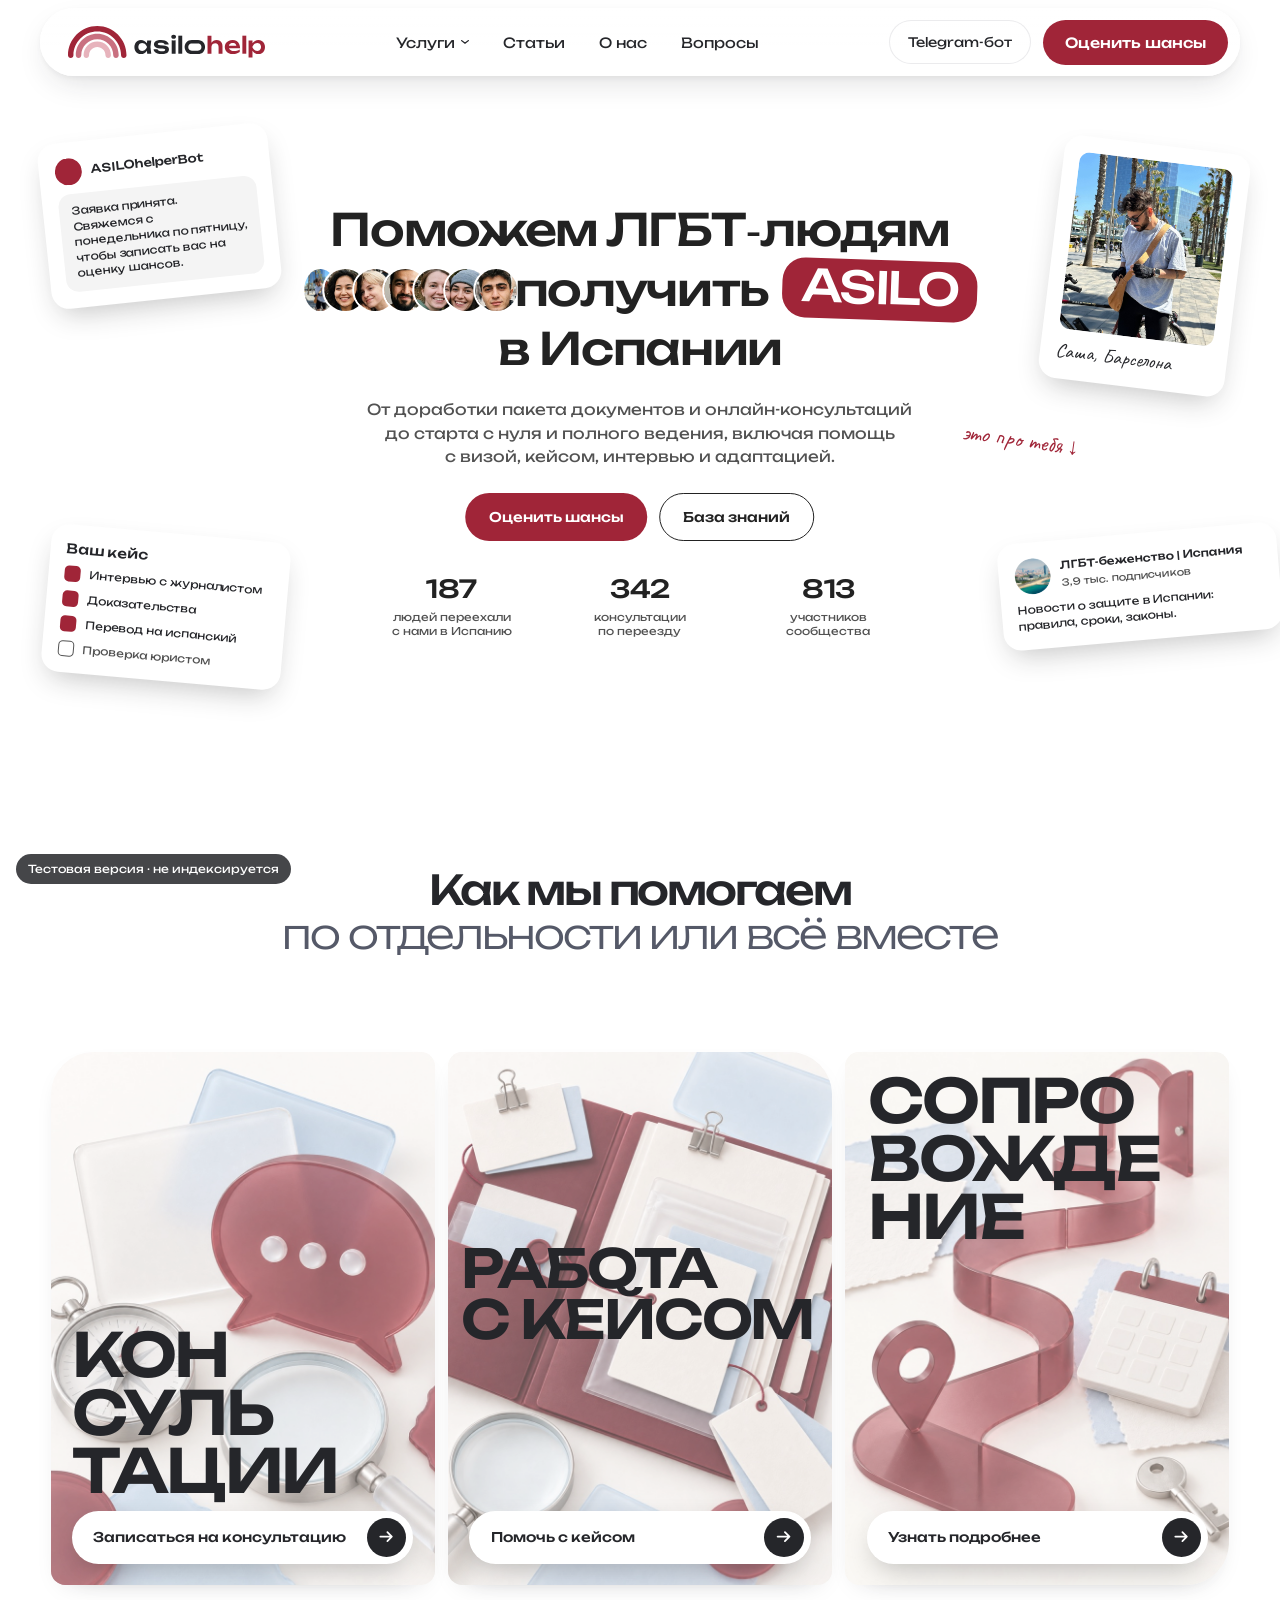
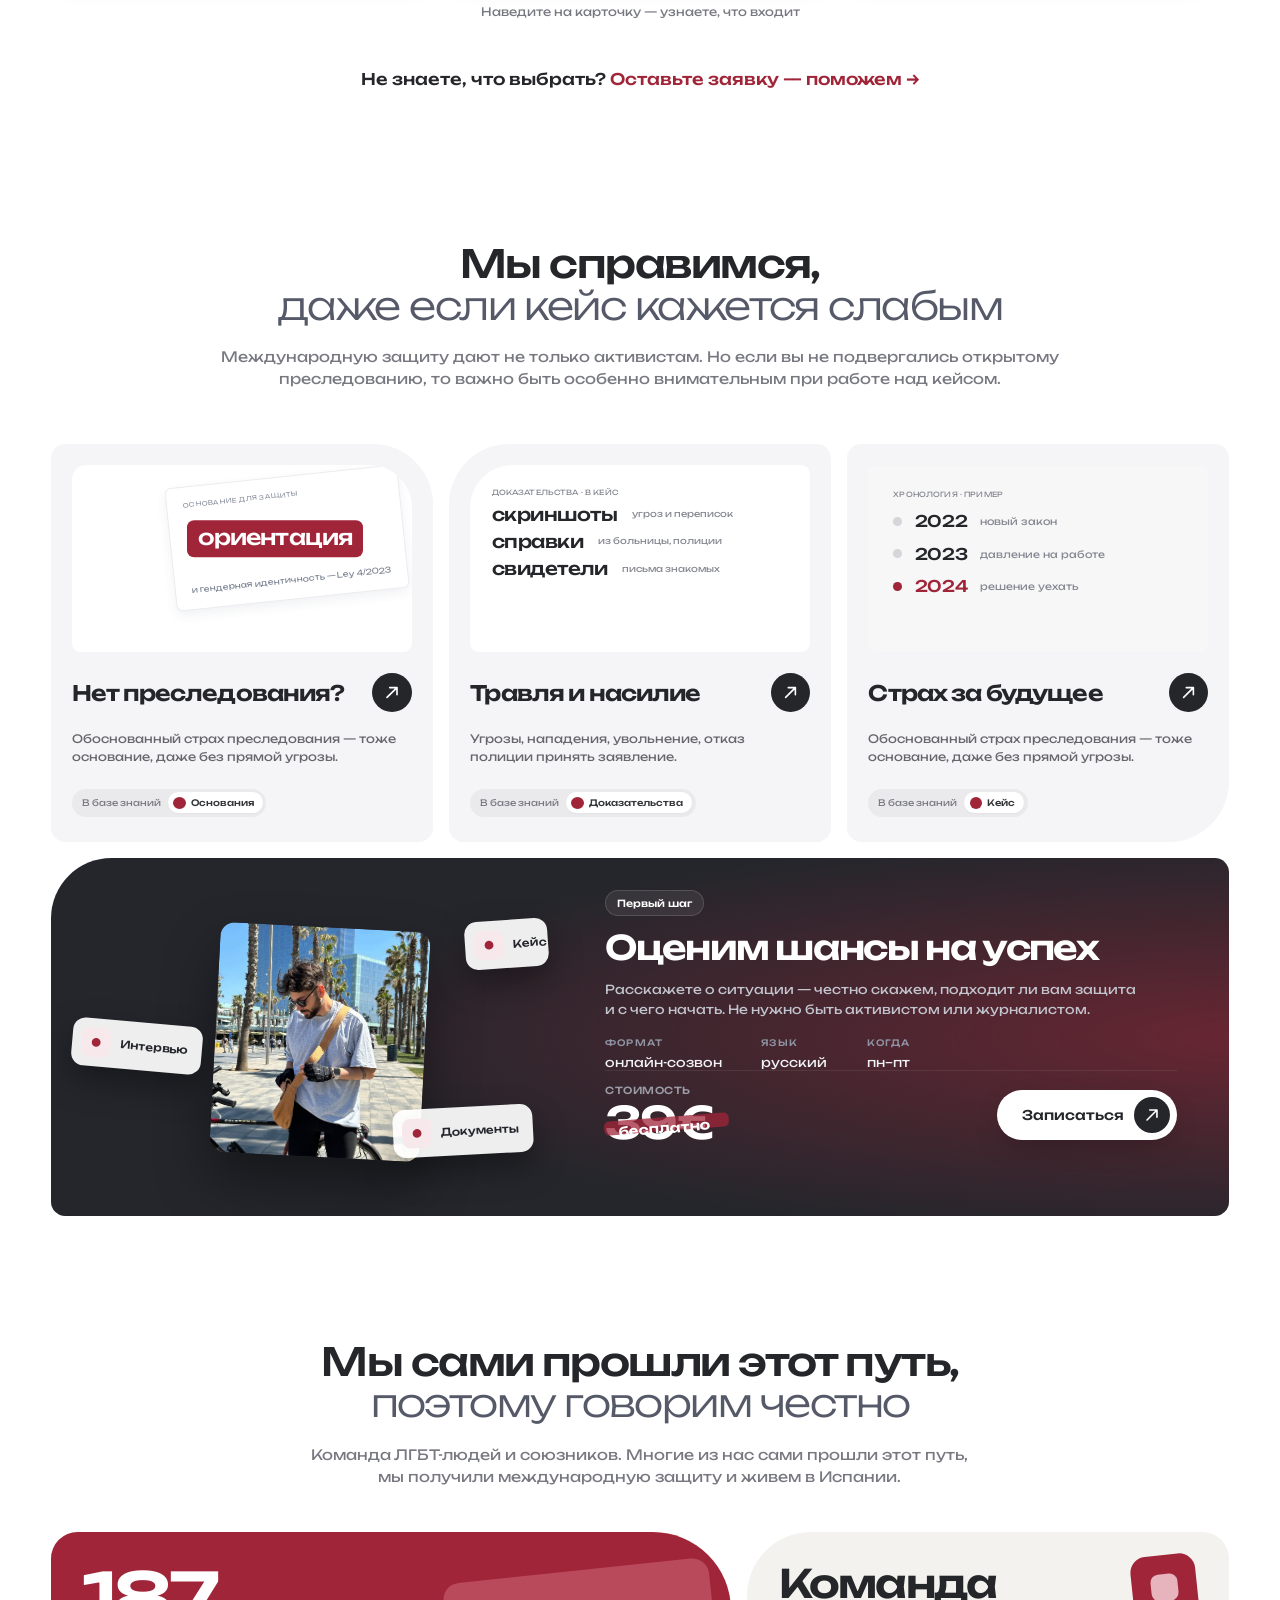
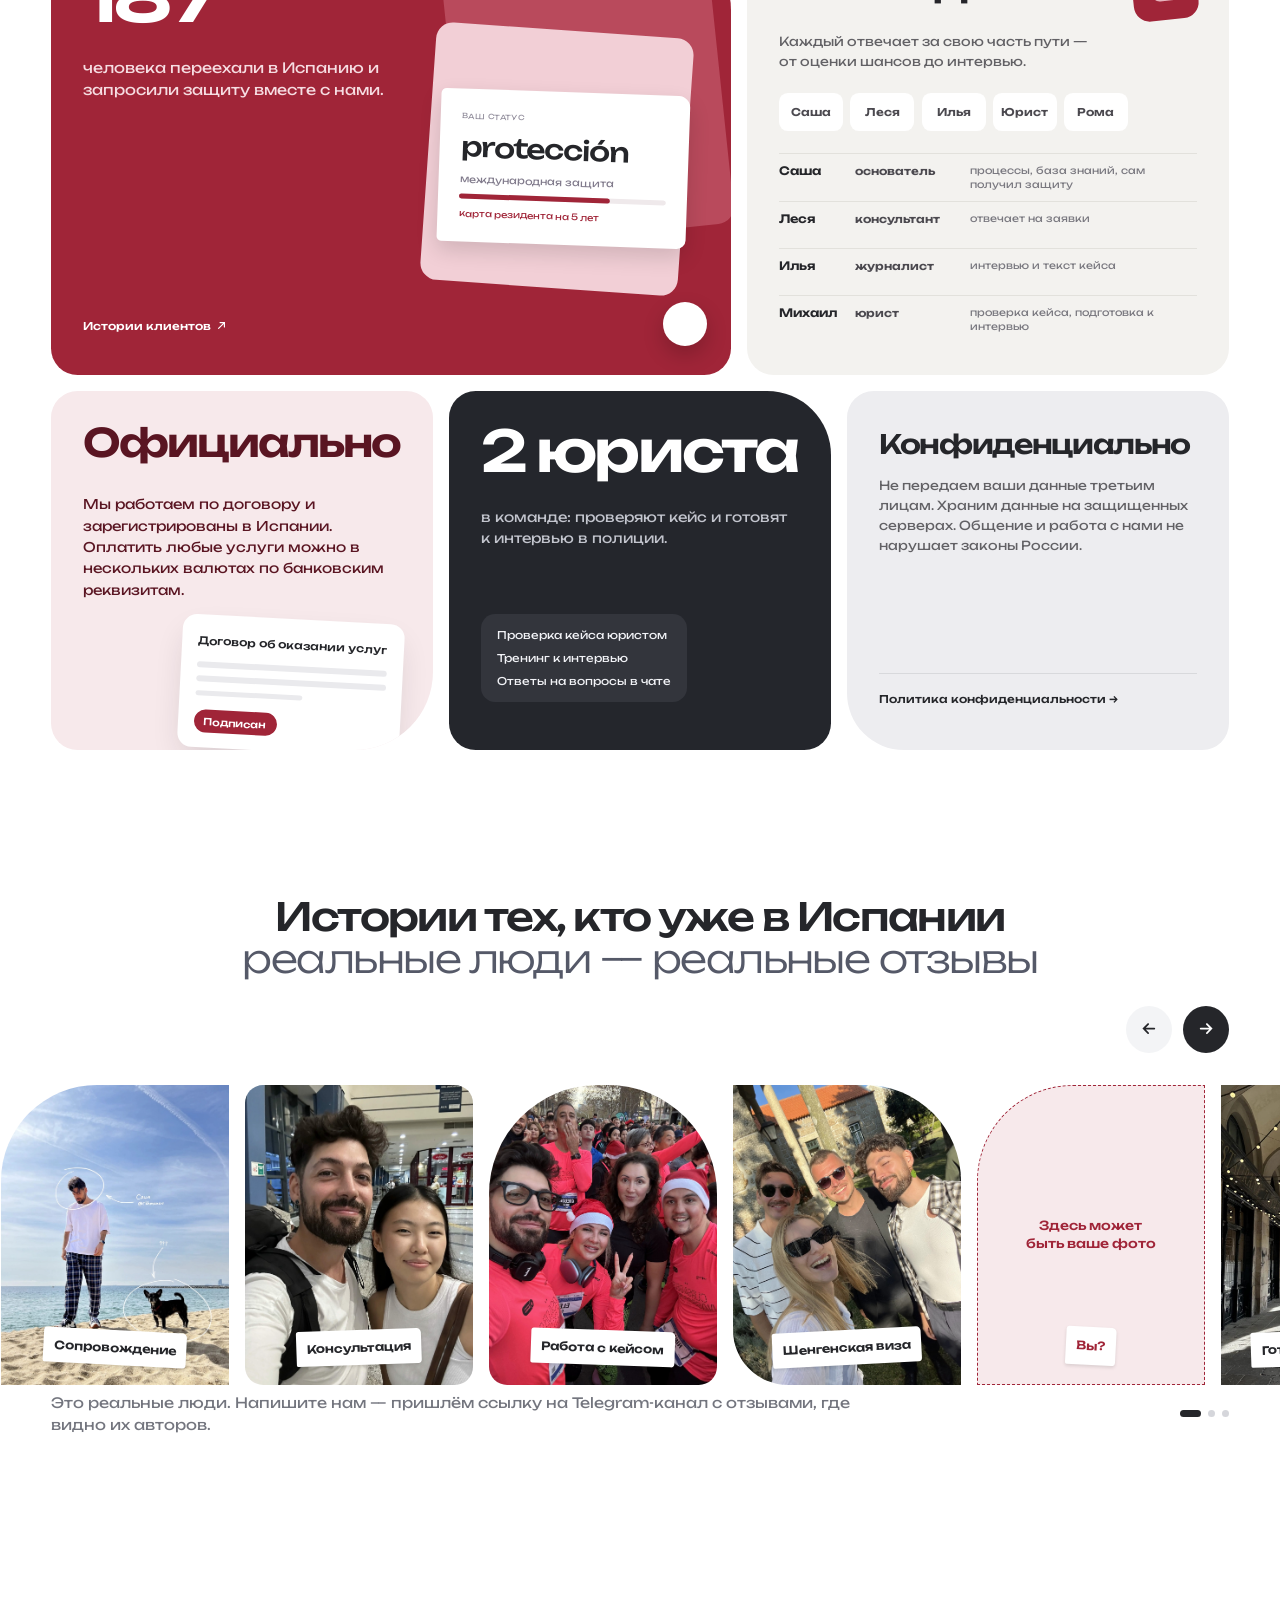
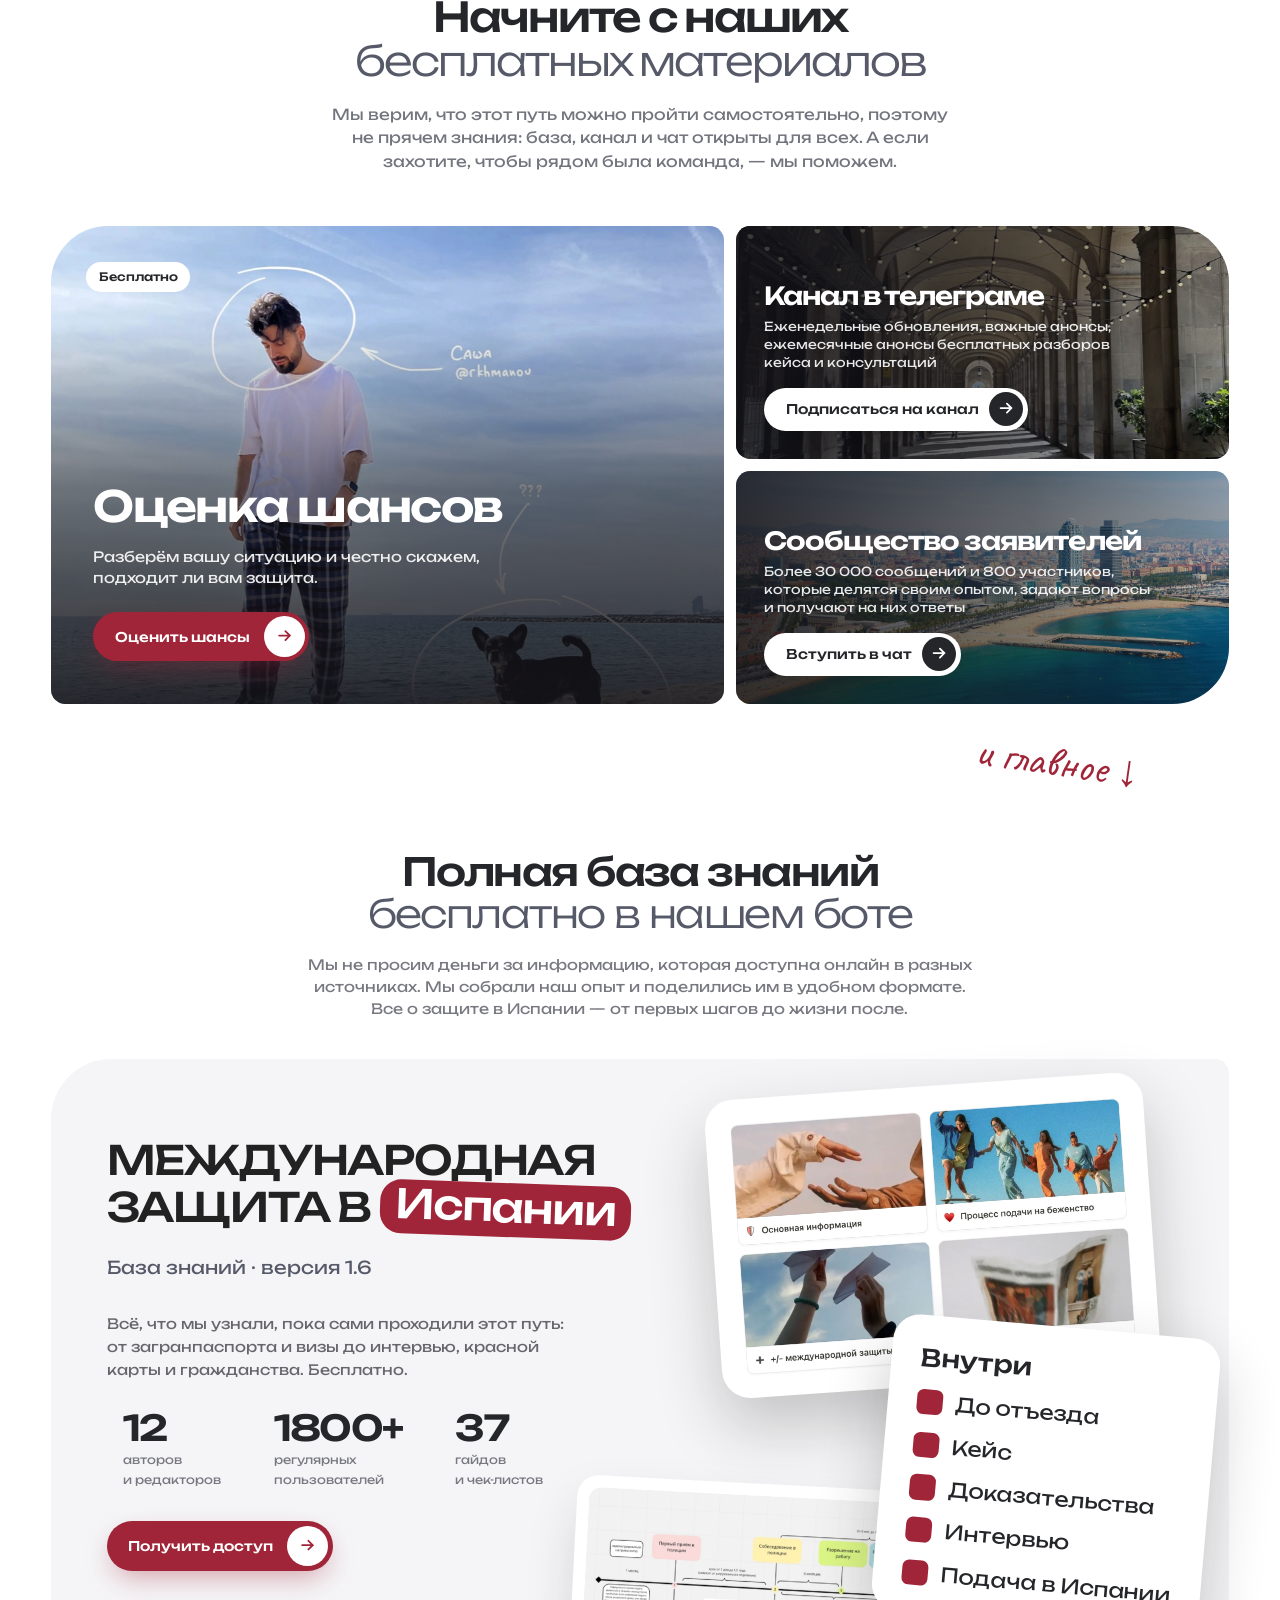
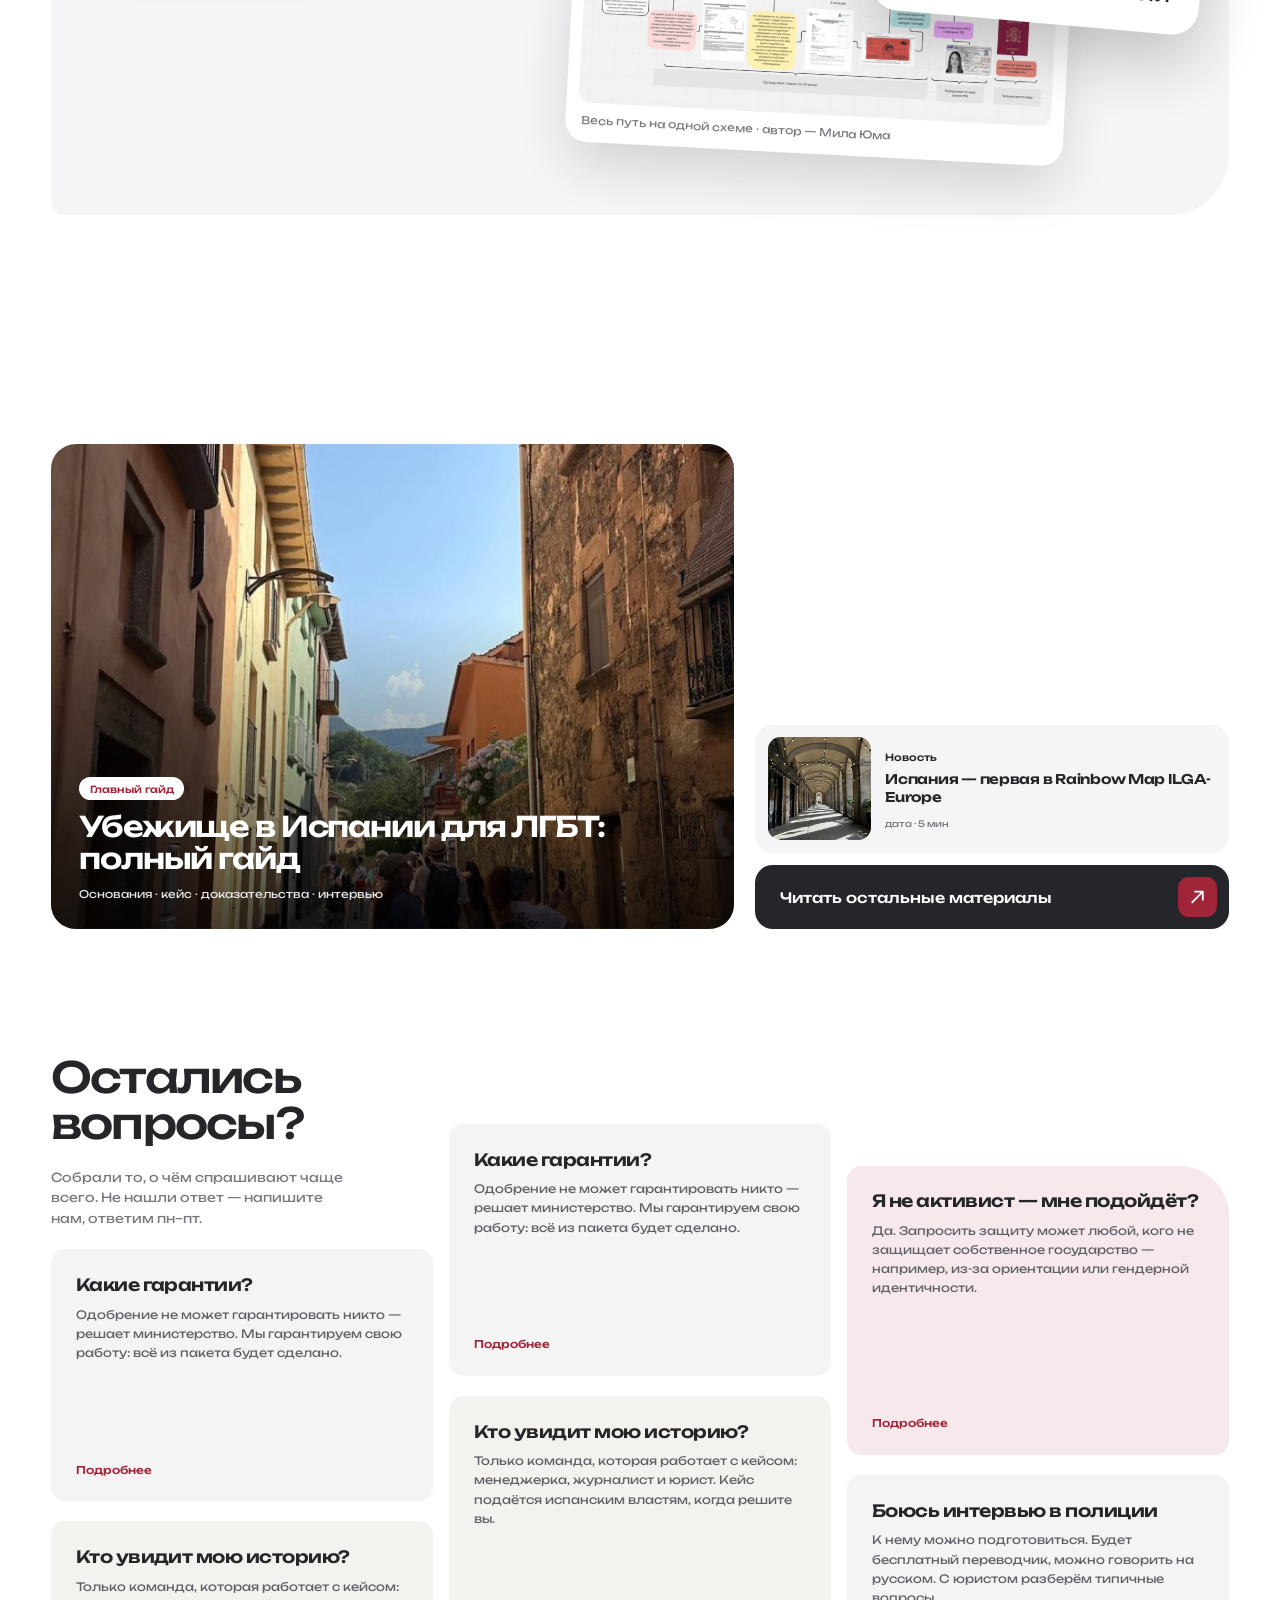
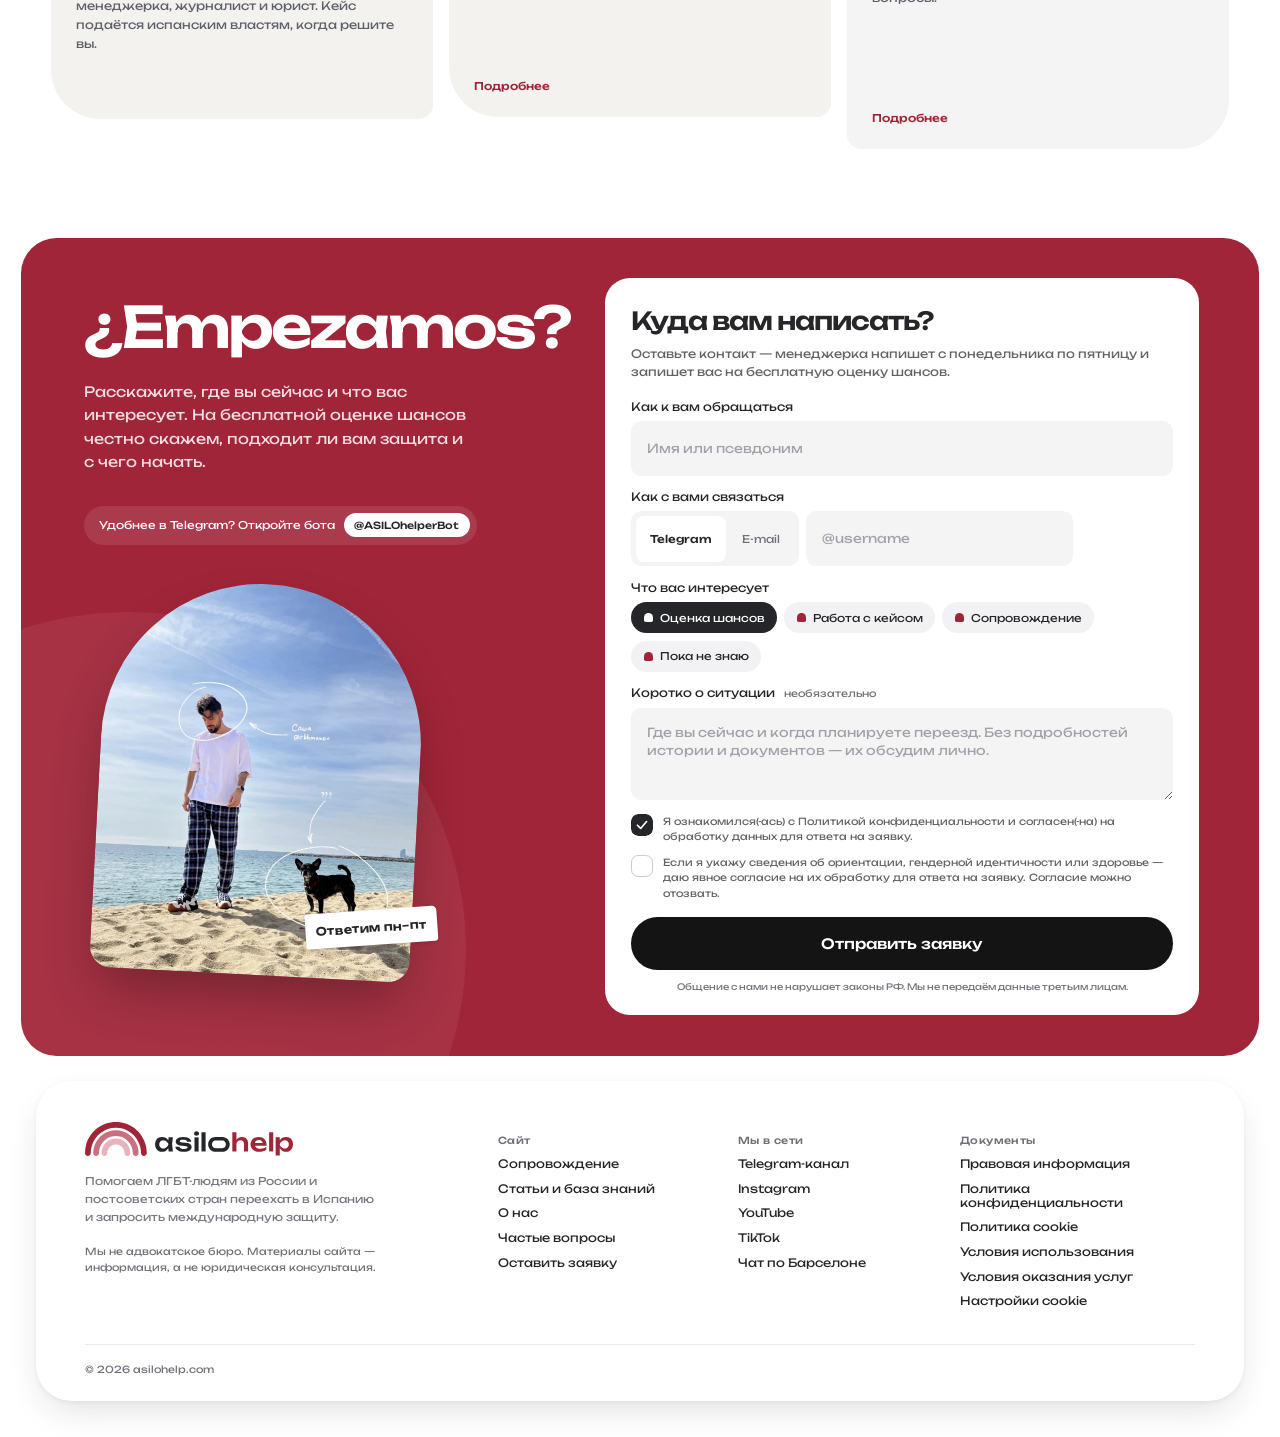
<file: index.html>
<!doctype html>
<html lang="ru">
<head>
<meta charset="utf-8">
<meta name="viewport" content="width=device-width, initial-scale=1">
<meta name="robots" content="noindex, nofollow">
<title>asilohelp — международная защита в Испании (тестовая версия)</title>
<meta name="description" content="Консультации, работа с кейсом и сопровождение при переезде в Испанию и запросе международной защиты.">
<link rel="icon" href="img/logo.svg">
<link rel="preconnect" href="https://fonts.googleapis.com">
<link rel="preconnect" href="https://fonts.gstatic.com" crossorigin>
<link href="https://fonts.googleapis.com/css2?family=Caveat&family=Unbounded:wght@300;400;500;600&display=swap" rel="stylesheet">
<link rel="stylesheet" href="motion.css?v=16">
<link rel="stylesheet" href="site.css?v=16">
<script>(function(){var r=document.documentElement;function z(){var w=window.innerWidth;r.style.setProperty('--z',(w>=1100&&w!==1440)?Math.min(w/1440,1.6):1);}z();addEventListener('resize',z);})();document.documentElement.classList.add('m-js');if(location.search.indexOf('shot')>-1)document.documentElement.classList.add('shot')</script>
<style>.shot *,.shot *::before{transition:none!important;animation:none!important} @media (max-width:700px){.br-d{display:none}} .scr, .fl { transform: rotate(var(--rot, 0deg)); } @media (max-width: 1100px) { .fl--inside { animation: none; } }</style>
</head>
<body>

<header class="m-header m-header--stay">
  <div class="hdr">
    <a class="hdr__logo" href="#top" aria-label="asilohelp — на главную"><img src="img/logo.svg" alt="asilohelp" width="197" height="32"></a>
    <nav aria-label="Меню">
      <a href="#help">Услуги <img src="img/chevron.svg" alt="" width="8" height="4"></a>
      <a href="#news">Статьи</a>
      <a href="#us">О нас</a>
      <a href="#faq">Вопросы</a>
    </nav>
    <div class="hdr__cta">
      <a class="hdr__bot m-btn" href="https://t.me/ASILOhelperBot?start=site_home" target="_blank" rel="noopener">Telegram-бот</a>
      <a class="hdr__main m-btn m-btn--accent" href="#apply">Оценить шансы</a>
    </div>
  </div>
</header>

<main id="top">

<!-- 1 · Первый экран -->
<section class="hero"><div class="hero__stage">
  <div class="hero__center">
    <h1>
      <span>Поможем ЛГБТ‑людям</span>
      <span class="hero__row">
        <span class="faces" aria-hidden="true"><img src="img/hero-sasha.jpg" alt=""><img src="img/face1.png" alt=""><img src="img/face2.png" alt=""><img src="img/face3.png" alt=""><img src="img/face4.png" alt=""><img src="img/face5.png" alt=""><img src="img/face6.png" alt=""></span>
        <span>получить</span><span class="mark">ASILO</span>
      </span>
      <span>в Испании</span>
    </h1>
    <p class="hero__lead">От доработки пакета документов и онлайн-консультаций<br class="br-d"> до старта с нуля и полного ведения, включая помощь<br class="br-d"> с визой, кейсом, интервью и адаптацией.</p>
    <div class="hero__btns">
      <a class="btn btn--accent m-btn m-btn--accent" href="#apply">Оценить шансы</a>
      <a class="btn btn--outline m-btn" href="#kb">База знаний</a>
    </div>
    <div class="hero__nums" data-reveal>
      <div><b data-count="187">187</b><span>людей переехали<br>с нами в Испанию</span></div>
      <div><b data-count="342">342</b><span>консультации<br>по переезду</span></div>
      <div><b data-count="813">813</b><span>участников<br>сообщества</span></div>
    </div>
  </div>

  <div class="scr scr--bot m-float" style="--dur:8s;--lift:-10px" aria-hidden="true">
    <div class="scr__head"><img src="img/bot-ava.svg" alt="" width="30" height="30">ASILOhelperBot</div>
    <div class="scr__msg">Заявка принята. Свяжемся с понедельника по пятницу, чтобы записать вас на оценку шансов.</div>
  </div>
  <div class="scr scr--polaroid m-float" style="--dur:10s;--delay:-3s;--lift:-12px" aria-hidden="true">
    <img src="img/hero-sasha.jpg" alt=""><span class="hand">Саша, Барселона</span>
  </div>
  <div class="scr scr--case m-float" style="--dur:9s;--delay:-5s;--lift:-8px" aria-hidden="true">
    <b>Ваш кейс</b>
    <span class="chk"><i></i>Интервью с журналистом</span>
    <span class="chk"><i></i>Доказательства</span>
    <span class="chk"><i></i>Перевод на испанский</span>
    <span class="chk chk--off"><i></i>Проверка юристом</span>
  </div>
  <div class="scr scr--channel m-float" style="--dur:11s;--delay:-2s;--lift:-9px" aria-hidden="true">
    <div class="ch"><img src="img/channel-ava.png" alt=""><div><b>ЛГБТ-беженство | Испания</b><small>3,9 тыс. подписчиков</small></div></div>
    <p>Новости о защите в Испании: правила, сроки, законы.</p>
  </div>
  <span class="hero__note hand" aria-hidden="true">это про тебя ↓</span>
</div></section>

<!-- 2 · Как мы помогаем -->
<section class="help" id="help">
  <div class="wrap">
    <div class="sh" data-reveal><h2>Как мы помогаем<span>по отдельности или всё вместе</span></h2></div>
    <div class="help__grid" data-reveal-group="0.08">
      <div class="flip fc--a" data-reveal tabindex="0" aria-label="Консультации: нажмите, чтобы узнать, что входит">
        <div class="flip__inner">
          <div class="flip__face flip__front"><img src="img/flip-consult.jpg" alt=""><h3 class="visually-hidden">Консультации</h3><span class="ft ft--a">КОН<br>СУЛЬ<br>ТАЦИИ</span></div>
          <div class="flip__face flip__back" aria-hidden="true"><img src="img/flip-consult.jpg" alt=""><p><b>Ответим на все вопросы</b> по переезду и адаптации. Обсудим интервью, программу и кейс. А если есть готовый — <b>проверим его</b>, соберём список рекомендаций и подготовим <b>персональный гайд</b> по сбору доказательств.</p></div>
        </div>
        <a class="btn btn--white m-btn flip__btn" href="#apply">Записаться на консультацию <img class="m-arrow" src="img/arrow-dark.svg" alt="" width="44" height="44"></a>
      </div>
      <div class="flip fc--b" data-reveal tabindex="0" aria-label="Работа с кейсом: нажмите, чтобы узнать, что входит">
        <div class="flip__inner">
          <div class="flip__face flip__front"><img src="img/flip-case.jpg" alt=""><h3 class="visually-hidden">Работа с кейсом</h3><span class="ft ft--b">РАБОТА<br>С КЕЙСОМ</span></div>
          <div class="flip__face flip__back" aria-hidden="true"><img src="img/flip-case.jpg" alt=""><p><b>Команда из 5 человек</b> будет работать над вашим кейсом: мы начнём с интервью, соберём доказательную базу, подготовим отчёт о ситуации в стране и переведём готовый материал на испанский язык. Вы получаете <b>готовый к подаче документ</b>.</p></div>
        </div>
        <a class="btn btn--white m-btn flip__btn" href="#apply">Помочь с кейсом <img class="m-arrow" src="img/arrow-dark.svg" alt="" width="44" height="44"></a>
      </div>
      <div class="flip fc--c" data-reveal tabindex="0" aria-label="Сопровождение: нажмите, чтобы узнать, что входит">
        <div class="flip__inner">
          <div class="flip__face flip__front"><img src="img/flip-sopr.jpg" alt=""><h3 class="visually-hidden">Сопровождение</h3><span class="ft ft--c">СОПРО<br>ВОЖДЕ<br>НИЕ</span></div>
          <div class="flip__face flip__back" aria-hidden="true"><img src="img/flip-sopr.jpg" alt=""><p><b>Помогаем с нуля</b>: поможем сделать загранпаспорт, найдём слот и подготовим документы на визу, поможем с кейсом <b>от начала и до конца</b>, запишем на подачу и подготовим к интервью. После откроем счёт и <b>поможем с адаптацией</b>.</p></div>
        </div>
        <a class="btn btn--white m-btn flip__btn" href="#apply">Узнать подробнее <img class="m-arrow" src="img/arrow-dark.svg" alt="" width="44" height="44"></a>
      </div>
    </div>
    <p class="flip-hint">Наведите на карточку — узнаете, что входит</p>
    <p class="help__more" data-reveal>Не знаете, что выбрать? <a href="#apply">Оставьте заявку — поможем →</a></p>
  </div>
</section>

<!-- 3 · Кому мы помогаем -->
<section class="who">
  <div class="wrap">
    <div class="sh sh--sm" data-reveal><h2>Мы справимся,<span>даже если кейс кажется слабым</span></h2>
      <p>Международную защиту дают не только активистам. Но если вы не подвергались открытому преследованию, то важно быть особенно внимательным при работе над кейсом.</p></div>
    <div class="tiles3" data-reveal-group="0.08">
      <article class="tile m-card" data-reveal>
        <div class="mini"><div class="basis"><small>ОСНОВАНИЕ ДЛЯ ЗАЩИТЫ</small><b>ориентация</b><em>и гендерная идентичность — Ley 4/2023</em></div></div>
        <div class="tile__head"><h3>Нет преследования?</h3><img class="m-arrow" src="img/arrow-diag.svg" alt="" width="44" height="44"></div>
        <p>Обоснованный страх преследования — тоже основание, даже без прямой угрозы.</p>
        <div class="inkb">В базе знаний <span><img src="img/dot-red14.svg" alt="" width="14" height="14">Основания</span></div>
      </article>
      <article class="tile m-card" data-reveal>
        <div class="mini"><div class="evid"><small>ДОКАЗАТЕЛЬСТВА · В КЕЙС</small>
          <div><b>скриншоты</b><span>угроз и переписок</span></div><div><b>справки</b><span>из больницы, полиции</span></div><div><b>свидетели</b><span>письма знакомых</span></div></div></div>
        <div class="tile__head"><h3>Травля и насилие</h3><img class="m-arrow" src="img/arrow-diag.svg" alt="" width="44" height="44"></div>
        <p>Угрозы, нападения, увольнение, отказ полиции принять заявление.</p>
        <div class="inkb">В базе знаний <span><img src="img/dot-red14.svg" alt="" width="14" height="14">Доказательства</span></div>
      </article>
      <article class="tile m-card" data-reveal>
        <div class="mini"><div class="chron"><small>ХРОНОЛОГИЯ · ПРИМЕР</small>
          <div><i></i><b>2022</b><span>новый закон</span></div><div><i></i><b>2023</b><span>давление на работе</span></div><div class="on"><i></i><b>2024</b><span>решение уехать</span></div></div></div>
        <div class="tile__head"><h3>Страх за будущее</h3><img class="m-arrow" src="img/arrow-diag.svg" alt="" width="44" height="44"></div>
        <p>Обоснованный страх преследования — тоже основание, даже без прямой угрозы.</p>
        <div class="inkb">В базе знаний <span><img src="img/dot-red14.svg" alt="" width="14" height="14">Кейс</span></div>
      </article>
    </div>
    <div class="dark" data-reveal>
      <div class="dark__art" aria-hidden="true">
        <img class="dark__photo" src="img/hero-sasha.jpg" alt="">
        <span class="chip chip--1"><img src="img/chip-icon.svg" alt="" width="34" height="34">Кейс</span>
        <span class="chip chip--2"><img src="img/chip-icon.svg" alt="" width="34" height="34">Интервью</span>
        <span class="chip chip--3"><img src="img/chip-icon.svg" alt="" width="34" height="34">Документы</span>
      </div>
      <div class="dark__text">
        <span class="pill-dark">Первый шаг</span>
        <h3>Оценим шансы на успех</h3>
        <p>Расскажете о ситуации — честно скажем, подходит ли вам защита и с чего начать. Не нужно быть активистом или журналистом.</p>
        <div class="facts"><div><small>ФОРМАТ</small><span>онлайн-созвон</span></div><div><small>ЯЗЫК</small><span>русский</span></div><div><small>КОГДА</small><span>пн–пт</span></div></div>
        <div class="dark__bottom">
          <div class="price"><small>СТОИМОСТЬ</small><b>39€</b><em>бесплатно</em></div>
          <a class="btn btn--white m-btn" href="#apply">Записаться <img class="m-arrow" src="img/arrow-diag40.svg" alt="" width="40" height="40"></a>
        </div>
      </div>
    </div>
  </div>
</section>

<!-- 4 · Кто мы -->
<section class="us" id="us">
  <div class="wrap">
    <div class="sh sh--sm" data-reveal><h2>Мы сами прошли этот путь,<span>поэтому говорим честно</span></h2>
      <p>Команда ЛГБТ-людей и союзников. Многие из нас сами прошли этот путь, мы получили международную защиту и живем в Испании.</p></div>
    <div class="bento" data-reveal-group="0.08">
      <div class="b b--red" data-reveal>
        <div class="big" data-count="187">187</div>
        <p>человека переехали в Испанию и запросили защиту вместе с нами.</p>
        <a class="link" href="#reviews">Истории клиентов <img src="img/arrow-small-white.svg" alt="" width="8" height="8"></a>
        <div class="stack" aria-hidden="true"><i></i><i></i>
          <div class="status"><small>ВАШ СТАТУС</small><b>protección</b><span>международная защита</span><div class="bar"><i></i></div><em>карта резидента на 5 лет</em></div></div>
        <span class="dot" aria-hidden="true"></span>
      </div>
      <div class="b b--team" data-reveal>
        <h3>Команда</h3><span class="sq" aria-hidden="true"><i></i></span>
        <p>Каждый отвечает за свою часть пути — от оценки шансов до интервью.</p>
        <div class="names"><span>Саша</span><span>Леся</span><span>Илья</span><span>Юрист</span><span>Рома</span></div>
        <div class="roles">
          <div><b>Саша</b><strong>основатель</strong><span>процессы, база знаний, сам получил защиту</span></div>
          <div><b>Леся</b><strong>консультант</strong><span>отвечает на заявки</span></div>
          <div><b>Илья</b><strong>журналист</strong><span>интервью и текст кейса</span></div>
          <div><b>Михаил</b><strong>юрист</strong><span>проверка кейса, подготовка к интервью</span></div>
        </div>
      </div>
    </div>
    <div class="bento3" data-reveal-group="0.08">
      <div class="b b3 b3--pink" data-reveal>
        <h3>Официально</h3>
        <p>Мы работаем по договору и зарегистрированы в Испании. Оплатить любые услуги можно в нескольких валютах по банковским реквизитам.</p>
        <div class="doc" aria-hidden="true"><b>Договор об оказании услуг</b><i></i><i></i><i style="width:120px"></i><span>Подписан</span></div>
      </div>
      <div class="b b3 b3--dark" data-reveal>
        <h3>2 юриста</h3>
        <p>в команде: проверяют кейс и готовят к интервью в полиции.</p>
        <ul><li>Проверка кейса юристом</li><li>Тренинг к интервью</li><li>Ответы на вопросы в чате</li></ul>
      </div>
      <div class="b b3 b3--gray" data-reveal>
        <h3>Конфиденциально</h3>
        <p>Не передаем ваши данные третьим лицам. Храним данные на защищенных серверах. Общение и работа с нами не нарушает законы России.</p>
        <a href="#">Политика конфиденциальности →</a>
      </div>
    </div>
  </div>
</section>

<!-- 5 · Отзывы -->
<section class="reviews" id="reviews">
  <div class="wrap">
    <div class="sh sh--sm" data-reveal><h2>Истории тех, кто уже в Испании<span>реальные люди — реальные отзывы</span></h2></div>
    <div class="reviews__nav"><button type="button" data-dir="-1" aria-label="Назад"><img src="img/btn-prev.svg" alt="" width="52" height="52"></button><button type="button" data-dir="1" aria-label="Вперёд"><img src="img/btn-next.svg" alt="" width="52" height="52"></button></div>
  </div>
  <div class="reel" id="reel">
    <div class="rv rv--a"><img src="img/rv-sasha-dog.jpg" alt=""><span class="sticker" style="--r:3deg">Сопровождение</span></div>
    <div class="rv rv--b"><img src="img/help-case.jpg" alt=""><span class="sticker" style="--r:-2deg">Консультация</span></div>
    <div class="rv rv--c"><img src="img/help-sopr.jpg" alt=""><span class="sticker" style="--r:2deg">Работа с кейсом</span></div>
    <div class="rv rv--d"><img src="img/rv-friends.jpg" alt=""><span class="sticker" style="--r:-3deg">Шенгенская виза</span></div>
    <div class="rv rv--you"><span>Здесь может<br>быть ваше фото</span><span class="sticker" style="--r:3deg">Вы?</span></div>
    <div class="rv rv--e"><img src="img/rv-gothic.jpg" alt=""><span class="sticker" style="--r:-2deg">Готический квартал</span></div>
    <div class="rv rv--c"><img src="img/rv-oldtown.jpg" alt=""><span class="sticker" style="--r:2deg">Старый город</span></div>
  </div>
  <div class="wrap reviews__foot">
    <p>Это реальные люди. Напишите нам — пришлём ссылку на Telegram-канал с отзывами, где видно их авторов.</p>
    <div class="dots" aria-hidden="true"><i></i><i></i><i></i></div>
  </div>
</section>

<!-- 6 · Бесплатно -->
<section class="free">
  <div class="wrap">
    <div class="sh" data-reveal><h2>Начните с наших<span>бесплатных материалов</span></h2>
      <p>Мы верим, что этот путь можно пройти самостоятельно, поэтому не прячем знания: база, канал и чат открыты для всех. А если захотите, чтобы рядом была команда, — мы поможем.</p></div>
    <div class="free__grid" data-reveal-group="0.08">
      <article class="ftile ftile--main m-card" data-reveal>
        <img src="img/rv-sasha-dog.jpg" alt="">
        <span class="badge">Бесплатно</span>
        <div>
          <h3>Оценка шансов</h3>
          <p>Разберём вашу ситуацию и честно скажем, подходит ли вам защита.</p>
          <a class="btn btn--accent btn--pill m-btn m-btn--accent" href="#apply">Оценить шансы <img class="m-arrow" src="img/arrow-white46.svg" alt="" width="46" height="46"></a>
        </div>
      </article>
      <div class="free__side">
        <article class="ftile ftile--side ftile--tr m-card" data-reveal>
          <img src="img/rv-gothic.jpg" alt="">
          <h3>Канал в телеграме</h3>
          <p>Еженедельные обновления, важные анонсы, ежемесячные анонсы бесплатных разборов кейса и консультаций</p>
          <a class="btn btn--white m-btn" href="https://t.me/spainLGBTQ" target="_blank" rel="noopener">Подписаться на канал <img class="m-arrow" src="img/arrow-dark38.svg" alt="" width="38" height="38"></a>
        </article>
        <article class="ftile ftile--side ftile--br m-card" data-reveal>
          <img src="img/free-chat.jpg" alt="">
          <h3>Сообщество заявителей</h3>
          <p>Более 30 000 сообщений и 800 участников, которые делятся своим опытом, задают вопросы и получают на них ответы</p>
          <a class="btn btn--white m-btn" href="https://t.me/+GRq-QZJDqDNlNDEy" target="_blank" rel="noopener">Вступить в чат <img class="m-arrow" src="img/arrow-dark38.svg" alt="" width="38" height="38"></a>
        </article>
      </div>
    </div>
  </div>
  <span class="free__note hand" aria-hidden="true">и главное ↓</span>
</section>

<!-- 7 · База знаний -->
<section class="kb" id="kb">
  <div class="wrap">
    <div class="sh sh--sm" data-reveal><h2>Полная база знаний<span>бесплатно в нашем боте</span></h2>
      <p>Мы не просим деньги за информацию, которая доступна онлайн в разных источниках. Мы собрали наш опыт и поделились им в удобном формате. Все о защите в Испании — от первых шагов до жизни после.</p></div>
    <div class="kb__box" data-reveal>
      <div class="kb__title">МЕЖДУНАРОДНАЯ<br>ЗАЩИТА В<span class="mark">Испании</span></div>
      <p class="kb__ver">База знаний · версия 1.6</p>
      <p class="kb__lead">Всё, что мы узнали, пока сами проходили этот путь: от загранпаспорта и визы до интервью, красной карты и гражданства. Бесплатно.</p>
      <div class="kb__nums">
        <div><b data-count="12">12</b><span>авторов<br>и редакторов</span></div>
        <div><b>1800+</b><span>регулярных<br>пользователей</span></div>
        <div><b data-count="37">37</b><span>гайдов<br>и чек-листов</span></div>
      </div>
      <a class="btn btn--accent btn--pill m-btn m-btn--accent" href="https://t.me/ASILOhelperBot?start=site_home" target="_blank" rel="noopener">Получить доступ <img class="m-arrow" src="img/arrow-white46.svg" alt="" width="46" height="46"></a>
      <div class="fl fl--screens m-float" style="--dur:10s;--lift:-8px" aria-hidden="true"><img src="img/kb-screens.jpg" alt=""></div>
      <div class="fl fl--timeline m-float" style="--dur:12s;--delay:-4s;--lift:-7px" aria-hidden="true"><img src="img/kb-timeline.jpg" alt=""><p>Весь путь на одной схеме · автор — Мила Юма</p></div>
      <div class="fl fl--inside m-float" style="--dur:9s;--delay:-2s;--lift:-10px" aria-hidden="true"><b>Внутри</b><span>До отъезда</span><span>Кейс</span><span>Доказательства</span><span>Интервью</span><span>Подача в Испании</span></div>
    </div>
  </div>
</section>

<!-- 8 · Главные новости и материалы -->
<section class="news" id="news">
  <div class="wrap">
    <h2 data-reveal>Главные новости и материалы<span>читайте на нашем сайте</span></h2>
    <div class="news__grid" data-reveal-group="0.08">
      <a class="lead-art m-card m-photo" href="#" data-reveal>
        <img src="img/rv-oldtown.jpg" alt="">
        <span>Главный гайд</span>
        <h3>Убежище в Испании для ЛГБТ: полный гайд</h3>
        <small>Основания · кейс · доказательства · интервью</small>
      </a>
      <div class="news__list">
        <a class="art m-card" href="#" data-reveal><img src="img/help-case.jpg" alt=""><div><small>Новость</small><b>Транзитная виза для россиян с 12.07.2025</b><span>дата · 5 мин</span></div></a>
        <a class="art m-card" href="#" data-reveal><img src="img/art-interview.jpg" alt=""><div><small class="g">Гайд</small><b>Как проходит интервью в полиции</b><span>дата · 5 мин</span></div></a>
        <a class="art m-card" href="#" data-reveal><img src="img/rv-gothic.jpg" alt=""><div><small>Новость</small><b>Испания — первая в Rainbow Map ILGA-Europe</b><span>дата · 5 мин</span></div></a>
        <a class="more m-btn" href="#" data-reveal>Читать остальные материалы <img class="m-arrow" src="img/arrow-red44.svg" alt="" width="44" height="44"></a>
      </div>
    </div>
  </div>
</section>

<!-- 9 · Вопросы -->
<section class="faq" id="faq">
  <div class="wrap faq__grid">
    <div class="faq__col">
      <div class="faq__intro" data-reveal><h2>Остались<br>вопросы?</h2><p>Собрали то, о чём спрашивают чаще всего. Не нашли ответ — напишите нам, ответим пн–пт.</p></div>
      <div class="q m-card" data-reveal><h3>Какие гарантии?</h3><p>Одобрение не может гарантировать никто — решает министерство. Мы гарантируем свою работу: всё из пакета будет сделано.</p><a href="#">Подробнее</a></div>
      <div class="q q--beige q--short m-card" data-reveal><h3>Кто увидит мою историю?</h3><p>Только команда, которая работает с кейсом: менеджерка, журналист и юрист. Кейс подаётся испанским властям, когда решите вы.</p></div>
    </div>
    <div class="faq__col">
      <div class="q m-card" data-reveal><h3>Какие гарантии?</h3><p>Одобрение не может гарантировать никто — решает министерство. Мы гарантируем свою работу: всё из пакета будет сделано.</p><a href="#">Подробнее</a></div>
      <div class="q q--beige q--tall m-card" data-reveal><h3>Кто увидит мою историю?</h3><p>Только команда, которая работает с кейсом: менеджерка, журналист и юрист. Кейс подаётся испанским властям, когда решите вы.</p><a href="#">Подробнее</a></div>
    </div>
    <div class="faq__col">
      <div class="q q--pink m-card" data-reveal><h3>Я не активист — мне подойдёт?</h3><p>Да. Запросить защиту может любой, кого не защищает собственное государство — например, из-за ориентации или гендерной идентичности.</p><a href="#">Подробнее</a></div>
      <div class="q q--br m-card" data-reveal><h3>Боюсь интервью в полиции</h3><p>К нему можно подготовиться. Будет бесплатный переводчик, можно говорить на русском. С юристом разберём типичные вопросы.</p><a href="#">Подробнее</a></div>
    </div>
  </div>
</section>

<!-- 10 · Форма -->
<section class="apply" id="apply">
  <div class="apply__box" data-reveal>
    <div class="apply__left">
      <h2>¿Empezamos?</h2>
      <p>Расскажите, где вы сейчас и что вас интересует. На бесплатной оценке шансов честно скажем, подходит ли вам защита и с чего начать.</p>
      <a class="tg m-btn" href="https://t.me/ASILOhelperBot?start=site_home" target="_blank" rel="noopener">Удобнее в Telegram? Откройте бота <span>@ASILOhelperBot</span></a>
      <div class="arch"><img src="img/rv-sasha-dog.jpg" alt=""><span class="sticker">Ответим пн–пт</span></div>
    </div>
    <form class="form" id="form" novalidate>
      <div class="form__body">
        <h3>Куда вам написать?</h3>
        <p>Оставьте контакт — менеджерка напишет с понедельника по пятницу и запишет вас на бесплатную оценку шансов.</p>
        <div class="field"><label for="f-name">Как к вам обращаться</label><input id="f-name" name="name" placeholder="Имя или псевдоним" autocomplete="off"></div>
        <div class="field"><span class="lbl">Как с вами связаться</span>
          <div class="contact"><div class="seg" role="group"><button type="button" class="on">Telegram</button><button type="button">E-mail</button></div><input name="contact" placeholder="@username" aria-label="Контакт" autocomplete="off"></div></div>
        <div class="field"><span class="lbl">Что вас интересует</span>
          <div class="chips" data-single><button type="button" class="on">Оценка шансов</button><button type="button">Работа с кейсом</button><button type="button">Сопровождение</button><button type="button">Пока не знаю</button></div></div>
        <div class="field"><label class="lbl" for="f-about">Коротко о ситуации <small>необязательно</small></label>
          <textarea id="f-about" name="about" placeholder="Где вы сейчас и когда планируете переезд. Без подробностей истории и документов — их обсудим лично."></textarea></div>
        <label class="consent"><input type="checkbox" required checked>Я ознакомился(-ась) с Политикой конфиденциальности и согласен(-на) на обработку данных для ответа на заявку.</label>
        <label class="consent"><input type="checkbox">Если я укажу сведения об ориентации, гендерной идентичности или здоровье — даю явное согласие на их обработку для ответа на заявку. Согласие можно отозвать.</label>
        <button class="submit m-btn" type="submit">Отправить заявку</button>
        <p class="form__note">Общение с нами не нарушает законы РФ. Мы не передаём данные третьим лицам.</p>
      </div>
      <div class="form__ok" role="status"><b>Это тестовая версия сайта</b><p>Форма пока никуда не отправляет данные. Чтобы оставить заявку, напишите в Telegram: <a href="https://t.me/ASILOhelperBot?start=site_home" style="color:var(--accent)">@ASILOhelperBot</a></p></div>
    </form>
  </div>
</section>
</main>

<footer class="foot">
  <div class="foot__card">
    <div class="foot__top">
      <div class="foot__about"><img src="img/logo-footer.svg" alt="asilohelp" width="234" height="38">
        <p>Помогаем ЛГБТ-людям из России и постсоветских стран переехать в Испанию и запросить международную защиту.</p>
        <p>Мы не адвокатское бюро. Материалы сайта — информация, а не юридическая консультация.</p></div>
      <div class="foot__col"><b>Сайт</b><a href="#help">Сопровождение</a><a href="#news">Статьи и база знаний</a><a href="#us">О нас</a><a href="#faq">Частые вопросы</a><a href="#apply">Оставить заявку</a></div>
      <div class="foot__col"><b>Мы в сети</b><a href="https://t.me/spainLGBTQ" target="_blank" rel="noopener">Telegram-канал</a><a href="https://www.instagram.com/rkhmanov/" target="_blank" rel="noopener">Instagram</a><a href="https://www.youtube.com/@rkhmanov/" target="_blank" rel="noopener">YouTube</a><a href="https://www.tiktok.com/@rkhmanov" target="_blank" rel="noopener">TikTok</a><a href="https://t.me/+GRq-QZJDqDNlNDEy" target="_blank" rel="noopener">Чат по Барселоне</a></div>
      <div class="foot__col"><b>Документы</b><a href="#">Правовая информация</a><a href="#">Политика конфиденциальности</a><a href="#">Политика cookie</a><a href="#">Условия использования</a><a href="#">Условия оказания услуг</a><a href="#">Настройки cookie</a></div>
    </div>
    <div class="foot__bottom">© 2026 asilohelp.com</div>
  </div>
</footer>

<div class="test-banner">Тестовая версия · не индексируется</div>

<script src="motion.js"></script>
<script>
  // отзывы: листание
  const reel = document.getElementById('reel');
  document.querySelectorAll('.reviews__nav button').forEach(b => b.addEventListener('click', () => reel.scrollBy({ left: +b.dataset.dir * 275 * 2, behavior: 'smooth' })));
  // форма: переключатели
  document.querySelectorAll('.seg, .chips').forEach(g => g.addEventListener('click', e => {
    const t = e.target.closest('button'); if (!t) return;
    g.querySelectorAll('button').forEach(x => x.classList.toggle('on', x === t));
    if (g.classList.contains('seg')) g.parentElement.querySelector('input').placeholder = t.textContent === 'E-mail' ? 'name@mail.com' : '@username';
  }));
  // карточки услуг: переворот по нажатию (телефон) и с клавиатуры
  document.querySelectorAll('.flip').forEach(f => { f.addEventListener('click', e => { if (e.target.closest('.flip__btn')) return; if (!matchMedia('(hover: hover)').matches) f.classList.toggle('is-flipped'); }); f.addEventListener('keydown', e => { if (e.key === 'Enter' || e.key === ' ') { e.preventDefault(); f.classList.toggle('is-flipped'); } }); });
  if (!matchMedia('(hover: hover)').matches) document.querySelector('.flip-hint').textContent = 'Нажмите на карточку — узнаете, что входит';
  // тестовая версия: форма ничего не отправляет
  document.getElementById('form').addEventListener('submit', e => { e.preventDefault(); e.target.querySelector('.form__body').style.display = 'none'; e.target.querySelector('.form__ok').style.display = 'block'; });
</script>
</body>
</html>
</file>
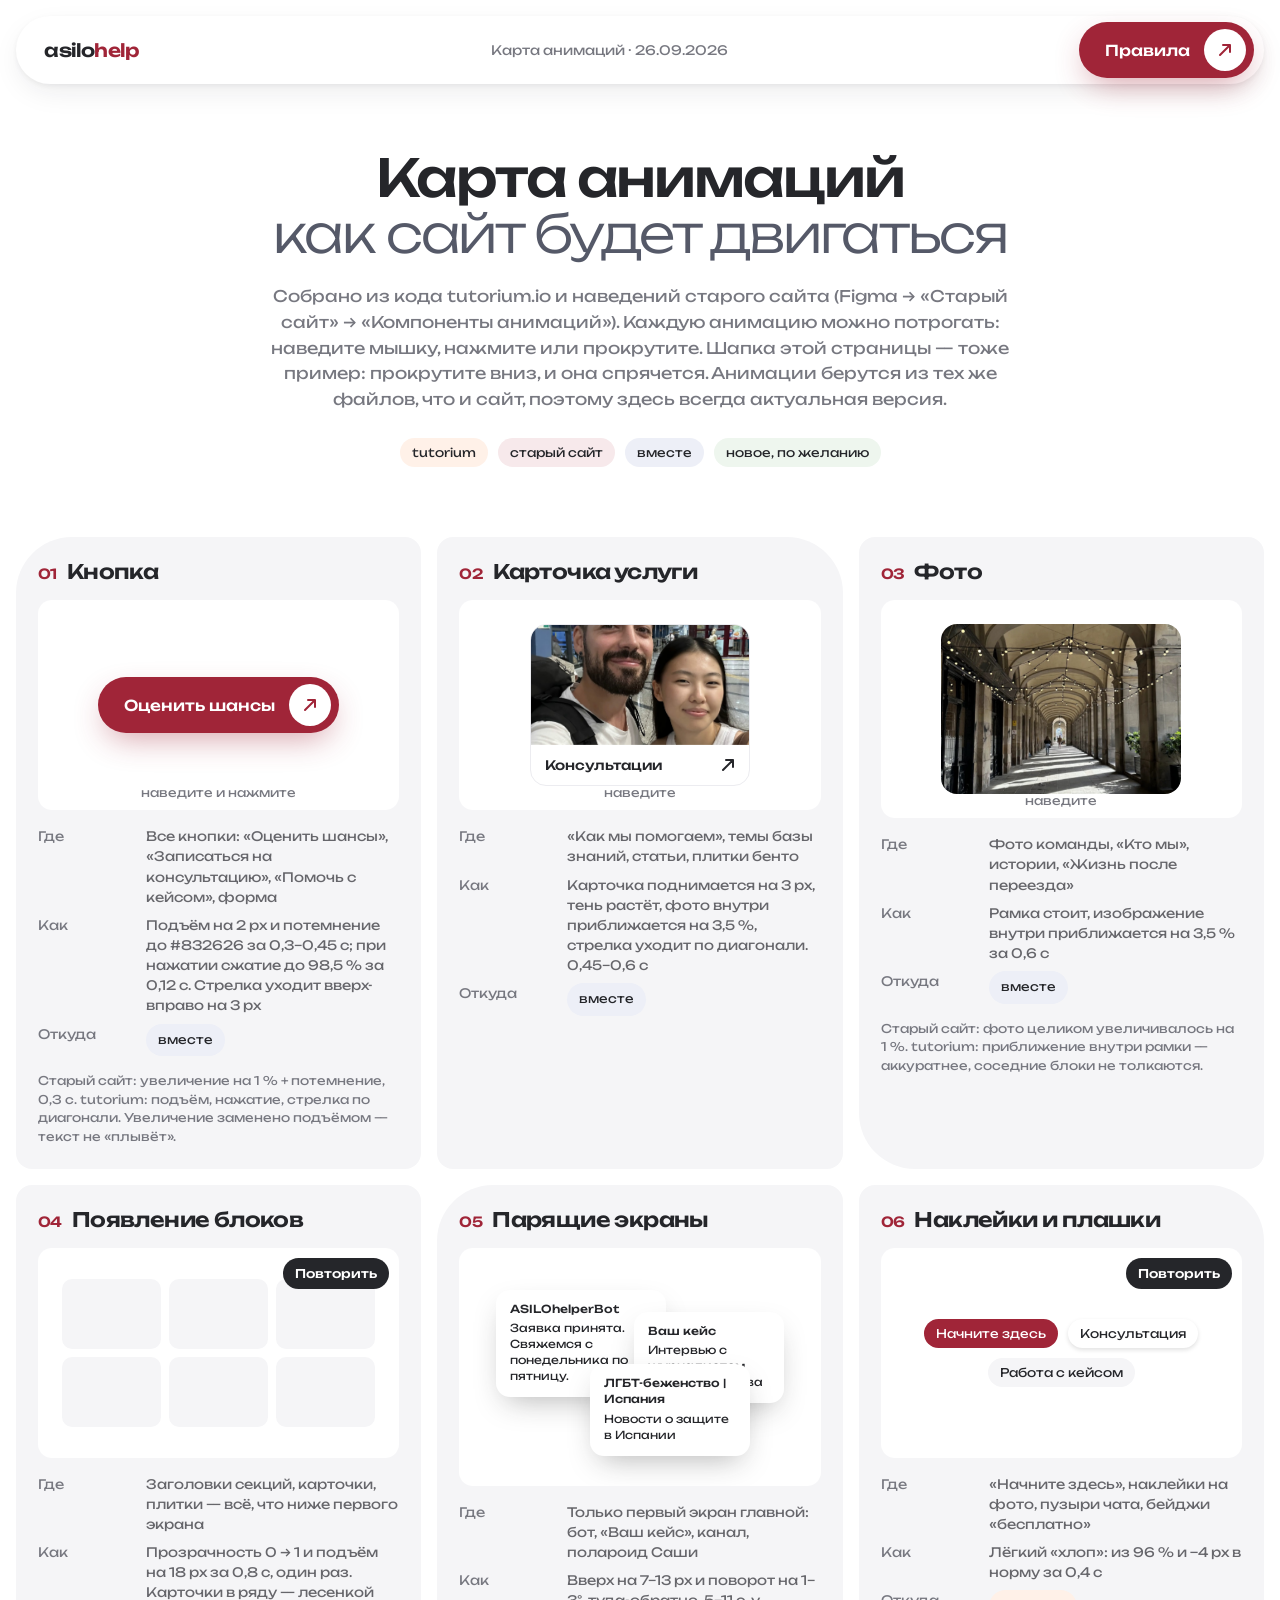
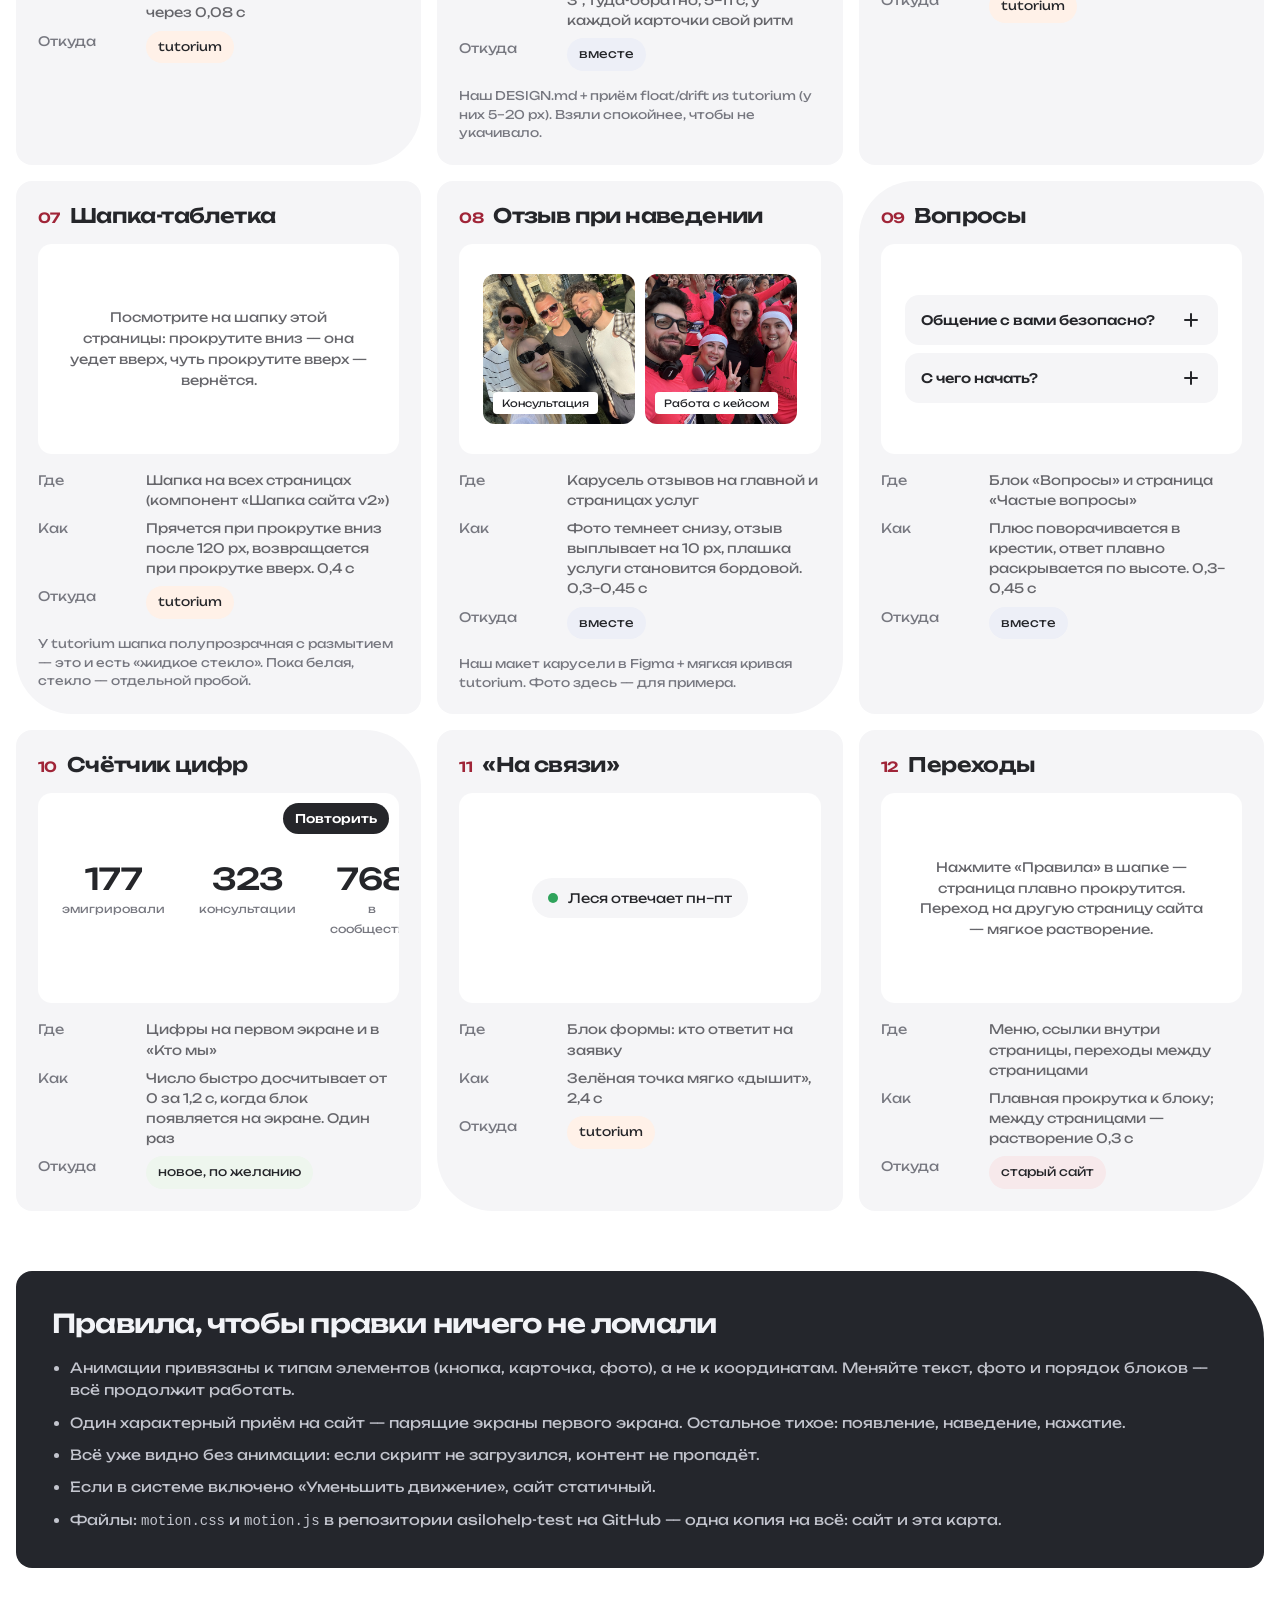
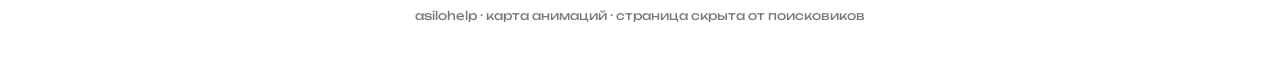
<file: animacii/index.html>
<!doctype html>
<html lang="ru">
<head>
<meta charset="utf-8">
<meta name="viewport" content="width=device-width, initial-scale=1">
<meta name="robots" content="noindex, nofollow">
<title>Карта анимаций · asilohelp</title>
<link rel="icon" href="../img/logo.svg">
<link rel="preconnect" href="https://fonts.googleapis.com">
<link rel="preconnect" href="https://fonts.gstatic.com" crossorigin>
<link href="https://fonts.googleapis.com/css2?family=Unbounded:wght@300;400;500;600&display=swap" rel="stylesheet">
<link rel="stylesheet" href="../motion.css">
<script>document.documentElement.classList.add('m-js')</script>
<style>
  :root { --ink:#25262A; --ink2:#555968; --mute:#777880; --body:#66666B; --tile:#F5F5F7; --line:#ECECF0; --accent:#A02538; --dark:#24262C; }
  * { box-sizing: border-box; margin: 0; }
  body { font-family: Unbounded, system-ui, sans-serif; color: var(--ink); background: #fff; -webkit-font-smoothing: antialiased; }
  ::selection { background: var(--accent); color: #fff; }
  a { color: inherit; }
  .wrap { max-width: 1326px; margin: 0 auto; padding: 0 16px; }

  .m-header { position: fixed; top: 16px; left: 16px; right: 16px; z-index: 10; }
  .hdr { max-width: 1360px; margin: 0 auto; height: 68px; background: #fff; border-radius: 100px; display: flex; align-items: center; justify-content: space-between; padding: 0 10px 0 28px;
         box-shadow: 0 10px 30px -6px rgba(34,34,38,.10), 0 2px 6px rgba(34,34,38,.06); }
  .hdr b { font-weight: 600; font-size: 18px; letter-spacing: -.02em; } .hdr b span { color: var(--accent); }
  .hdr small { font-size: 13px; color: var(--mute); }

  .btn { display: inline-flex; align-items: center; gap: 14px; height: 56px; padding: 0 8px 0 26px; border-radius: 100px; border: 0; font: 500 15px Unbounded, sans-serif; cursor: pointer; text-decoration: none; }
  .btn--accent { background: var(--accent); color: #fff; box-shadow: 0 12px 32px -8px rgba(160,37,56,.45); }
  .btn--light { background: #fff; color: var(--ink); box-shadow: 0 12px 32px -8px rgba(0,0,0,.25); }
  .btn .dot { width: 42px; height: 42px; border-radius: 50%; display: grid; place-items: center; }
  .btn--accent .dot { background: #fff; color: var(--accent); } .btn--light .dot { background: var(--ink); color: #fff; }
  .btn svg { width: 14px; height: 14px; }

  .intro { padding: 150px 0 40px; text-align: center; }
  h1 { font-weight: 500; font-size: clamp(30px, 5vw, 52px); letter-spacing: -.04em; line-height: 1.08; }
  h1 em { font-style: normal; font-weight: 300; color: var(--ink2); display: block; }
  .lead { max-width: 740px; margin: 22px auto 0; font-size: 16px; line-height: 1.6; color: var(--mute); }
  .legend { display: flex; gap: 10px; justify-content: center; flex-wrap: wrap; margin-top: 26px; }
  .tag { font-size: 12px; padding: 7px 12px; border-radius: 100px; background: var(--tile); color: var(--ink); white-space: nowrap; }
  .tag--t { background: #FFF1E8; } .tag--o { background: #F7E9EB; } .tag--m { background: #EDEFF7; } .tag--n { background: #EEF6EE; }

  .grid { display: grid; grid-template-columns: repeat(auto-fill, minmax(min(100%, 400px), 1fr)); gap: 16px; padding: 30px 0 60px; }
  .item { background: var(--tile); border-radius: 16px; padding: 22px; display: flex; flex-direction: column; gap: 16px; }
  .item:nth-child(4n+1) { border-top-left-radius: 56px; } .item:nth-child(4n+2) { border-top-right-radius: 56px; }
  .item:nth-child(4n+3) { border-bottom-left-radius: 56px; } .item:nth-child(4n) { border-bottom-right-radius: 56px; }
  .item h2 { font-size: 20px; font-weight: 600; letter-spacing: -.03em; display: flex; gap: 10px; align-items: baseline; }
  .item h2 i { font-style: normal; color: var(--accent); font-size: 14px; }
  .stage { background: #fff; border-radius: 14px; min-height: 210px; display: grid; place-items: center; padding: 24px; position: relative; overflow: hidden; }
  dl { display: grid; grid-template-columns: 96px 1fr; gap: 8px 12px; font-size: 13px; line-height: 1.55; }
  dt { color: var(--mute); } dd { color: var(--body); }
  .note { font-size: 12px; line-height: 1.55; color: var(--mute); }
  .src { display: flex; gap: 6px; flex-wrap: wrap; }
  .hint { font-size: 12px; color: var(--mute); position: absolute; bottom: 10px; left: 0; right: 0; text-align: center; }

  .card { width: 220px; background: #fff; border-radius: 16px; border: 1px solid var(--line); overflow: hidden; }
  .card .m-photo { height: 120px; } .card img { width: 100%; height: 100%; object-fit: cover; display: block; }
  .card p { font-size: 13px; font-weight: 500; padding: 12px 14px; display: flex; justify-content: space-between; align-items: center; }
  .ph { width: 240px; height: 170px; border-radius: 16px; } .ph img { width: 100%; height: 100%; object-fit: cover; display: block; }

  .rv-row { display: flex; gap: 10px; width: 100%; }
  .rv { flex: 1; height: 150px; border-radius: 12px; background: #ddd center/cover; }
  .rv .tile { position: absolute; left: 10px; right: 10px; bottom: 10px; display: grid; gap: 6px; }
  .m-review__tag { justify-self: start; font-size: 10px; padding: 5px 9px; border-radius: 4px; background: #fff; color: var(--ink); }
  .m-review__text { color: #fff; font-size: 10.5px; line-height: 1.45; }

  .float-wrap { position: relative; width: 100%; height: 190px; }
  .scr { position: absolute; background: #fff; border-radius: 14px; padding: 12px 14px; font-size: 11px; line-height: 1.45; box-shadow: 0 12px 30px -10px rgba(34,34,34,.35); color: var(--ink); }
  .scr b { display: block; font-weight: 500; margin-bottom: 4px; }

  .faq { width: 100%; display: grid; gap: 8px; }
  .m-faq { background: var(--tile); border-radius: 14px; }
  .m-faq summary { list-style: none; cursor: pointer; display: flex; justify-content: space-between; align-items: center; padding: 14px 16px; font-size: 13px; font-weight: 500; }
  .m-faq summary::-webkit-details-marker { display: none; }
  .m-plus { width: 22px; height: 22px; } .m-faq p { font-size: 12.5px; line-height: 1.55; color: var(--body); padding: 0 16px 14px; }

  .rev-demo { display: grid; grid-template-columns: repeat(3, 1fr); gap: 8px; width: 100%; }
  .rev-demo div { height: 70px; border-radius: 10px; background: var(--tile); }
  .replay { position: absolute; top: 10px; right: 10px; font: 500 12px Unbounded, sans-serif; background: var(--ink); color: #fff; border: 0; border-radius: 100px; padding: 8px 12px; cursor: pointer; }
  .nums { display: flex; gap: 34px; text-align: center; } .nums b { display: block; font-size: 30px; font-weight: 500; letter-spacing: -.03em; } .nums span { font-size: 11px; color: var(--mute); }
  .live { display: flex; align-items: center; gap: 10px; font-size: 13px; background: var(--tile); padding: 12px 16px; border-radius: 100px; }
  .live i { width: 10px; height: 10px; border-radius: 50%; background: #2FA35B; display: block; }

  .rules { background: var(--dark); color: #F2F3F7; border-radius: 16px 68px 16px 16px; padding: 36px; margin-bottom: 40px; }
  .rules h2 { font-size: 26px; font-weight: 600; letter-spacing: -.03em; margin-bottom: 18px; }
  .rules ul { padding-left: 18px; display: grid; gap: 10px; font-size: 14px; line-height: 1.6; color: #C3C5CE; }
  footer { font-size: 12px; color: var(--mute); padding: 0 0 40px; text-align: center; }
  @media (max-width: 520px) { .hdr small { display: none; } .rules { padding: 24px; } dl { grid-template-columns: 1fr; gap: 2px; } dt { margin-top: 6px; } }
</style>
</head>
<body>
<div class="m-header"><div class="hdr"><b>asilo<span>help</span></b><small>Карта анимаций · 26.09.2026</small>
  <a class="btn btn--accent m-btn m-btn--accent" href="#rules">Правила<span class="dot"><svg class="m-arrow" viewBox="0 0 14 14" fill="none" stroke="currentColor" stroke-width="2" stroke-linecap="round" stroke-linejoin="round"><path d="M2 12 12 2M5 2h7v7"/></svg></span></a></div></div>

<main class="wrap">
  <section class="intro" data-reveal>
    <h1>Карта анимаций<em>как сайт будет двигаться</em></h1>
    <p class="lead">Собрано из кода tutorium.io и наведений старого сайта (Figma → «Старый сайт» → «Компоненты анимаций»). Каждую анимацию можно потрогать: наведите мышку, нажмите или прокрутите. Шапка этой страницы — тоже пример: прокрутите вниз, и она спрячется. Анимации берутся из тех же файлов, что и сайт, поэтому здесь всегда актуальная версия.</p>
    <div class="legend"><span class="tag tag--t">tutorium</span><span class="tag tag--o">старый сайт</span><span class="tag tag--m">вместе</span><span class="tag tag--n">новое, по желанию</span></div>
  </section>

  <section class="grid" data-reveal-group="0.06">

    <article class="item" data-reveal>
      <h2><i>01</i>Кнопка</h2>
      <div class="stage"><a class="btn btn--accent m-btn m-btn--accent" href="#" onclick="return false">Оценить шансы<span class="dot"><svg class="m-arrow" viewBox="0 0 14 14" fill="none" stroke="currentColor" stroke-width="2" stroke-linecap="round" stroke-linejoin="round"><path d="M2 12 12 2M5 2h7v7"/></svg></span></a><span class="hint">наведите и нажмите</span></div>
      <dl><dt>Где</dt><dd>Все кнопки: «Оценить шансы», «Записаться на консультацию», «Помочь с кейсом», форма</dd>
      <dt>Как</dt><dd>Подъём на 2 px и потемнение до #832626 за 0,3–0,45 с; при нажатии сжатие до 98,5 % за 0,12 с. Стрелка уходит вверх-вправо на 3 px</dd>
      <dt>Откуда</dt><dd class="src"><span class="tag tag--m">вместе</span></dd></dl>
      <p class="note">Старый сайт: увеличение на 1 % + потемнение, 0,3 с. tutorium: подъём, нажатие, стрелка по диагонали. Увеличение заменено подъёмом — текст не «плывёт».</p>
    </article>

    <article class="item" data-reveal>
      <h2><i>02</i>Карточка услуги</h2>
      <div class="stage"><div class="card m-card"><div class="m-photo"><img src="../img/help-case.jpg" alt=""></div><p>Консультации<svg class="m-arrow" width="14" height="14" viewBox="0 0 14 14" fill="none" stroke="currentColor" stroke-width="2" stroke-linecap="round" stroke-linejoin="round"><path d="M2 12 12 2M5 2h7v7"/></svg></p></div><span class="hint">наведите</span></div>
      <dl><dt>Где</dt><dd>«Как мы помогаем», темы базы знаний, статьи, плитки бенто</dd>
      <dt>Как</dt><dd>Карточка поднимается на 3 px, тень растёт, фото внутри приближается на 3,5 %, стрелка уходит по диагонали. 0,45–0,6 с</dd>
      <dt>Откуда</dt><dd class="src"><span class="tag tag--m">вместе</span></dd></dl>
    </article>

    <article class="item" data-reveal>
      <h2><i>03</i>Фото</h2>
      <div class="stage"><div class="ph m-photo"><img src="../img/rv-gothic.jpg" alt=""></div><span class="hint">наведите</span></div>
      <dl><dt>Где</dt><dd>Фото команды, «Кто мы», истории, «Жизнь после переезда»</dd>
      <dt>Как</dt><dd>Рамка стоит, изображение внутри приближается на 3,5 % за 0,6 с</dd>
      <dt>Откуда</dt><dd class="src"><span class="tag tag--m">вместе</span></dd></dl>
      <p class="note">Старый сайт: фото целиком увеличивалось на 1 %. tutorium: приближение внутри рамки — аккуратнее, соседние блоки не толкаются.</p>
    </article>

    <article class="item" data-reveal>
      <h2><i>04</i>Появление блоков</h2>
      <div class="stage"><div class="rev-demo" id="revDemo" data-reveal-group="0.08"><div data-reveal></div><div data-reveal></div><div data-reveal></div><div data-reveal></div><div data-reveal></div><div data-reveal></div></div><button class="replay" onclick="replay()">Повторить</button></div>
      <dl><dt>Где</dt><dd>Заголовки секций, карточки, плитки — всё, что ниже первого экрана</dd>
      <dt>Как</dt><dd>Прозрачность 0 → 1 и подъём на 18 px за 0,8 с, один раз. Карточки в ряду — лесенкой через 0,08 с</dd>
      <dt>Откуда</dt><dd class="src"><span class="tag tag--t">tutorium</span></dd></dl>
    </article>

    <article class="item" data-reveal>
      <h2><i>05</i>Парящие экраны</h2>
      <div class="stage"><div class="float-wrap">
        <div class="scr m-float" style="left:4%;top:18px;width:170px;--rot:-6deg;--dur:7s;--lift:-10px"><b>ASILOhelperBot</b>Заявка принята. Свяжемся с понедельника по пятницу.</div>
        <div class="scr m-float" style="right:4%;top:40px;width:150px;--rot:5deg;--dur:9s;--delay:-2s;--lift:-12px"><b>Ваш кейс</b>Интервью с журналистом<br>Доказательства</div>
        <div class="scr m-float" style="left:34%;bottom:6px;width:160px;--rot:-2deg;--dur:11s;--delay:-4s;--lift:-7px"><b>ЛГБТ-беженство | Испания</b>Новости о защите в Испании</div>
      </div></div>
      <dl><dt>Где</dt><dd>Только первый экран главной: бот, «Ваш кейс», канал, полароид Саши</dd>
      <dt>Как</dt><dd>Вверх на 7–13 px и поворот на 1–3°, туда-обратно, 5–11 с, у каждой карточки свой ритм</dd>
      <dt>Откуда</dt><dd class="src"><span class="tag tag--m">вместе</span></dd></dl>
      <p class="note">Наш DESIGN.md + приём float/drift из tutorium (у них 5–20 px). Взяли спокойнее, чтобы не укачивало.</p>
    </article>

    <article class="item" data-reveal>
      <h2><i>06</i>Наклейки и плашки</h2>
      <div class="stage"><div style="display:flex;gap:10px;flex-wrap:wrap;justify-content:center" id="popDemo">
        <span class="tag m-pop" style="--reveal-delay:.1s;background:var(--accent);color:#fff">Начните здесь</span>
        <span class="tag m-pop" style="--reveal-delay:.25s;background:#fff;box-shadow:0 2px 4px rgba(23,23,23,.13)">Консультация</span>
        <span class="tag m-pop" style="--reveal-delay:.4s">Работа с кейсом</span></div><button class="replay" onclick="rePop()">Повторить</button></div>
      <dl><dt>Где</dt><dd>«Начните здесь», наклейки на фото, пузыри чата, бейджи «бесплатно»</dd>
      <dt>Как</dt><dd>Лёгкий «хлоп»: из 96 % и −4 px в норму за 0,4 с</dd>
      <dt>Откуда</dt><dd class="src"><span class="tag tag--t">tutorium</span></dd></dl>
    </article>

    <article class="item" data-reveal>
      <h2><i>07</i>Шапка-таблетка</h2>
      <div class="stage"><div style="text-align:center;font-size:13px;line-height:1.6;color:var(--body);max-width:300px">Посмотрите на шапку этой страницы: прокрутите вниз — она уедет вверх, чуть прокрутите вверх — вернётся.</div></div>
      <dl><dt>Где</dt><dd>Шапка на всех страницах (компонент «Шапка сайта v2»)</dd>
      <dt>Как</dt><dd>Прячется при прокрутке вниз после 120 px, возвращается при прокрутке вверх. 0,4 с</dd>
      <dt>Откуда</dt><dd class="src"><span class="tag tag--t">tutorium</span></dd></dl>
      <p class="note">У tutorium шапка полупрозрачная с размытием — это и есть «жидкое стекло». Пока белая, стекло — отдельной пробой.</p>
    </article>

    <article class="item" data-reveal>
      <h2><i>08</i>Отзыв при наведении</h2>
      <div class="stage"><div class="rv-row">
        <div class="rv m-review" style="background-image:url(../img/rv-friends.jpg)"><div class="m-review__shade"></div><div class="tile"><p class="m-review__text">«Саша нас успокоил, поддержал и ответил на все-все вопросы»</p><span class="m-review__tag">Консультация</span></div></div>
        <div class="rv m-review" style="background-image:url(../img/help-sopr.jpg)"><div class="m-review__shade"></div><div class="tile"><p class="m-review__text">«Команда помогла собрать документы и доказательства»</p><span class="m-review__tag">Работа с кейсом</span></div></div>
      </div><span class="hint" style="color:#fff">наведите · на телефоне — нажмите</span></div>
      <dl><dt>Где</dt><dd>Карусель отзывов на главной и страницах услуг</dd>
      <dt>Как</dt><dd>Фото темнеет снизу, отзыв выплывает на 10 px, плашка услуги становится бордовой. 0,3–0,45 с</dd>
      <dt>Откуда</dt><dd class="src"><span class="tag tag--m">вместе</span></dd></dl>
      <p class="note">Наш макет карусели в Figma + мягкая кривая tutorium. Фото здесь — для примера.</p>
    </article>

    <article class="item" data-reveal>
      <h2><i>09</i>Вопросы</h2>
      <div class="stage"><div class="faq">
        <details class="m-faq"><summary>Общение с вами безопасно?<svg class="m-plus" viewBox="0 0 22 22" fill="none" stroke="currentColor" stroke-width="2" stroke-linecap="round"><path d="M11 5v12M5 11h12"/></svg></summary><div class="m-faq__body"><div><p>Мы не передаём информацию третьим лицам. Общение с нами не нарушает законы России.</p></div></div></details>
        <details class="m-faq"><summary>С чего начать?<svg class="m-plus" viewBox="0 0 22 22" fill="none" stroke="currentColor" stroke-width="2" stroke-linecap="round"><path d="M11 5v12M5 11h12"/></svg></summary><div class="m-faq__body"><div><p>С оценки шансов: разберём вашу ситуацию и честно скажем, подходит ли вам защита.</p></div></div></details>
      </div></div>
      <dl><dt>Где</dt><dd>Блок «Вопросы» и страница «Частые вопросы»</dd>
      <dt>Как</dt><dd>Плюс поворачивается в крестик, ответ плавно раскрывается по высоте. 0,3–0,45 с</dd>
      <dt>Откуда</dt><dd class="src"><span class="tag tag--m">вместе</span></dd></dl>
    </article>

    <article class="item" data-reveal>
      <h2><i>10</i>Счётчик цифр</h2>
      <div class="stage"><div class="nums" id="nums"><div><b data-count="187">187</b><span>эмигрировали</span></div><div><b data-count="342">342</b><span>консультации</span></div><div><b data-count="813">813</b><span>в сообществе</span></div></div><button class="replay" onclick="reCount()">Повторить</button></div>
      <dl><dt>Где</dt><dd>Цифры на первом экране и в «Кто мы»</dd>
      <dt>Как</dt><dd>Число быстро досчитывает от 0 за 1,2 с, когда блок появляется на экране. Один раз</dd>
      <dt>Откуда</dt><dd class="src"><span class="tag tag--n">новое, по желанию</span></dd></dl>
    </article>

    <article class="item" data-reveal>
      <h2><i>11</i>«На связи»</h2>
      <div class="stage"><div class="live"><i class="m-live"></i>Леся отвечает пн–пт</div></div>
      <dl><dt>Где</dt><dd>Блок формы: кто ответит на заявку</dd>
      <dt>Как</dt><dd>Зелёная точка мягко «дышит», 2,4 с</dd>
      <dt>Откуда</dt><dd class="src"><span class="tag tag--t">tutorium</span></dd></dl>
    </article>

    <article class="item" data-reveal>
      <h2><i>12</i>Переходы</h2>
      <div class="stage"><div style="text-align:center;font-size:13px;line-height:1.6;color:var(--body);max-width:300px">Нажмите «Правила» в шапке — страница плавно прокрутится. Переход на другую страницу сайта — мягкое растворение.</div></div>
      <dl><dt>Где</dt><dd>Меню, ссылки внутри страницы, переходы между страницами</dd>
      <dt>Как</dt><dd>Плавная прокрутка к блоку; между страницами — растворение 0,3 с</dd>
      <dt>Откуда</dt><dd class="src"><span class="tag tag--o">старый сайт</span></dd></dl>
    </article>
  </section>

  <section class="rules" id="rules" data-reveal>
    <h2>Правила, чтобы правки ничего не ломали</h2>
    <ul>
      <li>Анимации привязаны к типам элементов (кнопка, карточка, фото), а не к координатам. Меняйте текст, фото и порядок блоков — всё продолжит работать.</li>
      <li>Один характерный приём на сайт — парящие экраны первого экрана. Остальное тихое: появление, наведение, нажатие.</li>
      <li>Всё уже видно без анимации: если скрипт не загрузился, контент не пропадёт.</li>
      <li>Если в системе включено «Уменьшить движение», сайт статичный.</li>
      <li>Файлы: <code>motion.css</code> и <code>motion.js</code> в репозитории asilohelp-test на GitHub — одна копия на всё: сайт и эта карта.</li>
    </ul>
  </section>
  <footer>asilohelp · карта анимаций · страница скрыта от поисковиков</footer>
</main>
<script src="../motion.js"></script>
<script>
  function replay(){ const els=[...document.querySelectorAll('#revDemo [data-reveal]')]; els.forEach(e=>e.classList.remove('is-shown')); requestAnimationFrame(()=>requestAnimationFrame(()=>els.forEach(e=>e.classList.add('is-shown')))); }
  function rePop(){ document.querySelectorAll('#popDemo .m-pop').forEach(e=>{ e.style.animation='none'; void e.offsetWidth; e.style.animation=''; }); }
  function reCount(){ const box=document.getElementById('nums'); box.querySelectorAll('[data-count]').forEach(el=>{ const to=+el.dataset.count, t0=performance.now(); const tick=t=>{ const p=Math.min(1,(t-t0)/1200); el.textContent=Math.round(to*(1-Math.pow(1-p,3))); if(p<1) requestAnimationFrame(tick); }; requestAnimationFrame(tick); }); }
</script>
</body>
</html>
</file>
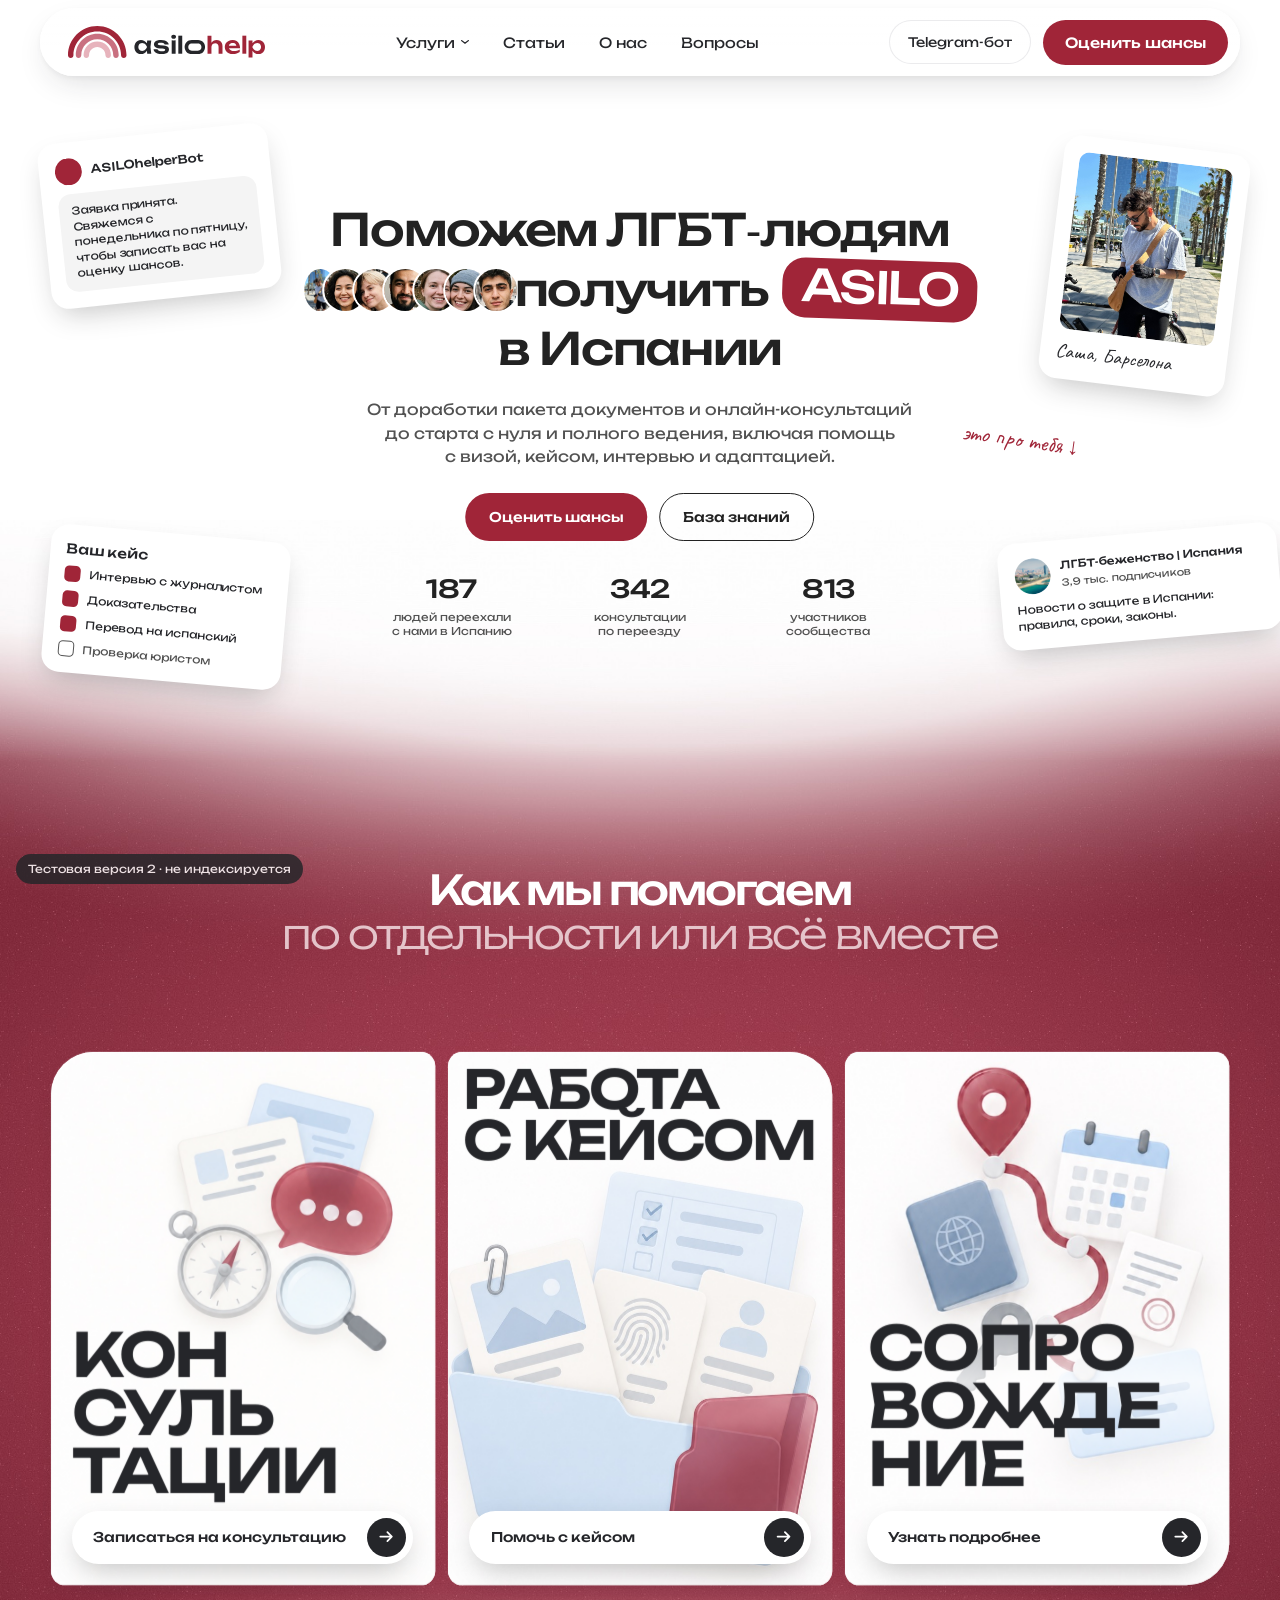
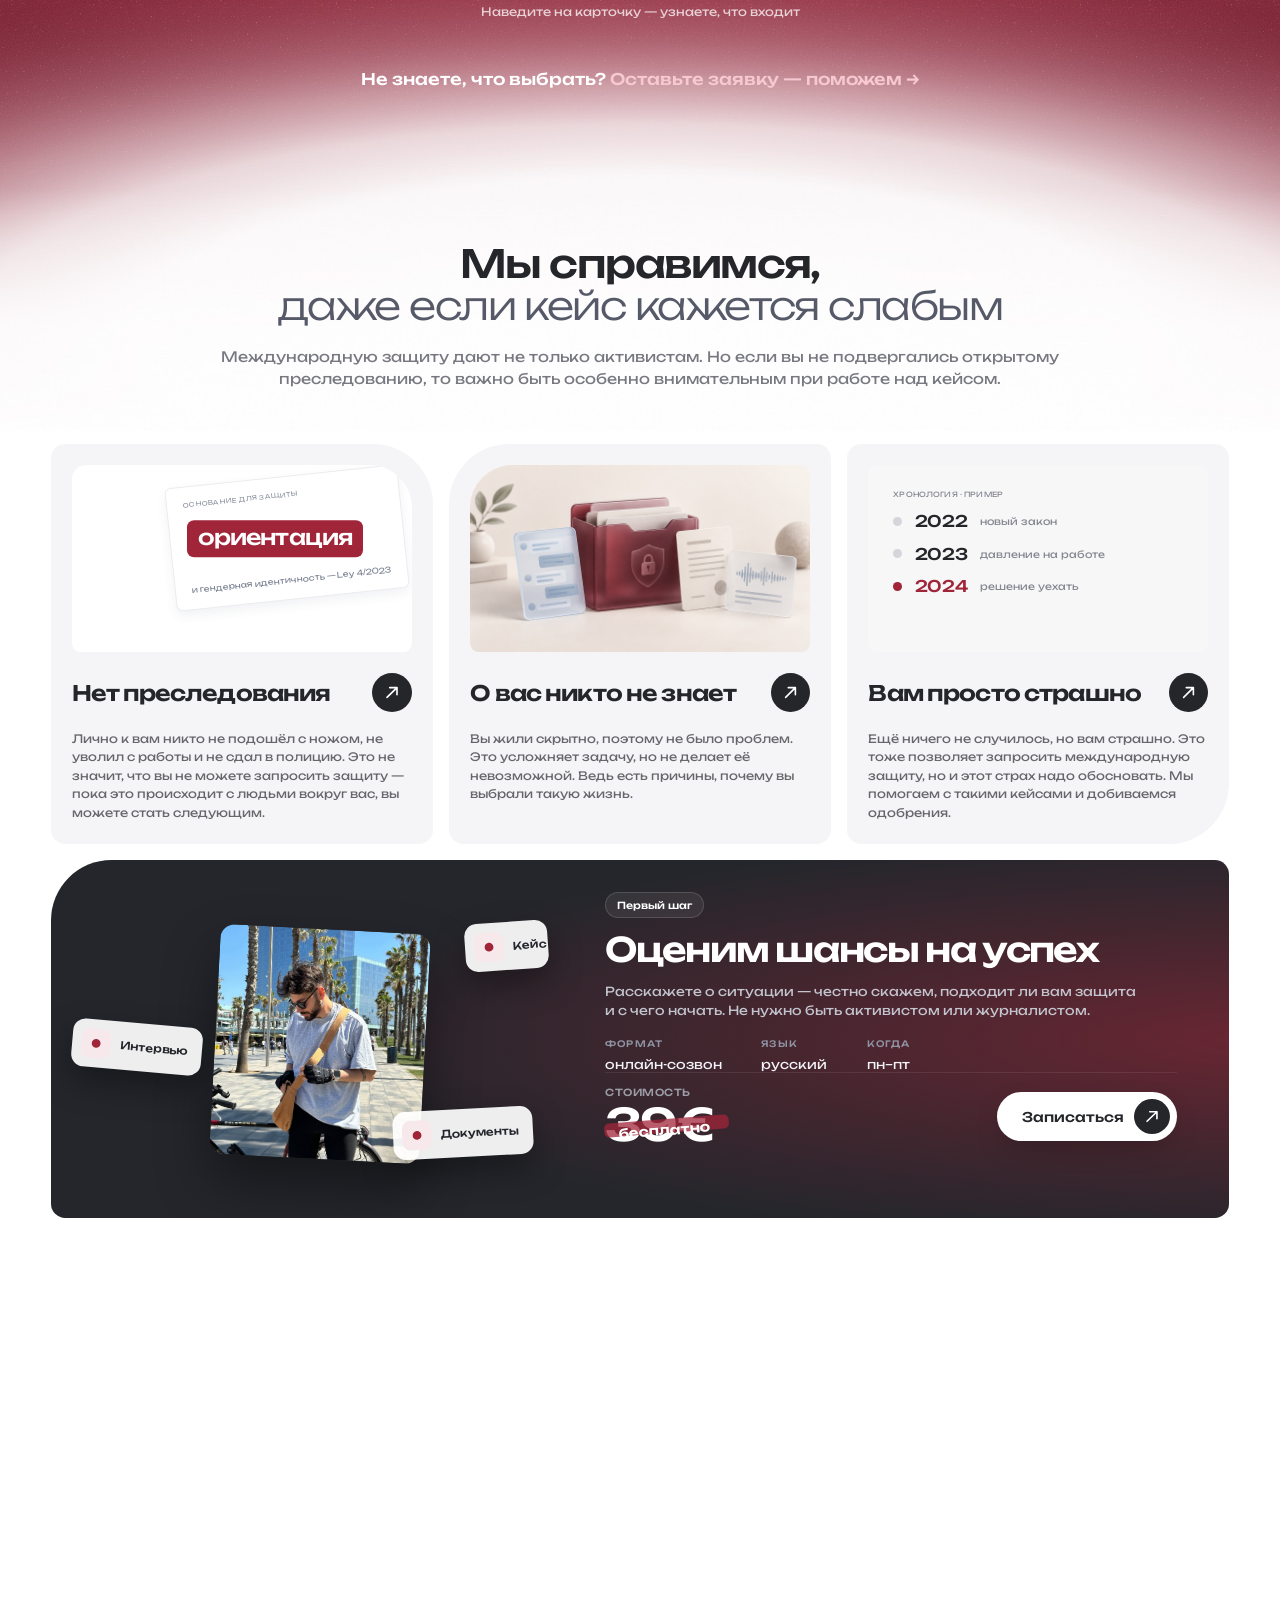
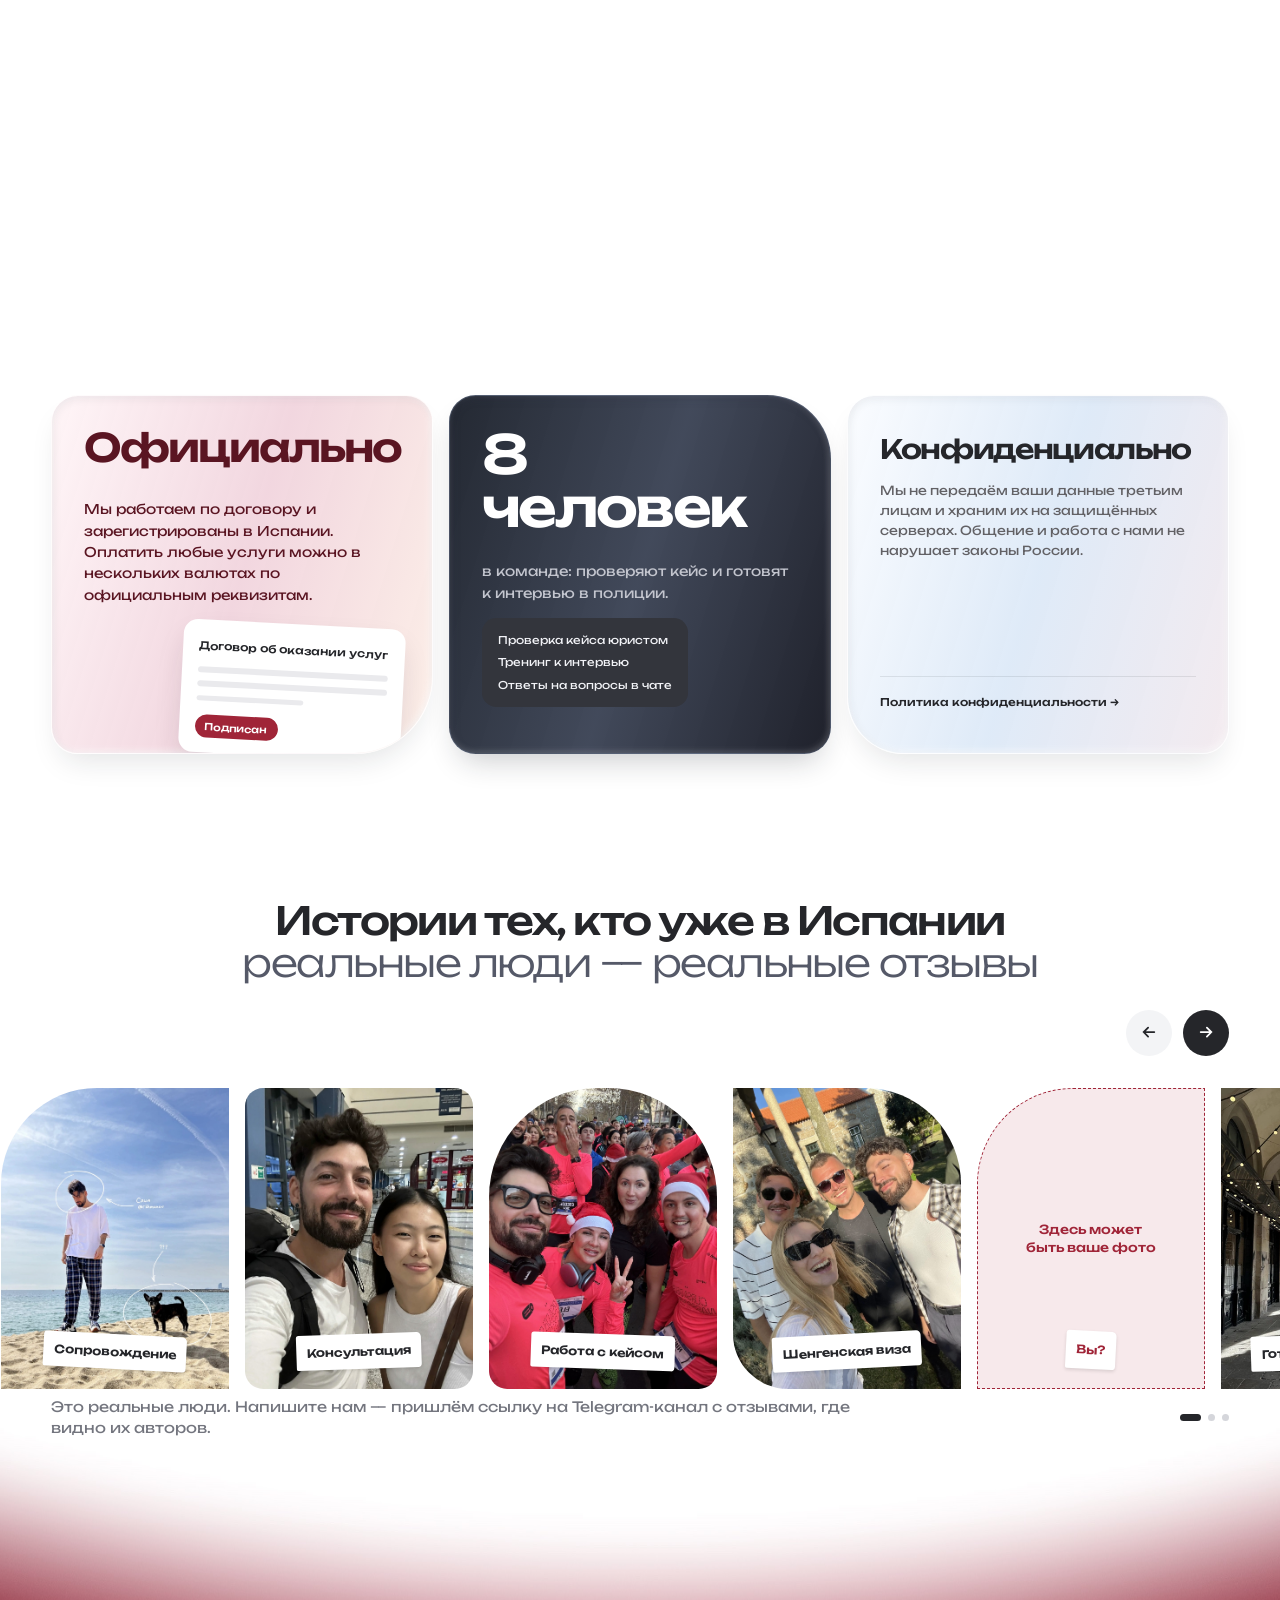
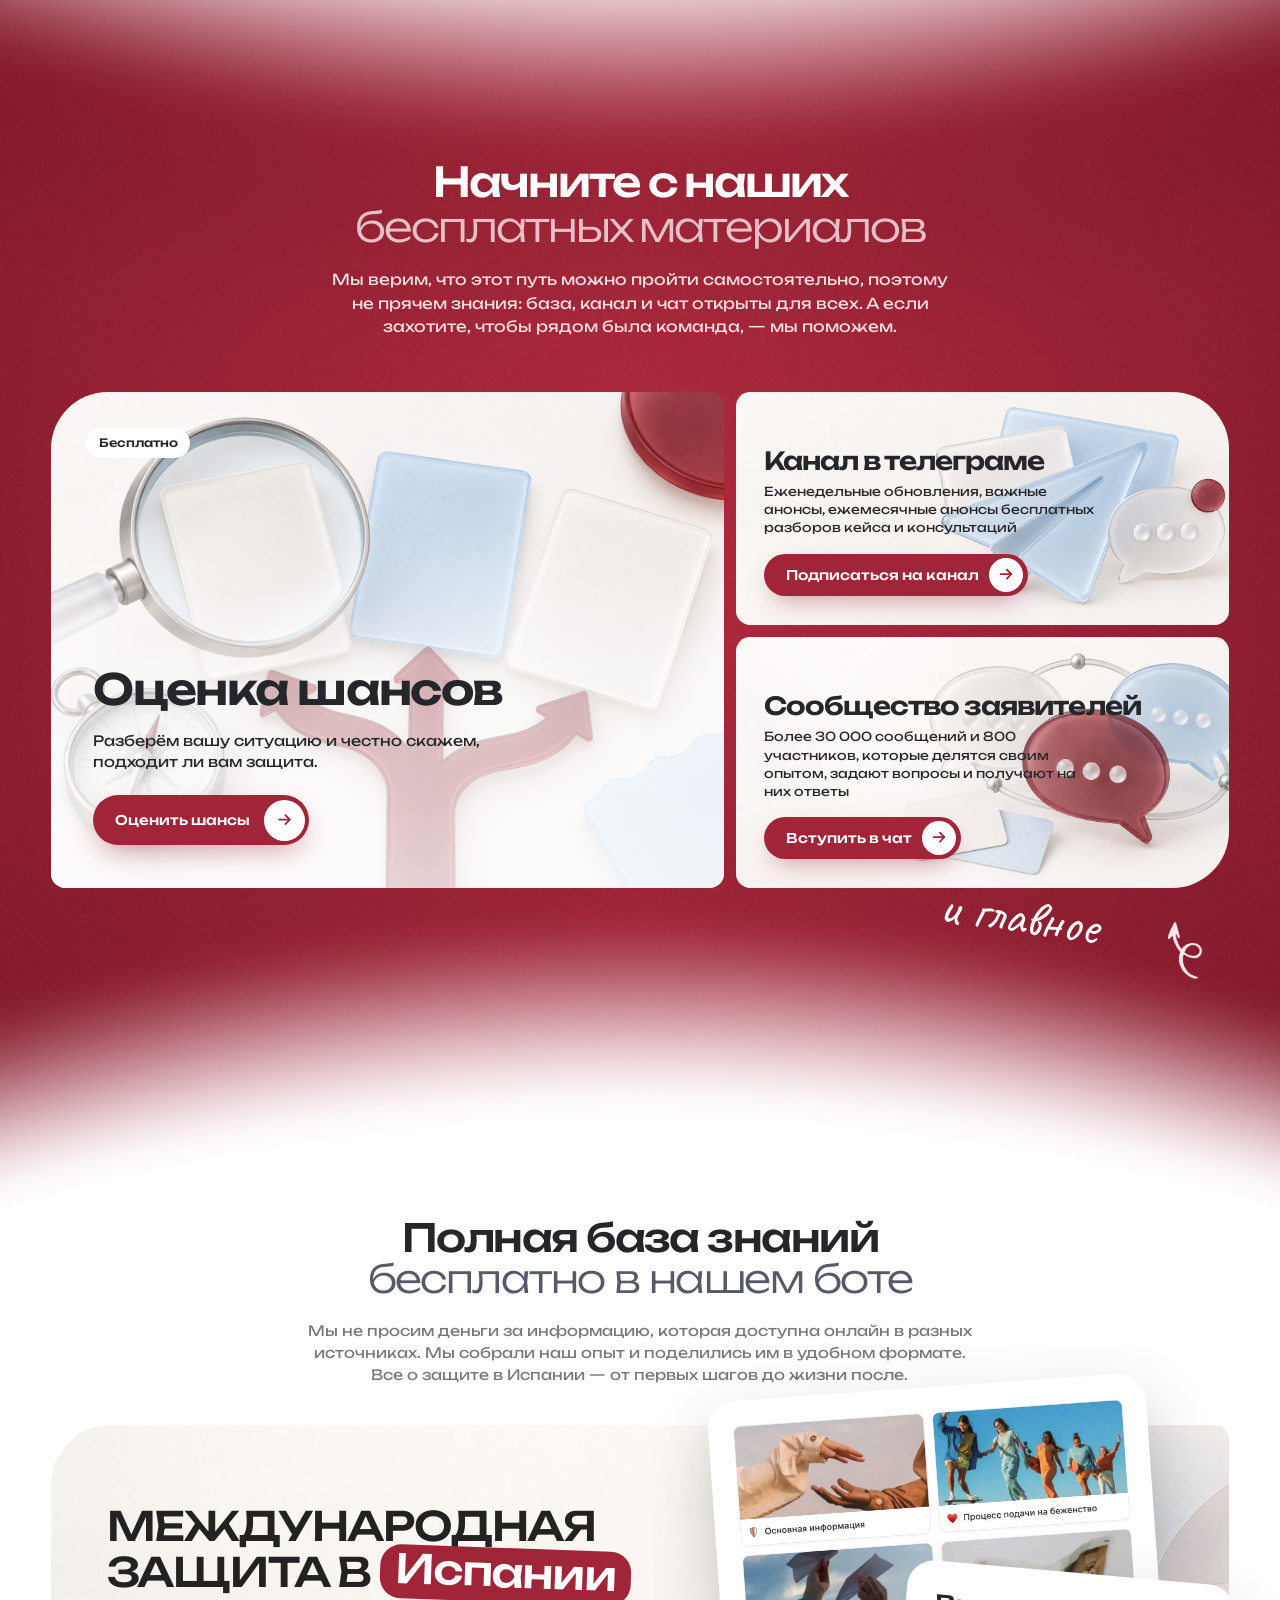
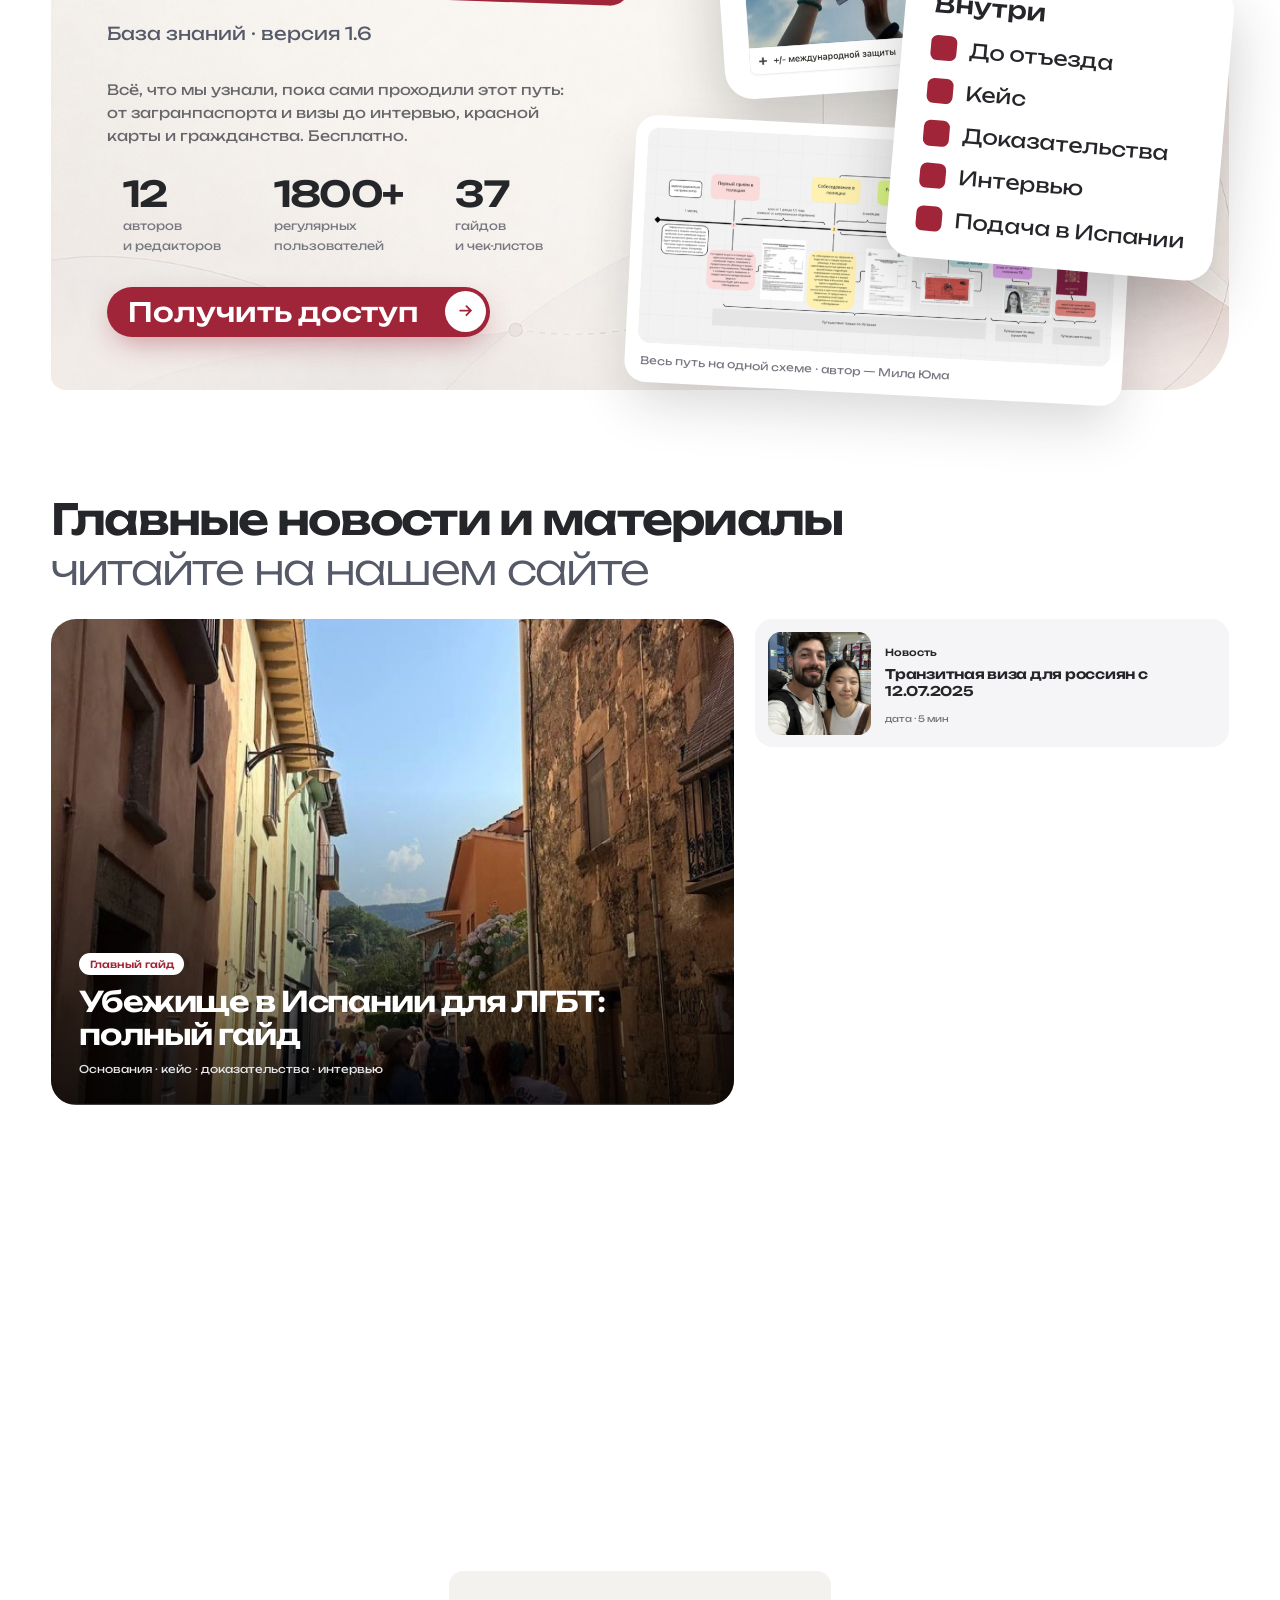
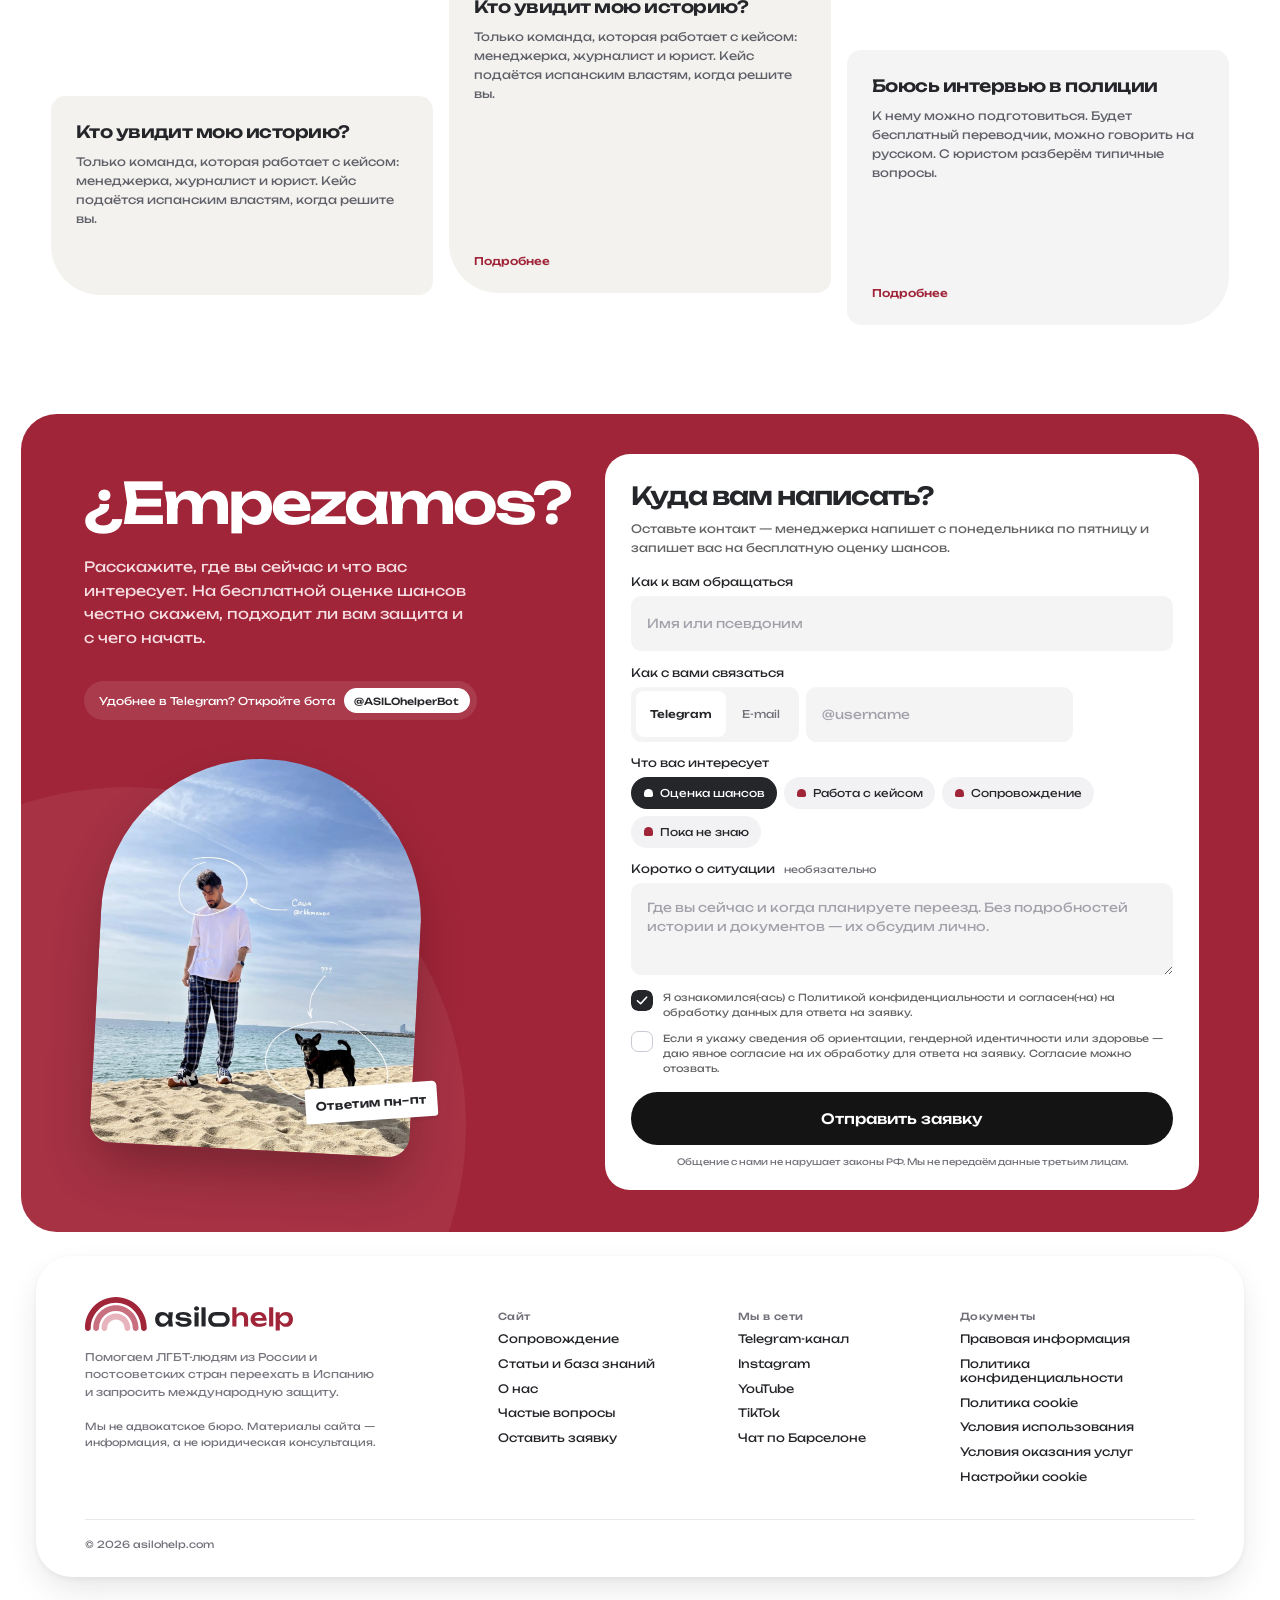
<file: v2/index.html>
<!doctype html>
<html lang="ru">
<head>
<meta charset="utf-8">
<meta name="viewport" content="width=device-width, initial-scale=1">
<meta name="robots" content="noindex, nofollow">
<title>asilohelp — тестовая версия 2</title>
<meta name="description" content="Консультации, работа с кейсом и сопровождение при переезде в Испанию и запросе международной защиты.">
<link rel="icon" href="../img/logo.svg">
<link rel="preconnect" href="https://fonts.googleapis.com">
<link rel="preconnect" href="https://fonts.gstatic.com" crossorigin>
<link href="https://fonts.googleapis.com/css2?family=Caveat&family=Unbounded:wght@300;400;500;600&display=swap" rel="stylesheet">
<link rel="stylesheet" href="motion.css?v=v2-6">
<link rel="stylesheet" href="site.css?v=v2-6">
<script>(function(){var r=document.documentElement;function z(){var w=window.innerWidth;r.style.setProperty('--z',(w>=1100&&w!==1440)?Math.min(w/1440,1.6):1);}z();addEventListener('resize',z);})();document.documentElement.classList.add('m-js');if(location.search.indexOf('shot')>-1)document.documentElement.classList.add('shot')</script>
<style>.shot *,.shot *::before{transition:none!important;animation:none!important} @media (max-width:700px){.br-d{display:none}} .scr, .fl { transform: rotate(var(--rot, 0deg)); } @media (max-width: 1100px) { .fl--inside { animation: none; } }</style>
</head>
<body>

<header class="m-header m-header--stay">
  <div class="hdr">
    <a class="hdr__logo" href="#top" aria-label="asilohelp — на главную"><img src="../img/logo.svg" alt="asilohelp" width="197" height="32"></a>
    <nav aria-label="Меню">
      <a href="#help">Услуги <img src="../img/chevron.svg" alt="" width="8" height="4"></a>
      <a href="#news">Статьи</a>
      <a href="#us">О нас</a>
      <a href="#faq">Вопросы</a>
    </nav>
    <div class="hdr__cta">
      <a class="hdr__bot m-btn" href="https://t.me/ASILOhelperBot?start=site_home" target="_blank" rel="noopener">Telegram-бот</a>
      <a class="hdr__main m-btn m-btn--accent" href="#apply">Оценить шансы</a>
    </div>
  </div>
</header>

<main id="top">
<div class="bg-burgundy" aria-hidden="true"></div>

<!-- 1 · Первый экран -->
<section class="hero"><div class="hero__stage">
  <div class="hero__center">
    <h1>
      <span>Поможем ЛГБТ‑людям</span>
      <span class="hero__row">
        <span class="faces" aria-hidden="true"><img src="../img/hero-sasha.jpg" alt=""><img src="../img/face1.png" alt=""><img src="../img/face2.png" alt=""><img src="../img/face3.png" alt=""><img src="../img/face4.png" alt=""><img src="../img/face5.png" alt=""><img src="../img/face6.png" alt=""></span>
        <span>получить</span><span class="mark">ASILO</span>
      </span>
      <span>в Испании</span>
    </h1>
    <p class="hero__lead">От доработки пакета документов и онлайн-консультаций<br class="br-d"> до старта с нуля и полного ведения, включая помощь<br class="br-d"> с визой, кейсом, интервью и адаптацией.</p>
    <div class="hero__btns">
      <a class="btn btn--accent m-btn m-btn--accent" href="#apply">Оценить шансы</a>
      <a class="btn btn--outline m-btn" href="#kb">База знаний</a>
    </div>
    <div class="hero__nums" data-reveal>
      <div><b data-count="187">187</b><span>людей переехали<br>с нами в Испанию</span></div>
      <div><b data-count="342">342</b><span>консультации<br>по переезду</span></div>
      <div><b data-count="813">813</b><span>участников<br>сообщества</span></div>
    </div>
  </div>

  <div class="scr scr--bot m-float" style="--dur:8s;--lift:-10px" aria-hidden="true">
    <div class="scr__head"><img src="../img/bot-ava.svg" alt="" width="30" height="30">ASILOhelperBot</div>
    <div class="scr__msg">Заявка принята. Свяжемся с понедельника по пятницу, чтобы записать вас на оценку шансов.</div>
  </div>
  <div class="scr scr--polaroid m-float" style="--dur:10s;--delay:-3s;--lift:-12px" aria-hidden="true">
    <img src="../img/hero-sasha.jpg" alt=""><span class="hand">Саша, Барселона</span>
  </div>
  <div class="scr scr--case m-float" style="--dur:9s;--delay:-5s;--lift:-8px" aria-hidden="true">
    <b>Ваш кейс</b>
    <span class="chk"><i></i>Интервью с журналистом</span>
    <span class="chk"><i></i>Доказательства</span>
    <span class="chk"><i></i>Перевод на испанский</span>
    <span class="chk chk--off"><i></i>Проверка юристом</span>
  </div>
  <div class="scr scr--channel m-float" style="--dur:11s;--delay:-2s;--lift:-9px" aria-hidden="true">
    <div class="ch"><img src="../img/channel-ava.png" alt=""><div><b>ЛГБТ-беженство | Испания</b><small>3,9 тыс. подписчиков</small></div></div>
    <p>Новости о защите в Испании: правила, сроки, законы.</p>
  </div>
  <span class="hero__note hand" aria-hidden="true">это про тебя ↓</span>
</div></section>

<!-- 2 · Как мы помогаем -->
<section class="help" id="help">
  <div class="wrap">
    <div class="sh" data-reveal><h2>Как мы помогаем<span>по отдельности или всё вместе</span></h2></div>
    <div class="help__grid" data-reveal-group="0.08">
      <div class="flip fc--a" data-reveal tabindex="0" aria-label="Консультации: нажмите, чтобы узнать, что входит">
        <div class="flip__inner">
          <div class="flip__face flip__front"><img src="../img/v2-card-consult.jpg" alt=""><h3 class="visually-hidden">Консультации</h3><span class="ft ft--a">КОН<br>СУЛЬ<br>ТАЦИИ</span></div>
          <div class="flip__face flip__back" aria-hidden="true"><img src="../img/v2-card-consult.jpg" alt=""><p><b>Ответим на все вопросы</b> по переезду и адаптации. Обсудим интервью, программу и кейс. А если есть готовый — <b>проверим его</b>, соберём список рекомендаций и подготовим <b>персональный гайд</b> по сбору доказательств.</p></div>
        </div>
        <a class="btn btn--white m-btn flip__btn" href="#apply">Записаться на консультацию <img class="m-arrow" src="../img/arrow-dark.svg" alt="" width="44" height="44"></a>
      </div>
      <div class="flip fc--b" data-reveal tabindex="0" aria-label="Работа с кейсом: нажмите, чтобы узнать, что входит">
        <div class="flip__inner">
          <div class="flip__face flip__front"><img src="../img/v2-card-case.jpg" alt=""><h3 class="visually-hidden">Работа с кейсом</h3><span class="ft ft--b">РАБОТА<br>С КЕЙСОМ</span></div>
          <div class="flip__face flip__back" aria-hidden="true"><img src="../img/v2-card-case.jpg" alt=""><p><b>Команда из 5 человек</b> будет работать над вашим кейсом: мы начнём с интервью, соберём доказательную базу, подготовим отчёт о ситуации в стране и переведём готовый материал на испанский язык. Вы получаете <b>готовый к подаче документ</b>.</p></div>
        </div>
        <a class="btn btn--white m-btn flip__btn" href="#apply">Помочь с кейсом <img class="m-arrow" src="../img/arrow-dark.svg" alt="" width="44" height="44"></a>
      </div>
      <div class="flip fc--c" data-reveal tabindex="0" aria-label="Сопровождение: нажмите, чтобы узнать, что входит">
        <div class="flip__inner">
          <div class="flip__face flip__front"><img src="../img/v2-card-sopr.jpg" alt=""><h3 class="visually-hidden">Сопровождение</h3><span class="ft ft--c">СОПРО<br>ВОЖДЕ<br>НИЕ</span></div>
          <div class="flip__face flip__back" aria-hidden="true"><img src="../img/v2-card-sopr.jpg" alt=""><p><b>Помогаем с нуля</b>: поможем сделать загранпаспорт, найдём слот и подготовим документы на визу, поможем с кейсом <b>от начала и до конца</b>, запишем на подачу и подготовим к интервью. После откроем счёт и <b>поможем с адаптацией</b>.</p></div>
        </div>
        <a class="btn btn--white m-btn flip__btn" href="#apply">Узнать подробнее <img class="m-arrow" src="../img/arrow-dark.svg" alt="" width="44" height="44"></a>
      </div>
    </div>
    <p class="flip-hint">Наведите на карточку — узнаете, что входит</p>
    <p class="help__more" data-reveal>Не знаете, что выбрать? <a href="#apply">Оставьте заявку — поможем →</a></p>
  </div>
</section>

<!-- 3 · Кому мы помогаем -->
<section class="who">
  <div class="wrap">
    <div class="sh sh--sm" data-reveal><h2>Мы справимся,<span>даже если кейс кажется слабым</span></h2>
      <p>Международную защиту дают не только активистам. Но если вы не подвергались открытому преследованию, то важно быть особенно внимательным при работе над кейсом.</p></div>
    <div class="tiles3" data-reveal-group="0.08">
      <article class="tile m-card" data-reveal>
        <div class="mini"><div class="basis"><small>ОСНОВАНИЕ ДЛЯ ЗАЩИТЫ</small><b>ориентация</b><em>и гендерная идентичность — Ley 4/2023</em></div></div>
        <div class="tile__head"><h3>Нет преследования</h3><img class="m-arrow" src="../img/arrow-diag.svg" alt="" width="44" height="44"></div>
        <p>Лично к вам никто не подошёл с ножом, не уволил с работы и не сдал в полицию. Это не значит, что вы не можете запросить защиту — пока это происходит с людьми вокруг вас, вы можете стать следующим.</p>
      </article>
      <article class="tile m-card" data-reveal>
        <div class="mini mini--img"><img src="../img/v2-who-secret.jpg" alt=""></div>
        <div class="tile__head"><h3>О вас никто не знает</h3><img class="m-arrow" src="../img/arrow-diag.svg" alt="" width="44" height="44"></div>
        <p>Вы жили скрытно, поэтому не было проблем. Это усложняет задачу, но не делает её невозможной. Ведь есть причины, почему вы выбрали такую жизнь.</p>
      </article>
      <article class="tile m-card" data-reveal>
        <div class="mini"><div class="chron"><small>ХРОНОЛОГИЯ · ПРИМЕР</small>
          <div><i></i><b>2022</b><span>новый закон</span></div><div><i></i><b>2023</b><span>давление на работе</span></div><div class="on"><i></i><b>2024</b><span>решение уехать</span></div></div></div>
        <div class="tile__head"><h3>Вам просто страшно</h3><img class="m-arrow" src="../img/arrow-diag.svg" alt="" width="44" height="44"></div>
        <p>Ещё ничего не случилось, но вам страшно. Это тоже позволяет запросить международную защиту, но и этот страх надо обосновать. Мы помогаем с такими кейсами и добиваемся одобрения.</p>
      </article>
    </div>
    <div class="dark" data-reveal>
      <div class="dark__art" aria-hidden="true">
        <img class="dark__photo" src="../img/hero-sasha.jpg" alt="">
        <span class="chip chip--1"><img src="../img/chip-icon.svg" alt="" width="34" height="34">Кейс</span>
        <span class="chip chip--2"><img src="../img/chip-icon.svg" alt="" width="34" height="34">Интервью</span>
        <span class="chip chip--3"><img src="../img/chip-icon.svg" alt="" width="34" height="34">Документы</span>
      </div>
      <div class="dark__text">
        <span class="pill-dark">Первый шаг</span>
        <h3>Оценим шансы на успех</h3>
        <p>Расскажете о ситуации — честно скажем, подходит ли вам защита и с чего начать. Не нужно быть активистом или журналистом.</p>
        <div class="facts"><div><small>ФОРМАТ</small><span>онлайн-созвон</span></div><div><small>ЯЗЫК</small><span>русский</span></div><div><small>КОГДА</small><span>пн–пт</span></div></div>
        <div class="dark__bottom">
          <div class="price"><small>СТОИМОСТЬ</small><b>39€</b><em>бесплатно</em></div>
          <a class="btn btn--white m-btn" href="#apply">Записаться <img class="m-arrow" src="../img/arrow-diag40.svg" alt="" width="40" height="40"></a>
        </div>
      </div>
    </div>
  </div>
</section>

<!-- 4 · Кто мы -->
<section class="us" id="us">
  <div class="wrap">
    <div class="sh sh--sm" data-reveal><h2>Мы сами прошли этот путь,<span>поэтому говорим честно</span></h2>
      <p>Команда ЛГБТ-людей и союзников. Многие из нас сами прошли этот путь, мы получили международную защиту и живем в Испании.</p></div>
    <div class="bento" data-reveal-group="0.08">
      <div class="b b--red" data-reveal>
        <div class="big big--xl" data-count="187">187</div>
        <p>человека переехали в Испанию и запросили защиту вместе с нами.</p>
        <a class="link" href="#reviews">Истории клиентов <img src="../img/arrow-small-white.svg" alt="" width="8" height="8"></a>
        <div class="stack" aria-hidden="true"><i></i><i></i>
          <div class="status"><small>ВАШ СТАТУС</small><b>protección</b><span>международная защита</span><div class="bar"><i></i></div><em>карта резидента на 5 лет</em></div></div>
        <span class="dot" aria-hidden="true"></span>
      </div>
      <div class="b b--team" data-reveal>
        <h3>Команда</h3><span class="sq" aria-hidden="true"><i></i></span>
        <p>Каждый отвечает за свою часть пути — от оценки шансов до интервью.</p>
        <div class="names"><span>Саша</span><span>Леся</span><span>Илья</span><span>Юрист</span><span>Рома</span></div>
        <div class="roles">
          <div><b>Саша</b><strong>основатель</strong><span>процессы, база знаний, сам получил защиту</span></div>
          <div><b>Леся</b><strong>консультант</strong><span>отвечает на заявки</span></div>
          <div><b>Илья</b><strong>журналист</strong><span>интервью и текст кейса</span></div>
          <div><b>Михаил</b><strong>юрист</strong><span>проверка кейса, подготовка к интервью</span></div>
        </div>
      </div>
    </div>
    <div class="bento3" data-reveal-group="0.08">
      <div class="b b3 b3--pink" data-reveal>
        <h3>Официально</h3>
        <p>Мы работаем по договору и зарегистрированы в Испании. Оплатить любые услуги можно в нескольких валютах по официальным реквизитам.</p>
        <div class="doc" aria-hidden="true"><b>Договор об оказании услуг</b><i></i><i></i><i style="width:120px"></i><span>Подписан</span></div>
      </div>
      <div class="b b3 b3--dark" data-reveal>
        <h3>8 человек</h3>
        <p>в команде: проверяют кейс и готовят к интервью в полиции.</p>
        <ul><li>Проверка кейса юристом</li><li>Тренинг к интервью</li><li>Ответы на вопросы в чате</li></ul>
      </div>
      <div class="b b3 b3--gray" data-reveal>
        <h3>Конфиденциально</h3>
        <p>Мы не передаём ваши данные третьим лицам и храним их на защищённых серверах. Общение и работа с нами не нарушает законы России.</p>
        <a href="#">Политика конфиденциальности →</a>
      </div>
    </div>
  </div>
</section>

<!-- 5 · Отзывы -->
<section class="reviews" id="reviews">
  <div class="wrap">
    <div class="sh sh--sm" data-reveal><h2>Истории тех, кто уже в Испании<span>реальные люди — реальные отзывы</span></h2></div>
    <div class="reviews__nav"><button type="button" data-dir="-1" aria-label="Назад"><img src="../img/btn-prev.svg" alt="" width="52" height="52"></button><button type="button" data-dir="1" aria-label="Вперёд"><img src="../img/btn-next.svg" alt="" width="52" height="52"></button></div>
  </div>
  <div class="reel" id="reel">
    <div class="rv rv--a"><img src="../img/rv-sasha-dog.jpg" alt=""><span class="sticker" style="--r:3deg">Сопровождение</span></div>
    <div class="rv rv--b"><img src="../img/help-case.jpg" alt=""><span class="sticker" style="--r:-2deg">Консультация</span></div>
    <div class="rv rv--c"><img src="../img/help-sopr.jpg" alt=""><span class="sticker" style="--r:2deg">Работа с кейсом</span></div>
    <div class="rv rv--d"><img src="../img/rv-friends.jpg" alt=""><span class="sticker" style="--r:-3deg">Шенгенская виза</span></div>
    <div class="rv rv--you"><span>Здесь может<br>быть ваше фото</span><span class="sticker" style="--r:3deg">Вы?</span></div>
    <div class="rv rv--e"><img src="../img/rv-gothic.jpg" alt=""><span class="sticker" style="--r:-2deg">Готический квартал</span></div>
    <div class="rv rv--c"><img src="../img/rv-oldtown.jpg" alt=""><span class="sticker" style="--r:2deg">Старый город</span></div>
  </div>
  <div class="wrap reviews__foot">
    <p>Это реальные люди. Напишите нам — пришлём ссылку на Telegram-канал с отзывами, где видно их авторов.</p>
    <div class="dots" aria-hidden="true"><i></i><i></i><i></i></div>
  </div>
</section>

<!-- 6 · Бесплатно -->
<section class="free">
  <div class="bg-free" aria-hidden="true"></div>
  <div class="wrap">
    <div class="sh" data-reveal><h2>Начните с наших<span>бесплатных материалов</span></h2>
      <p>Мы верим, что этот путь можно пройти самостоятельно, поэтому не прячем знания: база, канал и чат открыты для всех. А если захотите, чтобы рядом была команда, — мы поможем.</p></div>
    <div class="free__grid" data-reveal-group="0.08">
      <article class="ftile ftile--main m-card" data-reveal>
        <img src="../img/v2-free-main.jpg" alt="">
        <span class="badge">Бесплатно</span>
        <div>
          <h3>Оценка шансов</h3>
          <p>Разберём вашу ситуацию и честно скажем, подходит ли вам защита.</p>
          <a class="btn btn--accent btn--pill m-btn m-btn--accent" href="#apply">Оценить шансы <img class="m-arrow" src="../img/arrow-white46.svg" alt="" width="46" height="46"></a>
        </div>
      </article>
      <div class="free__side">
        <article class="ftile ftile--side ftile--tr m-card" data-reveal>
          <img src="../img/v2-free-channel.jpg" alt="">
          <h3>Канал в телеграме</h3>
          <p>Еженедельные обновления, важные анонсы, ежемесячные анонсы бесплатных разборов кейса и консультаций</p>
          <a class="btn btn--red-s m-btn m-btn--accent" href="https://t.me/spainLGBTQ" target="_blank" rel="noopener">Подписаться на канал <img class="m-arrow" src="../img/v2-arrow-white38.svg" alt="" width="38" height="38"></a>
        </article>
        <article class="ftile ftile--side ftile--br m-card" data-reveal>
          <img src="../img/v2-free-chat.jpg" alt="">
          <h3>Сообщество заявителей</h3>
          <p>Более 30 000 сообщений и 800 участников, которые делятся своим опытом, задают вопросы и получают на них ответы</p>
          <a class="btn btn--red-s m-btn m-btn--accent" href="https://t.me/+GRq-QZJDqDNlNDEy" target="_blank" rel="noopener">Вступить в чат <img class="m-arrow" src="../img/v2-arrow-white38.svg" alt="" width="38" height="38"></a>
        </article>
      </div>
    </div>
  </div>
  <span class="free__note hand" aria-hidden="true">и главное</span>
  <img class="free__arrow" src="../img/v2-arrow-hand.png" alt="" aria-hidden="true">
</section>

<!-- 7 · База знаний -->
<section class="kb" id="kb">
  <div class="wrap">
    <div class="sh sh--sm" data-reveal><h2>Полная база знаний<span>бесплатно в нашем боте</span></h2>
      <p>Мы не просим деньги за информацию, которая доступна онлайн в разных источниках. Мы собрали наш опыт и поделились им в удобном формате. Все о защите в Испании — от первых шагов до жизни после.</p></div>
    <div class="kb__box kb__box--v2" data-reveal>
      <div class="kb__title">МЕЖДУНАРОДНАЯ<br>ЗАЩИТА В<span class="mark">Испании</span></div>
      <p class="kb__ver">База знаний · версия 1.6</p>
      <p class="kb__lead">Всё, что мы узнали, пока сами проходили этот путь: от загранпаспорта и визы до интервью, красной карты и гражданства. Бесплатно.</p>
      <div class="kb__nums">
        <div><b data-count="12">12</b><span>авторов<br>и редакторов</span></div>
        <div><b>1800+</b><span>регулярных<br>пользователей</span></div>
        <div><b data-count="37">37</b><span>гайдов<br>и чек-листов</span></div>
      </div>
      <a class="btn btn--accent btn--pill m-btn m-btn--accent" href="https://t.me/ASILOhelperBot?start=site_home" target="_blank" rel="noopener">Получить доступ <img class="m-arrow" src="../img/arrow-white46.svg" alt="" width="46" height="46"></a>
      <div class="fl fl--screens m-float" style="--dur:10s;--lift:-8px" aria-hidden="true"><img src="../img/kb-screens.jpg" alt=""></div>
      <div class="fl fl--timeline m-float" style="--dur:12s;--delay:-4s;--lift:-7px" aria-hidden="true"><img src="../img/kb-timeline.jpg" alt=""><p>Весь путь на одной схеме · автор — Мила Юма</p></div>
      <div class="fl fl--inside m-float" style="--dur:9s;--delay:-2s;--lift:-10px" aria-hidden="true"><b>Внутри</b><span>До отъезда</span><span>Кейс</span><span>Доказательства</span><span>Интервью</span><span>Подача в Испании</span></div>
    </div>
  </div>
</section>

<!-- 8 · Главные новости и материалы -->
<section class="news" id="news">
  <div class="wrap">
    <h2 data-reveal>Главные новости и материалы<span>читайте на нашем сайте</span></h2>
    <div class="news__grid" data-reveal-group="0.08">
      <a class="lead-art m-card m-photo" href="#" data-reveal>
        <img src="../img/rv-oldtown.jpg" alt="">
        <span>Главный гайд</span>
        <h3>Убежище в Испании для ЛГБТ: полный гайд</h3>
        <small>Основания · кейс · доказательства · интервью</small>
      </a>
      <div class="news__list">
        <a class="art m-card" href="#" data-reveal><img src="../img/help-case.jpg" alt=""><div><small>Новость</small><b>Транзитная виза для россиян с 12.07.2025</b><span>дата · 5 мин</span></div></a>
        <a class="art m-card" href="#" data-reveal><img src="../img/art-interview.jpg" alt=""><div><small class="g">Гайд</small><b>Как проходит интервью в полиции</b><span>дата · 5 мин</span></div></a>
        <a class="art m-card" href="#" data-reveal><img src="../img/rv-gothic.jpg" alt=""><div><small>Новость</small><b>Испания — первая в Rainbow Map ILGA-Europe</b><span>дата · 5 мин</span></div></a>
        <a class="more m-btn" href="#" data-reveal>Читать остальные материалы <img class="m-arrow" src="../img/arrow-red44.svg" alt="" width="44" height="44"></a>
      </div>
    </div>
  </div>
</section>

<!-- 9 · Вопросы -->
<section class="faq" id="faq">
  <div class="wrap faq__grid">
    <div class="faq__col">
      <div class="faq__intro" data-reveal><h2>Остались<br>вопросы?</h2><p>Собрали то, о чём спрашивают чаще всего. Не нашли ответ — напишите нам, ответим пн–пт.</p></div>
      <div class="q m-card" data-reveal><h3>Какие гарантии?</h3><p>Одобрение не может гарантировать никто — решает министерство. Мы гарантируем свою работу: всё из пакета будет сделано.</p><a href="#">Подробнее</a></div>
      <div class="q q--beige q--short m-card" data-reveal><h3>Кто увидит мою историю?</h3><p>Только команда, которая работает с кейсом: менеджерка, журналист и юрист. Кейс подаётся испанским властям, когда решите вы.</p></div>
    </div>
    <div class="faq__col">
      <div class="q m-card" data-reveal><h3>Какие гарантии?</h3><p>Одобрение не может гарантировать никто — решает министерство. Мы гарантируем свою работу: всё из пакета будет сделано.</p><a href="#">Подробнее</a></div>
      <div class="q q--beige q--tall m-card" data-reveal><h3>Кто увидит мою историю?</h3><p>Только команда, которая работает с кейсом: менеджерка, журналист и юрист. Кейс подаётся испанским властям, когда решите вы.</p><a href="#">Подробнее</a></div>
    </div>
    <div class="faq__col">
      <div class="q q--pink m-card" data-reveal><h3>Я не активист — мне подойдёт?</h3><p>Да. Запросить защиту может любой, кого не защищает собственное государство — например, из-за ориентации или гендерной идентичности.</p><a href="#">Подробнее</a></div>
      <div class="q q--br m-card" data-reveal><h3>Боюсь интервью в полиции</h3><p>К нему можно подготовиться. Будет бесплатный переводчик, можно говорить на русском. С юристом разберём типичные вопросы.</p><a href="#">Подробнее</a></div>
    </div>
  </div>
</section>

<!-- 10 · Форма -->
<section class="apply" id="apply">
  <div class="apply__box" data-reveal>
    <div class="apply__left">
      <h2>¿Empezamos?</h2>
      <p>Расскажите, где вы сейчас и что вас интересует. На бесплатной оценке шансов честно скажем, подходит ли вам защита и с чего начать.</p>
      <a class="tg m-btn" href="https://t.me/ASILOhelperBot?start=site_home" target="_blank" rel="noopener">Удобнее в Telegram? Откройте бота <span>@ASILOhelperBot</span></a>
      <div class="arch"><img src="../img/rv-sasha-dog.jpg" alt=""><span class="sticker">Ответим пн–пт</span></div>
    </div>
    <form class="form" id="form" novalidate>
      <div class="form__body">
        <h3>Куда вам написать?</h3>
        <p>Оставьте контакт — менеджерка напишет с понедельника по пятницу и запишет вас на бесплатную оценку шансов.</p>
        <div class="field"><label for="f-name">Как к вам обращаться</label><input id="f-name" name="name" placeholder="Имя или псевдоним" autocomplete="off"></div>
        <div class="field"><span class="lbl">Как с вами связаться</span>
          <div class="contact"><div class="seg" role="group"><button type="button" class="on">Telegram</button><button type="button">E-mail</button></div><input name="contact" placeholder="@username" aria-label="Контакт" autocomplete="off"></div></div>
        <div class="field"><span class="lbl">Что вас интересует</span>
          <div class="chips" data-single><button type="button" class="on">Оценка шансов</button><button type="button">Работа с кейсом</button><button type="button">Сопровождение</button><button type="button">Пока не знаю</button></div></div>
        <div class="field"><label class="lbl" for="f-about">Коротко о ситуации <small>необязательно</small></label>
          <textarea id="f-about" name="about" placeholder="Где вы сейчас и когда планируете переезд. Без подробностей истории и документов — их обсудим лично."></textarea></div>
        <label class="consent"><input type="checkbox" required checked>Я ознакомился(-ась) с Политикой конфиденциальности и согласен(-на) на обработку данных для ответа на заявку.</label>
        <label class="consent"><input type="checkbox">Если я укажу сведения об ориентации, гендерной идентичности или здоровье — даю явное согласие на их обработку для ответа на заявку. Согласие можно отозвать.</label>
        <button class="submit m-btn" type="submit">Отправить заявку</button>
        <p class="form__note">Общение с нами не нарушает законы РФ. Мы не передаём данные третьим лицам.</p>
      </div>
      <div class="form__ok" role="status"><b>Это тестовая версия сайта</b><p>Форма пока никуда не отправляет данные. Чтобы оставить заявку, напишите в Telegram: <a href="https://t.me/ASILOhelperBot?start=site_home" style="color:var(--accent)">@ASILOhelperBot</a></p></div>
    </form>
  </div>
</section>
</main>

<footer class="foot">
  <div class="foot__card">
    <div class="foot__top">
      <div class="foot__about"><img src="../img/logo-footer.svg" alt="asilohelp" width="234" height="38">
        <p>Помогаем ЛГБТ-людям из России и постсоветских стран переехать в Испанию и запросить международную защиту.</p>
        <p>Мы не адвокатское бюро. Материалы сайта — информация, а не юридическая консультация.</p></div>
      <div class="foot__col"><b>Сайт</b><a href="#help">Сопровождение</a><a href="#news">Статьи и база знаний</a><a href="#us">О нас</a><a href="#faq">Частые вопросы</a><a href="#apply">Оставить заявку</a></div>
      <div class="foot__col"><b>Мы в сети</b><a href="https://t.me/spainLGBTQ" target="_blank" rel="noopener">Telegram-канал</a><a href="https://www.instagram.com/rkhmanov/" target="_blank" rel="noopener">Instagram</a><a href="https://www.youtube.com/@rkhmanov/" target="_blank" rel="noopener">YouTube</a><a href="https://www.tiktok.com/@rkhmanov" target="_blank" rel="noopener">TikTok</a><a href="https://t.me/+GRq-QZJDqDNlNDEy" target="_blank" rel="noopener">Чат по Барселоне</a></div>
      <div class="foot__col"><b>Документы</b><a href="#">Правовая информация</a><a href="#">Политика конфиденциальности</a><a href="#">Политика cookie</a><a href="#">Условия использования</a><a href="#">Условия оказания услуг</a><a href="#">Настройки cookie</a></div>
    </div>
    <div class="foot__bottom">© 2026 asilohelp.com</div>
  </div>
</footer>

<div class="test-banner">Тестовая версия 2 · не индексируется</div>

<script src="motion.js"></script>
<script>
  // отзывы: листание
  const reel = document.getElementById('reel');
  document.querySelectorAll('.reviews__nav button').forEach(b => b.addEventListener('click', () => reel.scrollBy({ left: +b.dataset.dir * 275 * 2, behavior: 'smooth' })));
  // форма: переключатели
  document.querySelectorAll('.seg, .chips').forEach(g => g.addEventListener('click', e => {
    const t = e.target.closest('button'); if (!t) return;
    g.querySelectorAll('button').forEach(x => x.classList.toggle('on', x === t));
    if (g.classList.contains('seg')) g.parentElement.querySelector('input').placeholder = t.textContent === 'E-mail' ? 'name@mail.com' : '@username';
  }));
  // карточки услуг: переворот по нажатию (телефон) и с клавиатуры
  document.querySelectorAll('.flip').forEach(f => { f.addEventListener('click', e => { if (e.target.closest('.flip__btn')) return; if (!matchMedia('(hover: hover)').matches) f.classList.toggle('is-flipped'); }); f.addEventListener('keydown', e => { if (e.key === 'Enter' || e.key === ' ') { e.preventDefault(); f.classList.toggle('is-flipped'); } }); });
  if (!matchMedia('(hover: hover)').matches) document.querySelector('.flip-hint').textContent = 'Нажмите на карточку — узнаете, что входит';
  // тестовая версия: форма ничего не отправляет
  document.getElementById('form').addEventListener('submit', e => { e.preventDefault(); e.target.querySelector('.form__body').style.display = 'none'; e.target.querySelector('.form__ok').style.display = 'block'; });
</script>
</body>
</html>
</file>
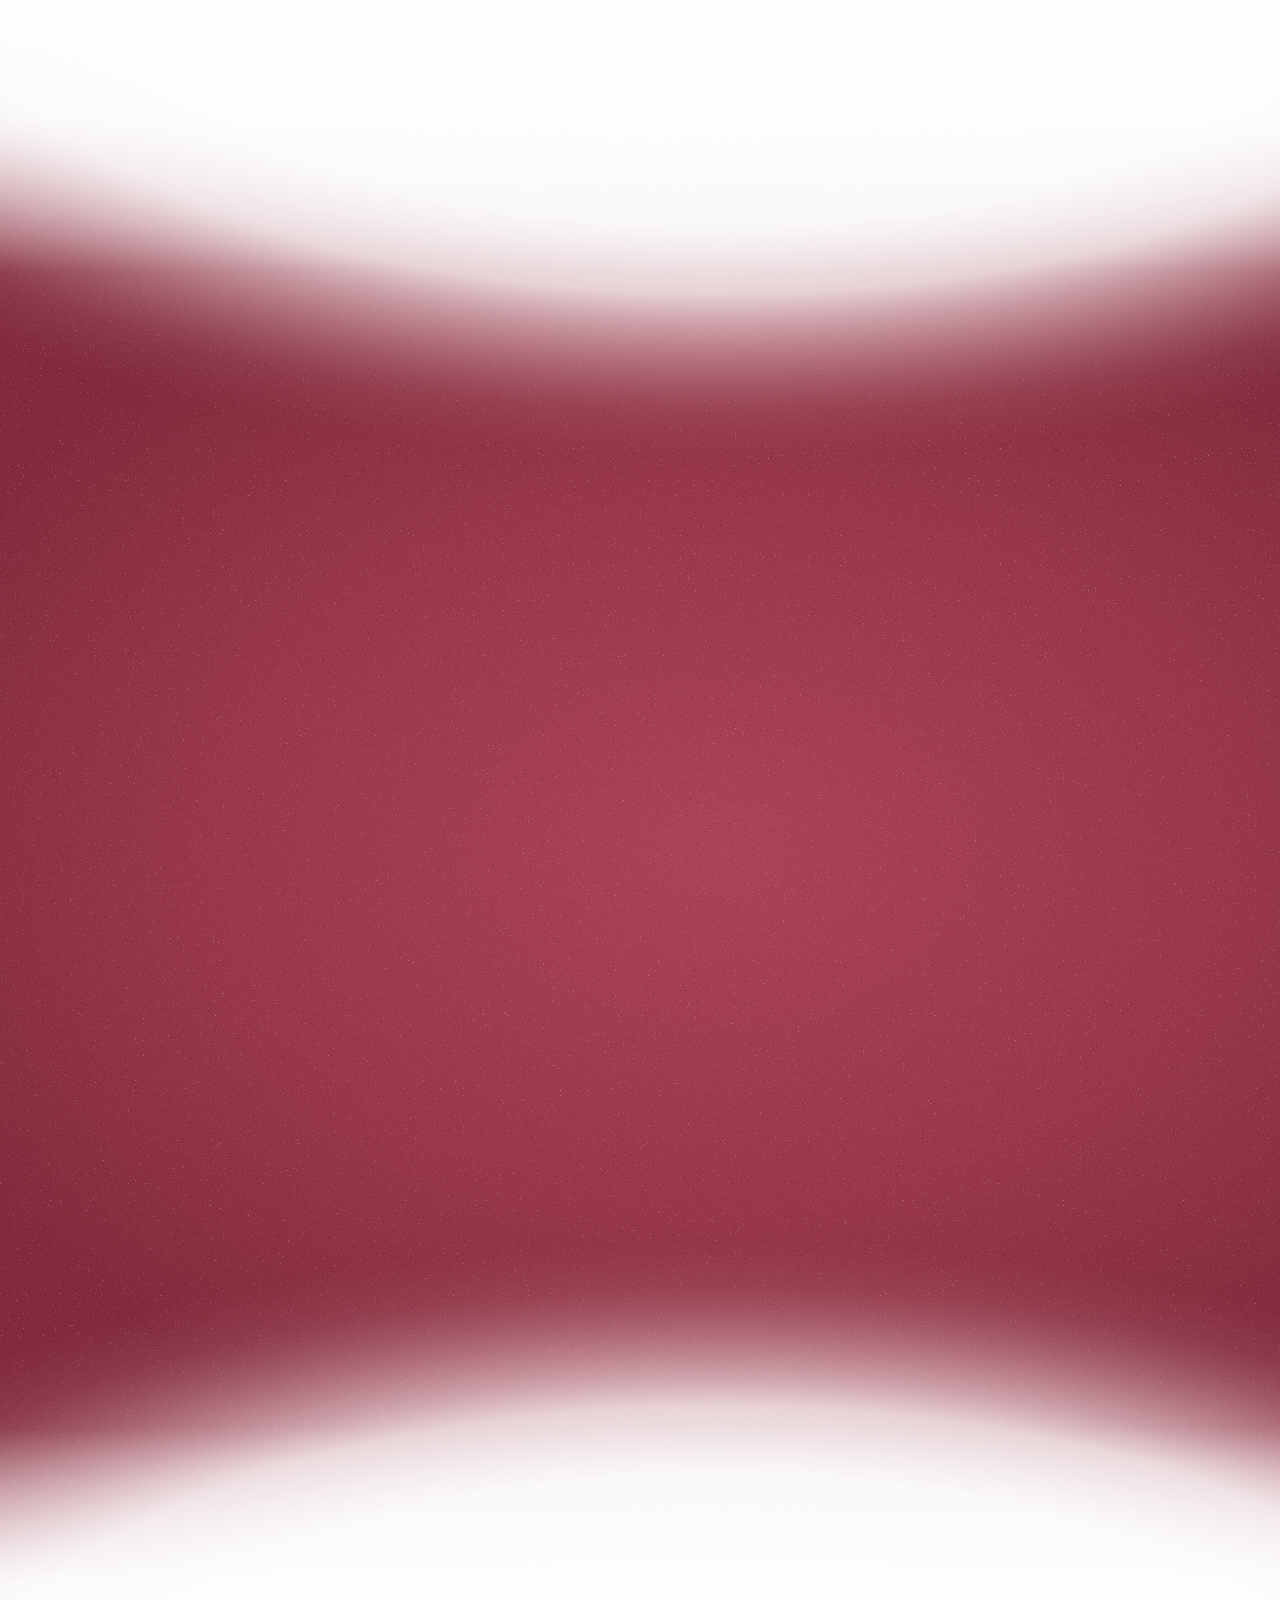
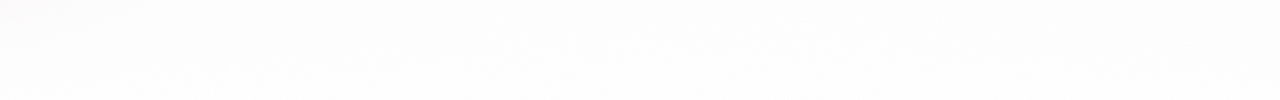
<file: source/bg-burgundy-dust-v1.html>
<!doctype html><html><head><style>html,body{margin:0;background:#fff}svg{display:block}</style></head><body>
<svg width="1440" height="1700" viewBox="0 0 1440 1700" xmlns="http://www.w3.org/2000/svg">
<defs>
  <!-- белые «шары» сверху и снизу — овальные, мягкий край -->
  <radialGradient id="top" cx="720" cy="-60" r="1" gradientUnits="userSpaceOnUse" gradientTransform="translate(720 -60) scale(1150 520) translate(-720 60)">
    <stop offset="0" stop-color="#fff" stop-opacity="1"/><stop offset=".55" stop-color="#fff" stop-opacity=".96"/>
    <stop offset=".68" stop-color="#FAF1F2" stop-opacity=".85"/><stop offset=".8" stop-color="#E8C4CA" stop-opacity=".48"/><stop offset=".91" stop-color="#C98C97" stop-opacity=".16"/><stop offset="1" stop-color="#B8707D" stop-opacity="0"/>
  </radialGradient>
  <radialGradient id="bot" cx="720" cy="1760" r="1" gradientUnits="userSpaceOnUse" gradientTransform="translate(720 1760) scale(1150 520) translate(-720 -1760)">
    <stop offset="0" stop-color="#fff" stop-opacity="1"/><stop offset=".55" stop-color="#fff" stop-opacity=".96"/>
    <stop offset=".68" stop-color="#FAF1F2" stop-opacity=".85"/><stop offset=".8" stop-color="#E8C4CA" stop-opacity=".48"/><stop offset=".91" stop-color="#C98C97" stop-opacity=".16"/><stop offset="1" stop-color="#B8707D" stop-opacity="0"/>
  </radialGradient>
  <!-- глубина бордового: темнее по бокам, светлее к центру -->
  <radialGradient id="depth" cx="720" cy="850" r="1" gradientUnits="userSpaceOnUse" gradientTransform="translate(720 850) scale(900 620) translate(-720 -850)">
    <stop offset="0" stop-color="#A63A4C"/><stop offset=".6" stop-color="#912E40"/><stop offset="1" stop-color="#7A2233"/>
  </radialGradient>
  <linearGradient id="edgeT" x1="0" y1="0" x2="0" y2="1"><stop offset="0" stop-color="#fff"/><stop offset=".07" stop-color="#fff" stop-opacity=".9"/><stop offset=".16" stop-color="#fff" stop-opacity="0"/></linearGradient>
  <linearGradient id="edgeB" x1="0" y1="1" x2="0" y2="0"><stop offset="0" stop-color="#fff"/><stop offset=".07" stop-color="#fff" stop-opacity=".9"/><stop offset=".16" stop-color="#fff" stop-opacity="0"/></linearGradient>
  <!-- мелкое зерно -->
  <filter id="grain" x="0" y="0" width="100%" height="100%">
    <feTurbulence type="fractalNoise" baseFrequency=".85" numOctaves="3" seed="7" result="n"/>
    <feColorMatrix in="n" type="saturate" values="0"/>
    <feComponentTransfer><feFuncA type="table" tableValues="0 .5"/></feComponentTransfer>
  </filter>
  <!-- редкая пыль -->
  <filter id="dust" x="0" y="0" width="100%" height="100%">
    <feTurbulence type="fractalNoise" baseFrequency=".6" numOctaves="1" seed="21" result="n"/>
    <feColorMatrix in="n" type="matrix" values="0 0 0 0 1  0 0 0 0 1  0 0 0 0 1  0 0 0 9 -6.3"/>
  </filter>
  <mask id="midMask"><rect width="1440" height="1700" fill="#fff"/><rect width="1440" height="1700" fill="#000" fill-opacity="0"/><rect width="1440" height="1700" fill="url(#top)" style="filter:invert(1)"/><rect width="1440" height="1700" fill="url(#bot)"/></mask>
</defs>
<rect width="1440" height="1700" fill="url(#depth)"/>
<g mask="url(#midMask)" style="mix-blend-mode:soft-light"><rect width="1440" height="1700" filter="url(#grain)" opacity="1"/></g>
<g mask="url(#midMask)"><rect width="1440" height="1700" filter="url(#dust)" opacity=".3"/></g>
<rect width="1440" height="1700" fill="url(#top)"/>
<rect width="1440" height="1700" fill="url(#bot)"/>
<rect width="1440" height="1700" fill="url(#edgeT)"/>
<rect width="1440" height="1700" fill="url(#edgeB)"/>
<rect width="1440" height="1700" filter="url(#grain)" opacity=".07"/>
</svg></body></html>
</file>
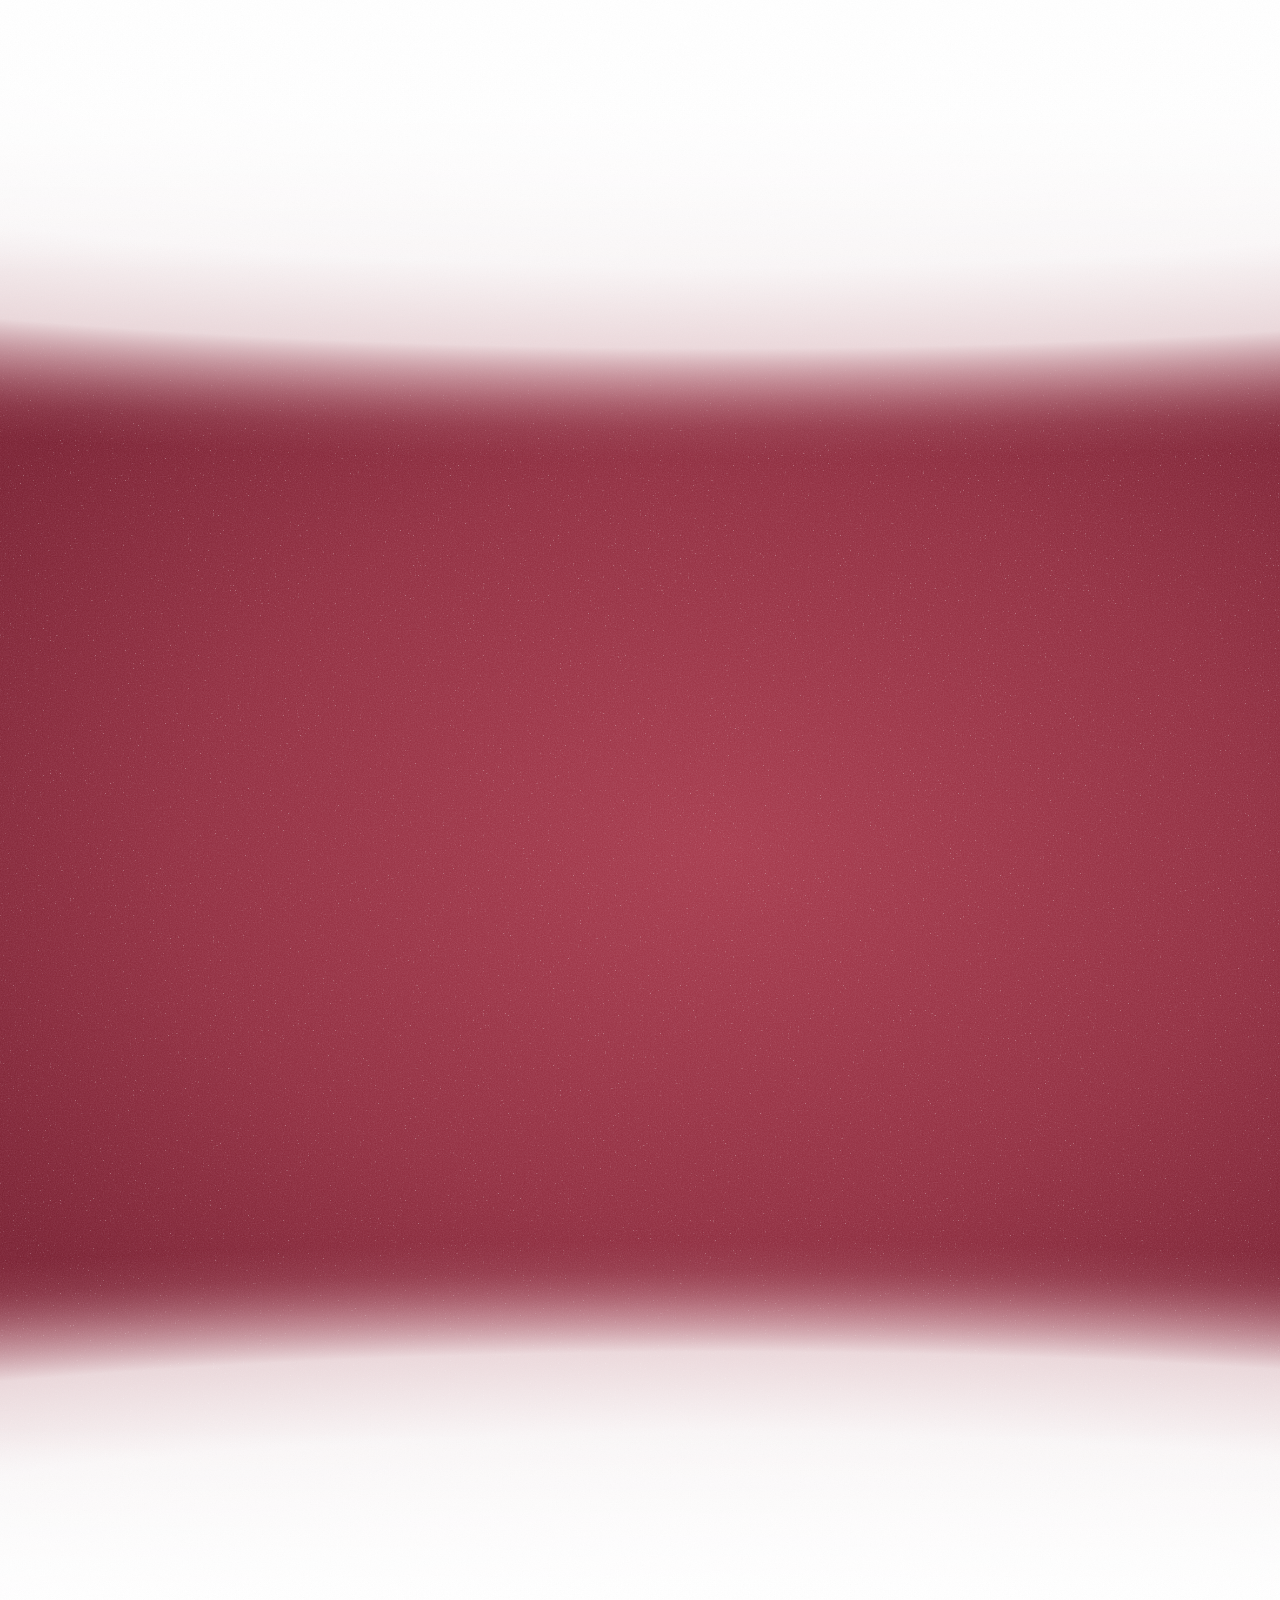
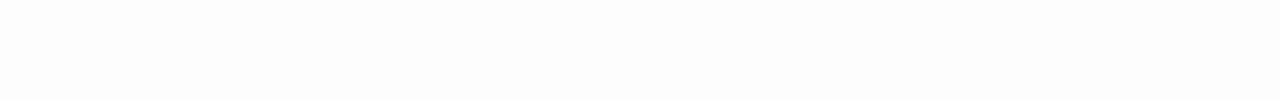
<file: source/bg-burgundy-dust-v2.html>
<!doctype html><html><head><style>html,body{margin:0;background:#fff}svg{display:block}</style></head><body>
<svg width="1440" height="1700" viewBox="0 0 1440 1700" xmlns="http://www.w3.org/2000/svg">
<defs>
  <!-- белые «шары» сверху и снизу — овальные, мягкий край -->
  <radialGradient id="top" cx="720" cy="30" r="1" gradientUnits="userSpaceOnUse" gradientTransform="translate(720 30) scale(2300 430) translate(-720 -30)">
    <stop offset="0" stop-color="#fff" stop-opacity="1"/><stop offset=".55" stop-color="#fff" stop-opacity=".96"/>
    <stop offset=".74" stop-color="#FAF1F2" stop-opacity=".88"/><stop offset=".84" stop-color="#E8C4CA" stop-opacity=".5"/><stop offset=".93" stop-color="#C98C97" stop-opacity=".16"/><stop offset="1" stop-color="#B8707D" stop-opacity="0"/>
  </radialGradient>
  <radialGradient id="bot" cx="720" cy="1670" r="1" gradientUnits="userSpaceOnUse" gradientTransform="translate(720 1670) scale(2300 430) translate(-720 -1670)">
    <stop offset="0" stop-color="#fff" stop-opacity="1"/><stop offset=".55" stop-color="#fff" stop-opacity=".96"/>
    <stop offset=".74" stop-color="#FAF1F2" stop-opacity=".88"/><stop offset=".84" stop-color="#E8C4CA" stop-opacity=".5"/><stop offset=".93" stop-color="#C98C97" stop-opacity=".16"/><stop offset="1" stop-color="#B8707D" stop-opacity="0"/>
  </radialGradient>
  <!-- глубина бордового: темнее по бокам, светлее к центру -->
  <radialGradient id="depth" cx="720" cy="850" r="1" gradientUnits="userSpaceOnUse" gradientTransform="translate(720 850) scale(900 620) translate(-720 -850)">
    <stop offset="0" stop-color="#A63A4C"/><stop offset=".6" stop-color="#912E40"/><stop offset="1" stop-color="#7A2233"/>
  </radialGradient>
  <linearGradient id="edgeT" x1="0" y1="0" x2="0" y2="1"><stop offset="0" stop-color="#fff"/><stop offset=".07" stop-color="#fff" stop-opacity=".9"/><stop offset=".16" stop-color="#fff" stop-opacity="0"/></linearGradient>
  <linearGradient id="edgeB" x1="0" y1="1" x2="0" y2="0"><stop offset="0" stop-color="#fff"/><stop offset=".07" stop-color="#fff" stop-opacity=".9"/><stop offset=".16" stop-color="#fff" stop-opacity="0"/></linearGradient>
  <!-- мелкое зерно -->
  <filter id="grain" x="0" y="0" width="100%" height="100%">
    <feTurbulence type="fractalNoise" baseFrequency=".85" numOctaves="3" seed="7" result="n"/>
    <feColorMatrix in="n" type="saturate" values="0"/>
    <feComponentTransfer><feFuncA type="table" tableValues="0 .5"/></feComponentTransfer>
  </filter>
  <!-- редкая пыль -->
  <filter id="dust" x="0" y="0" width="100%" height="100%">
    <feTurbulence type="fractalNoise" baseFrequency=".6" numOctaves="1" seed="21" result="n"/>
    <feColorMatrix in="n" type="matrix" values="0 0 0 0 1  0 0 0 0 1  0 0 0 0 1  0 0 0 9 -6.3"/>
  </filter>
  <mask id="midMask"><rect width="1440" height="1700" fill="#fff"/><rect width="1440" height="1700" fill="#000" fill-opacity="0"/><rect width="1440" height="1700" fill="url(#top)" style="filter:invert(1)"/><rect width="1440" height="1700" fill="url(#bot)"/></mask>
</defs>
<rect width="1440" height="1700" fill="url(#depth)"/>
<g mask="url(#midMask)" style="mix-blend-mode:soft-light"><rect width="1440" height="1700" filter="url(#grain)" opacity="1"/></g>
<g mask="url(#midMask)"><rect width="1440" height="1700" filter="url(#dust)" opacity=".3"/></g>
<rect width="1440" height="1700" fill="url(#top)"/>
<rect width="1440" height="1700" fill="url(#bot)"/>
<rect width="1440" height="1700" fill="url(#edgeT)"/>
<rect width="1440" height="1700" fill="url(#edgeB)"/>
<rect width="1440" height="1700" filter="url(#grain)" opacity=".07"/>
</svg></body></html>
</file>
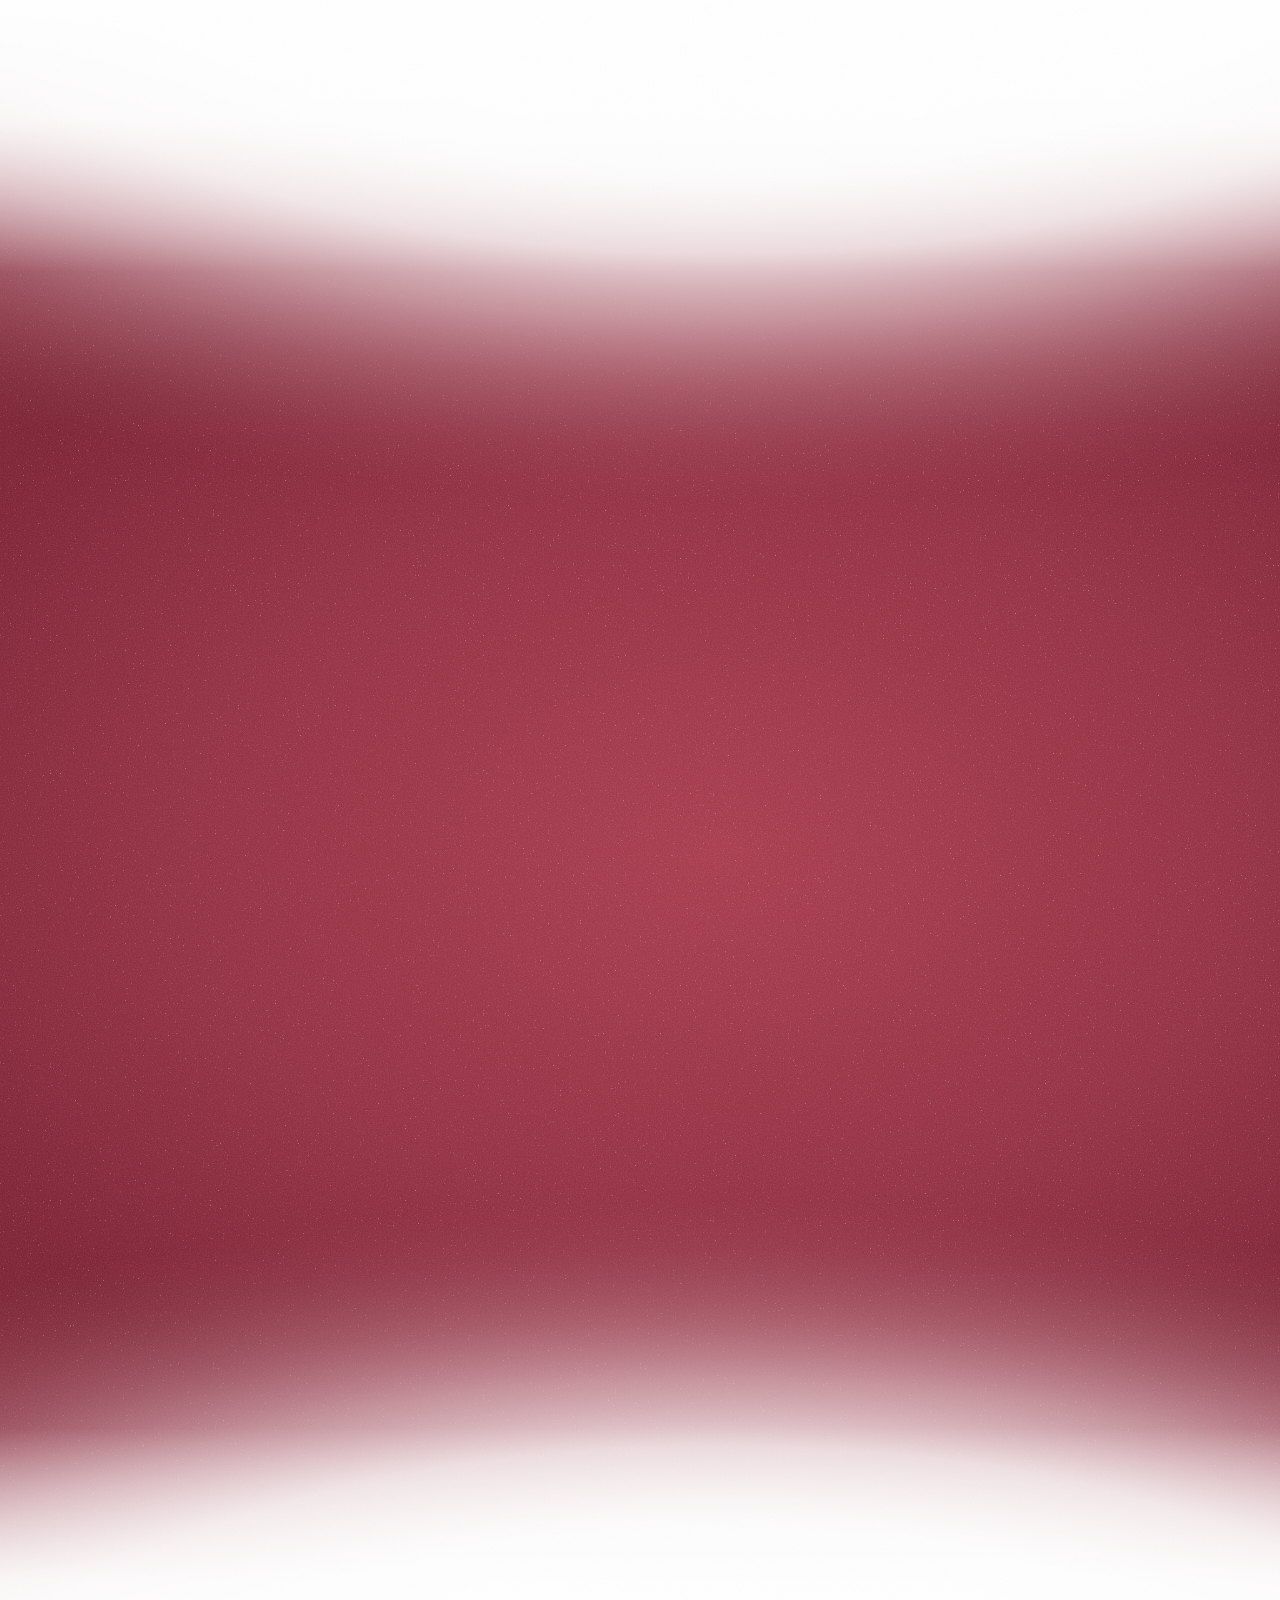
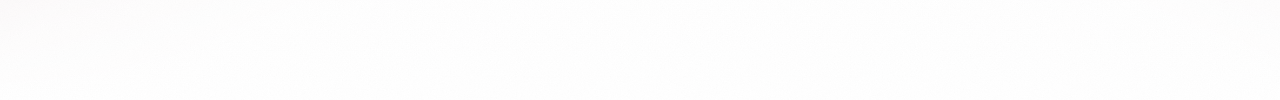
<file: source/bg-burgundy-dust-v3.html>
<!doctype html><html><head><style>html,body{margin:0;background:#fff}svg{display:block}</style></head><body>
<svg width="1440" height="1700" viewBox="0 0 1440 1700" xmlns="http://www.w3.org/2000/svg">
<defs>
  <!-- белые «шары» сверху и снизу — овальные, мягкий край -->
  <radialGradient id="top" cx="720" cy="-60" r="1" gradientUnits="userSpaceOnUse" gradientTransform="translate(720 -60) scale(1350 560) translate(-720 60)">
    <stop offset="0" stop-color="#fff" stop-opacity="1"/><stop offset=".42" stop-color="#fff" stop-opacity=".97"/>
    <stop offset=".56" stop-color="#FBF3F4" stop-opacity=".86"/><stop offset=".68" stop-color="#EFD4D8" stop-opacity=".62"/><stop offset=".8" stop-color="#DDADB5" stop-opacity=".34"/><stop offset=".91" stop-color="#C98C97" stop-opacity=".12"/><stop offset="1" stop-color="#B8707D" stop-opacity="0"/>
  </radialGradient>
  <radialGradient id="bot" cx="720" cy="1760" r="1" gradientUnits="userSpaceOnUse" gradientTransform="translate(720 1760) scale(1350 560) translate(-720 -1760)">
    <stop offset="0" stop-color="#fff" stop-opacity="1"/><stop offset=".42" stop-color="#fff" stop-opacity=".97"/>
    <stop offset=".56" stop-color="#FBF3F4" stop-opacity=".86"/><stop offset=".68" stop-color="#EFD4D8" stop-opacity=".62"/><stop offset=".8" stop-color="#DDADB5" stop-opacity=".34"/><stop offset=".91" stop-color="#C98C97" stop-opacity=".12"/><stop offset="1" stop-color="#B8707D" stop-opacity="0"/>
  </radialGradient>
  <!-- глубина бордового: темнее по бокам, светлее к центру -->
  <radialGradient id="depth" cx="720" cy="850" r="1" gradientUnits="userSpaceOnUse" gradientTransform="translate(720 850) scale(900 620) translate(-720 -850)">
    <stop offset="0" stop-color="#A63A4C"/><stop offset=".6" stop-color="#912E40"/><stop offset="1" stop-color="#7A2233"/>
  </radialGradient>
  <linearGradient id="edgeT" x1="0" y1="0" x2="0" y2="1"><stop offset="0" stop-color="#fff"/><stop offset=".07" stop-color="#fff" stop-opacity=".9"/><stop offset=".16" stop-color="#fff" stop-opacity="0"/></linearGradient>
  <linearGradient id="edgeB" x1="0" y1="1" x2="0" y2="0"><stop offset="0" stop-color="#fff"/><stop offset=".07" stop-color="#fff" stop-opacity=".9"/><stop offset=".16" stop-color="#fff" stop-opacity="0"/></linearGradient>
  <!-- мелкое зерно -->
  <filter id="grain" x="0" y="0" width="100%" height="100%">
    <feTurbulence type="fractalNoise" baseFrequency=".85" numOctaves="3" seed="7" result="n"/>
    <feColorMatrix in="n" type="saturate" values="0"/>
    <feComponentTransfer><feFuncA type="table" tableValues="0 .5"/></feComponentTransfer>
  </filter>
  <!-- редкая пыль -->
  <filter id="dust" x="0" y="0" width="100%" height="100%">
    <feTurbulence type="fractalNoise" baseFrequency=".6" numOctaves="1" seed="21" result="n"/>
    <feColorMatrix in="n" type="matrix" values="0 0 0 0 1  0 0 0 0 1  0 0 0 0 1  0 0 0 9 -6.3"/>
  </filter>
  <mask id="midMask"><rect width="1440" height="1700" fill="#fff"/><rect width="1440" height="1700" fill="#000" fill-opacity="0"/><rect width="1440" height="1700" fill="url(#top)" style="filter:invert(1)"/><rect width="1440" height="1700" fill="url(#bot)"/></mask>
</defs>
<rect width="1440" height="1700" fill="url(#depth)"/>
<g mask="url(#midMask)" style="mix-blend-mode:soft-light"><rect width="1440" height="1700" filter="url(#grain)" opacity="1"/></g>
<g mask="url(#midMask)"><rect width="1440" height="1700" filter="url(#dust)" opacity=".3"/></g>
<rect width="1440" height="1700" fill="url(#top)"/>
<rect width="1440" height="1700" fill="url(#bot)"/>
<rect width="1440" height="1700" fill="url(#edgeT)"/>
<rect width="1440" height="1700" fill="url(#edgeB)"/>
<rect width="1440" height="1700" filter="url(#grain)" opacity=".07"/>
</svg></body></html>
</file>
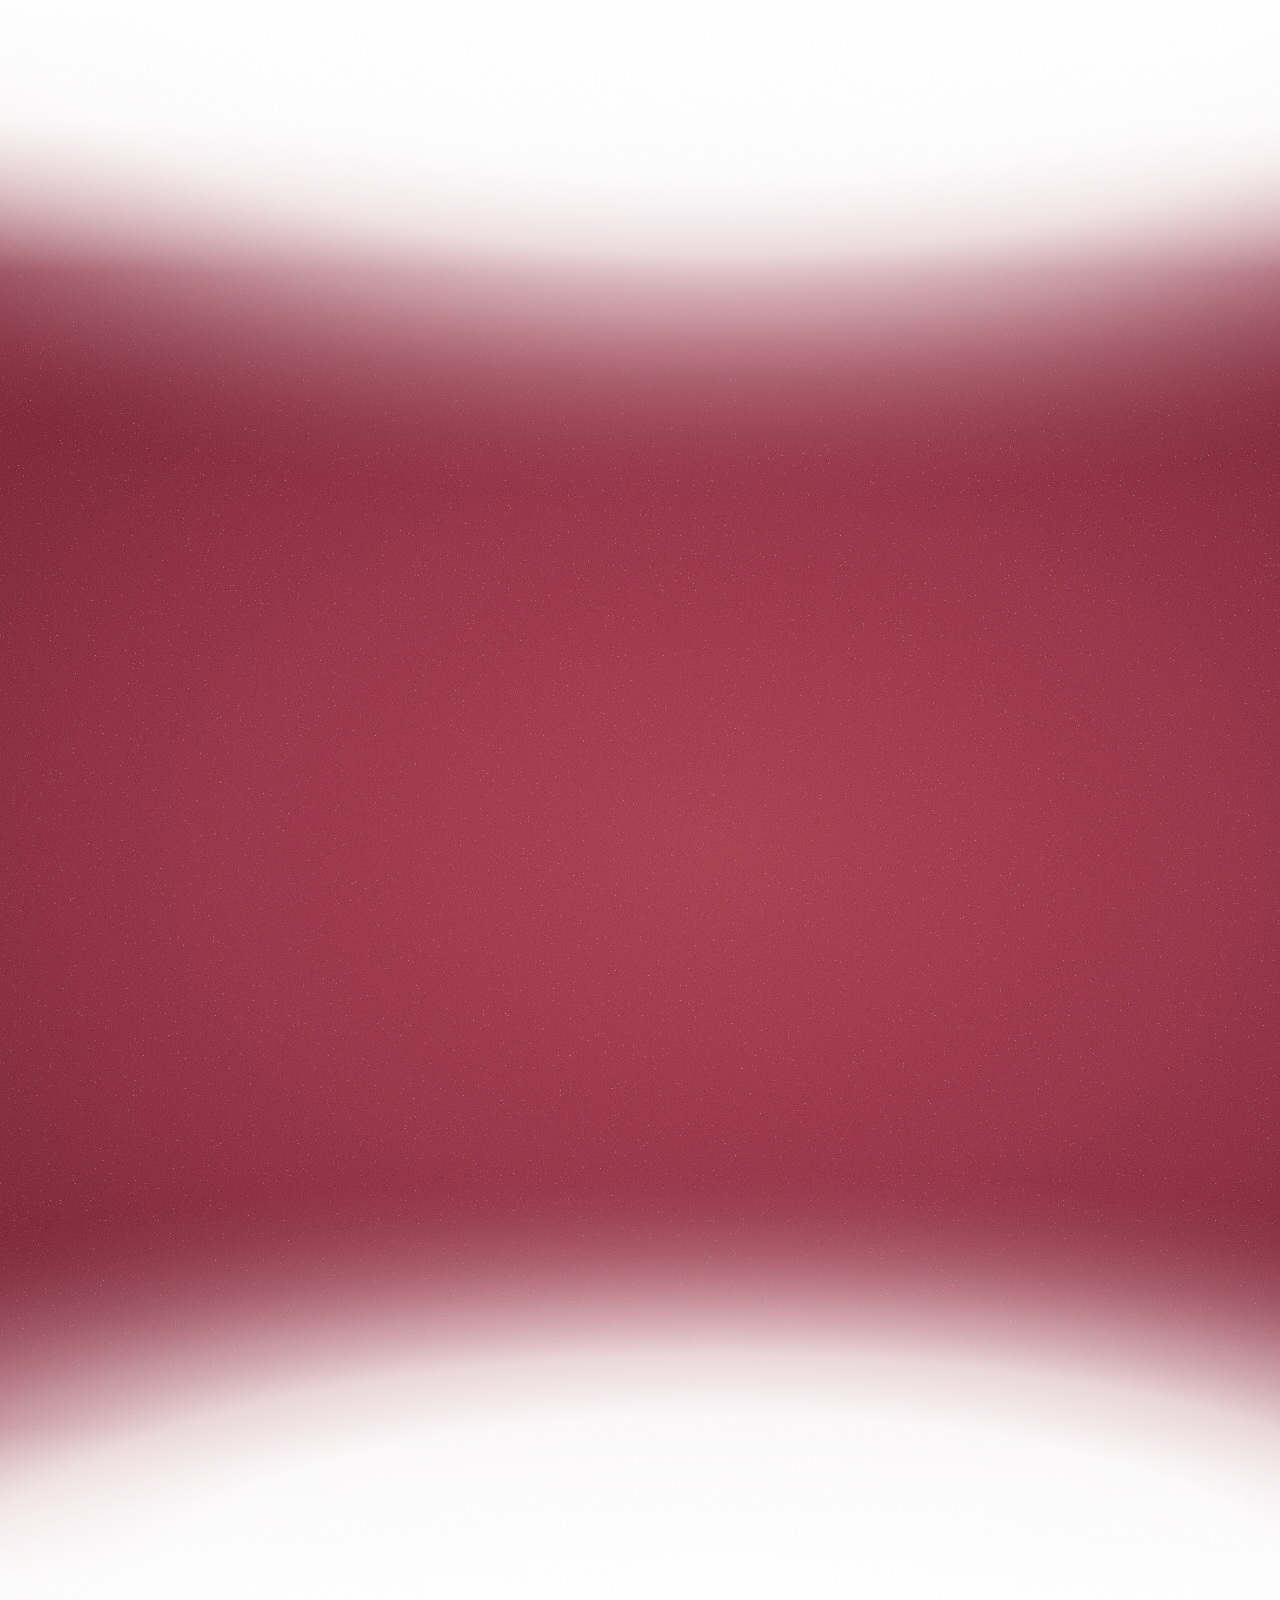
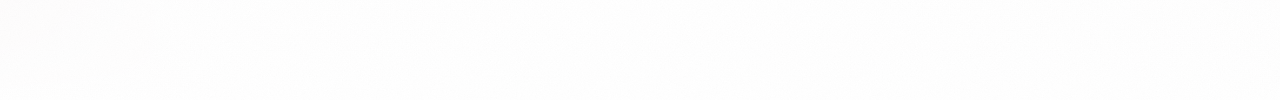
<file: source/bg-burgundy-dust-v4.html>
<!doctype html><html><head><style>html,body{margin:0;background:#fff}svg{display:block}</style></head><body>
<svg width="1440" height="1700" viewBox="0 0 1440 1700" xmlns="http://www.w3.org/2000/svg">
<defs>
  <!-- белые «шары» сверху и снизу — овальные, мягкий край -->
  <radialGradient id="top" cx="720" cy="-60" r="1" gradientUnits="userSpaceOnUse" gradientTransform="translate(720 -60) scale(1350 560) translate(-720 60)">
    <stop offset="0" stop-color="#fff" stop-opacity="1"/><stop offset=".42" stop-color="#fff" stop-opacity=".97"/>
    <stop offset=".56" stop-color="#FBF3F4" stop-opacity=".86"/><stop offset=".68" stop-color="#EFD4D8" stop-opacity=".62"/><stop offset=".8" stop-color="#DDADB5" stop-opacity=".34"/><stop offset=".91" stop-color="#C98C97" stop-opacity=".12"/><stop offset="1" stop-color="#B8707D" stop-opacity="0"/>
  </radialGradient>
  <radialGradient id="bot" cx="720" cy="1590" r="1" gradientUnits="userSpaceOnUse" gradientTransform="translate(720 1590) scale(1350 420) translate(-720 -1590)">
    <stop offset="0" stop-color="#fff" stop-opacity="1"/><stop offset=".42" stop-color="#fff" stop-opacity=".97"/>
    <stop offset=".56" stop-color="#FBF3F4" stop-opacity=".86"/><stop offset=".68" stop-color="#EFD4D8" stop-opacity=".62"/><stop offset=".8" stop-color="#DDADB5" stop-opacity=".34"/><stop offset=".91" stop-color="#C98C97" stop-opacity=".12"/><stop offset="1" stop-color="#B8707D" stop-opacity="0"/>
  </radialGradient>
  <!-- глубина бордового: темнее по бокам, светлее к центру -->
  <radialGradient id="depth" cx="720" cy="850" r="1" gradientUnits="userSpaceOnUse" gradientTransform="translate(720 850) scale(900 620) translate(-720 -850)">
    <stop offset="0" stop-color="#A63A4C"/><stop offset=".6" stop-color="#912E40"/><stop offset="1" stop-color="#7A2233"/>
  </radialGradient>
  <linearGradient id="edgeT" x1="0" y1="0" x2="0" y2="1"><stop offset="0" stop-color="#fff"/><stop offset=".07" stop-color="#fff" stop-opacity=".9"/><stop offset=".16" stop-color="#fff" stop-opacity="0"/></linearGradient>
  <linearGradient id="edgeB" x1="0" y1="1" x2="0" y2="0"><stop offset="0" stop-color="#fff"/><stop offset=".07" stop-color="#fff" stop-opacity=".9"/><stop offset=".16" stop-color="#fff" stop-opacity="0"/></linearGradient>
  <!-- мелкое зерно -->
  <filter id="grain" x="0" y="0" width="100%" height="100%">
    <feTurbulence type="fractalNoise" baseFrequency=".85" numOctaves="3" seed="7" result="n"/>
    <feColorMatrix in="n" type="saturate" values="0"/>
    <feComponentTransfer><feFuncA type="table" tableValues="0 .5"/></feComponentTransfer>
  </filter>
  <!-- редкая пыль -->
  <filter id="dust" x="0" y="0" width="100%" height="100%">
    <feTurbulence type="fractalNoise" baseFrequency=".6" numOctaves="1" seed="21" result="n"/>
    <feColorMatrix in="n" type="matrix" values="0 0 0 0 1  0 0 0 0 1  0 0 0 0 1  0 0 0 9 -6.3"/>
  </filter>
  <mask id="midMask"><rect width="1440" height="1700" fill="#fff"/><rect width="1440" height="1700" fill="#000" fill-opacity="0"/><rect width="1440" height="1700" fill="url(#top)" style="filter:invert(1)"/><rect width="1440" height="1700" fill="url(#bot)"/></mask>
</defs>
<rect width="1440" height="1700" fill="url(#depth)"/>
<g mask="url(#midMask)" style="mix-blend-mode:soft-light"><rect width="1440" height="1700" filter="url(#grain)" opacity="1"/></g>
<g mask="url(#midMask)"><rect width="1440" height="1700" filter="url(#dust)" opacity=".3"/></g>
<rect width="1440" height="1700" fill="url(#top)"/>
<rect width="1440" height="1700" fill="url(#bot)"/>
<rect width="1440" height="1700" fill="url(#edgeT)"/>
<rect width="1440" height="1700" fill="url(#edgeB)"/>
<rect width="1440" height="1700" filter="url(#grain)" opacity=".07"/>
</svg></body></html>
</file>
<file: motion.css>
/* asilohelp — анимации сайта.
   Источник: tutorium.io (разбор CSS, 26.09.2026) + старый сайт (Figma «Старый сайт» → «Компоненты анимаций»).
   Карта с живыми примерами: /animacii/
   Правило: анимации привязаны к классам и data-атрибутам, а не к координатам,
   поэтому правки текста и порядка блоков их не ломают. */

:root {
  --m-ease: cubic-bezier(.33, 1, .68, 1);        /* мягкое «выдыхание» — tutorium */
  --m-ease-snap: cubic-bezier(.22, 1, .36, 1);   /* шапка, выезды — tutorium */
  --m-ease-soft: ease-in-out;                    /* старый сайт, парение */
  --m-fast: .2s;
  --m-base: .3s;                                 /* старый сайт: все наведения 0,3 с */
  --m-slow: .45s;
  --m-reveal: .8s;
  --m-accent: #A02538;
  --m-accent-hover: #832626;
}

/* 1. Кнопка: подъём + потемнение + нажатие */
.m-btn {
  transition: transform var(--m-slow) var(--m-ease), box-shadow var(--m-slow) var(--m-ease),
              background-color var(--m-base) var(--m-ease), color var(--m-base) var(--m-ease);
}
.m-btn:active { transform: scale(.985); transition-duration: .12s; }
@media (hover: hover) {
  .m-btn:hover { transform: translateY(-2px); }
  .m-btn--accent:hover { background-color: var(--m-accent-hover); }
}

/* 2. Стрелка в кнопке или карточке уходит по диагонали */
.m-arrow { transition: transform var(--m-base) var(--m-ease); }
@media (hover: hover) {
  .m-btn:hover .m-arrow, .m-card:hover .m-arrow { transform: translate(3px, -3px); }
}

/* 3. Карточка: подъём + тень растёт */
.m-card {
  transition: transform var(--m-slow) var(--m-ease), box-shadow var(--m-slow) var(--m-ease);
}
@media (hover: hover) {
  .m-card:hover { transform: translateY(-3px); box-shadow: 0 22px 44px -18px rgba(34, 34, 34, .35); }
}

/* 4. Фото: приближение внутри рамки (рамка не двигается) */
.m-photo { overflow: hidden; }
.m-photo img { transition: transform .6s var(--m-ease); will-change: transform; }
@media (hover: hover) {
  .m-photo:hover img, .m-card:hover .m-photo img { transform: scale(1.035); }
}

/* 5. Появление при прокрутке — один раз, с лесенкой */
/* скрываем только если JS работает: в <head> нужна строка
   <script>document.documentElement.classList.add('m-js')</script> */
.m-js [data-reveal] {
  opacity: 0; translate: 0 18px;   /* отдельное свойство translate — не мешает наведению (transform) */
  transition: opacity var(--m-reveal) var(--m-ease), translate var(--m-reveal) var(--m-ease),
              transform var(--m-slow) var(--m-ease), box-shadow var(--m-slow) var(--m-ease);
  transition-delay: var(--reveal-delay, 0s);
}
.m-js [data-reveal].is-shown { opacity: 1; translate: none; }

/* 6. Парящие экраны на первом экране */
@keyframes m-float {
  0%, 100% { transform: translateY(0) rotate(var(--rot, 0deg)); }
  50%      { transform: translateY(var(--lift, -10px)) rotate(calc(var(--rot, 0deg) + var(--sway, 1.5deg))); }
}
.m-float { animation: m-float var(--dur, 8s) var(--m-ease-soft) infinite; animation-delay: var(--delay, 0s); }

/* 7. Появление мелочей: наклейки, плашки, пузыри чата */
@keyframes m-pop { from { opacity: 0; transform: scale(.96) translateY(-4px); } to { opacity: 1; transform: none; } }
.m-pop { animation: m-pop .4s var(--m-ease) both; animation-delay: var(--reveal-delay, 0s); }

/* 8. Шапка-таблетка: прячется при прокрутке вниз, возвращается вверх */
.m-header { transition: transform .4s var(--m-ease-snap), opacity .35s ease; }
.m-header.is-hidden { transform: translateY(calc(-100% - 16px)); opacity: 0; pointer-events: none; }

/* 9. Вопросы: плюс превращается в крестик, ответ раскрывается */
.m-faq summary .m-plus { transition: transform var(--m-base) var(--m-ease); }
.m-faq[open] summary .m-plus { transform: rotate(45deg); }
.m-faq .m-faq__body { display: grid; grid-template-rows: 0fr; transition: grid-template-rows var(--m-slow) var(--m-ease); }
.m-faq[open] .m-faq__body { grid-template-rows: 1fr; }
.m-faq .m-faq__body > * { overflow: hidden; }

/* 10. Отзыв на фото: затемнение и текст при наведении (на телефоне — по нажатию) */
.m-review { position: relative; overflow: hidden; }
.m-review__shade { position: absolute; inset: 0; background: linear-gradient(180deg, rgba(20,20,24,0) 20%, rgba(20,20,24,.82)); opacity: 0; transition: opacity var(--m-slow) var(--m-ease); }
.m-review__text { opacity: 0; transform: translateY(10px); transition: opacity var(--m-slow) var(--m-ease), transform var(--m-slow) var(--m-ease); }
.m-review__tag { transition: background-color var(--m-base) var(--m-ease), color var(--m-base) var(--m-ease); }
.m-review:hover .m-review__shade, .m-review.is-open .m-review__shade,
.m-review:hover .m-review__text, .m-review.is-open .m-review__text { opacity: 1; transform: none; }
.m-review:hover .m-review__tag, .m-review.is-open .m-review__tag { background: var(--m-accent); color: #fff; }

/* 11. Живая точка «на связи» */
@keyframes m-breathe { 0%, 100% { transform: scale(1); opacity: 1; } 50% { transform: scale(.8); opacity: .6; } }
.m-live { animation: m-breathe 2.4s ease-in-out infinite; }

/* 12. Плавная прокрутка к якорям (старый сайт: 0,6 с) */
html { scroll-behavior: smooth; }

/* 13. Переход между страницами — растворение 0,3 с (старый сайт) */
@view-transition { navigation: auto; }
::view-transition-old(root), ::view-transition-new(root) { animation-duration: .3s; }

/* Уменьшить движение: всё статично, контент сразу виден */
@media (prefers-reduced-motion: reduce) {
  *, *::before, *::after { animation: none !important; transition: none !important; scroll-behavior: auto !important; }
  [data-reveal] { opacity: 1 !important; translate: none !important; }
  .m-review__text, .m-review__shade { opacity: 1; transform: none; }
}
</file>
<file: site.css>
/* asilohelp — тестовая главная по макету Figma «мой прототип» */
:root {
  --ink: #25262A; --ink-2: #222; --gray-h2: #555968; --sub: #777880; --body: #66666B; --muted: #71717A;
  --tile: #F5F5F7; --tile-2: #F4F4F5; --beige: #F3F2EF; --pink: #F7E9EB; --graphite: #24262C;
  --accent: #A02538; --accent-hover: #832626; --line: #ECECF0;
  --wrap: 1326px;
}
* { box-sizing: border-box; margin: 0; padding: 0; }
html { -webkit-text-size-adjust: 100%; }
body { font-family: 'Unbounded', system-ui, sans-serif; color: var(--ink); background: #fff; -webkit-font-smoothing: antialiased; overflow-x: hidden; }
img { display: block; max-width: 100%; }
a { color: inherit; text-decoration: none; }
button, input, textarea { font: inherit; color: inherit; }
::selection { background: var(--accent); color: #fff; }
:focus-visible { outline: 2px solid var(--accent); outline-offset: 3px; border-radius: 8px; }
.hand { font-family: 'Caveat', cursive; font-weight: 400; }
.wrap { width: min(var(--wrap), 100% - 32px); margin-inline: auto; }
section { position: relative; }

/* заголовки секций: 2 строки */
.sh { text-align: center; }
.sh h2 { font-weight: 500; font-size: clamp(30px, 3.6vw, 52px); line-height: 1.08; letter-spacing: -.05em; }
.sh h2 span { display: block; font-weight: 300; color: var(--gray-h2); }
.sh p { margin: 22px auto 0; max-width: 760px; font-size: 16px; line-height: 1.55; color: var(--sub); }
.sh--sm h2 { font-size: clamp(30px, 3.4vw, 48px); letter-spacing: -.04em; }

/* кнопки */
.btn { display: inline-flex; align-items: center; justify-content: center; gap: 12px; border-radius: 999px; font-weight: 500; font-size: 15px; white-space: nowrap; cursor: pointer; border: 0; }
.btn--accent { background: var(--accent); color: #fff; padding: 18px 26px; }
.btn--outline { border: 1.5px solid var(--ink-2); color: var(--ink-2); padding: 16.5px 26px; background: transparent; }
.btn--pill { padding: 5px 5px 5px 24px; height: 56px; gap: 16px; }
.btn--pill.btn--accent { box-shadow: 0 12px 32px -8px rgba(160,37,56,.45); }
.btn--white { background: #fff; color: var(--ink); padding: 5px 5px 5px 24px; height: 48px; box-shadow: 0 12px 32px -8px rgba(0,0,0,.25); }
.btn img { flex: none; }

/* шапка */
.m-header { position: fixed; top: 8px; left: 0; right: 0; z-index: 50; padding-inline: 40px; }
.hdr { max-width: 1360px; margin-inline: auto; height: 68px; background: #fff; border-radius: 100px; display: flex; align-items: center; justify-content: space-between; padding: 0 12px 0 28px;
       box-shadow: 0 2px 6px rgba(33,33,41,.06), 0 10px 30px -6px rgba(33,33,41,.10); }
.hdr__logo { flex: none; } .hdr__logo img { width: 197px; height: 32px; }
.hdr__main, .hdr__bot { white-space: nowrap; }
.hdr nav { display: flex; gap: 34px; font-size: 14px; }
.hdr nav a { display: inline-flex; align-items: center; gap: 6px; transition: color .2s; }
.hdr nav a:hover { color: var(--accent); }
.hdr__cta { display: flex; gap: 12px; align-items: center; }
.hdr__bot { border: 1px solid #E9E9EC; border-radius: 999px; padding: 13px 18px; font-size: 13px; }
.hdr__main { background: var(--accent); color: #fff; border-radius: 999px; padding: 14px 22px; font-weight: 500; font-size: 14px; }

/* 1 · первый экран */
.hero { height: 900px; overflow: hidden; }
.hero__stage { position: relative; height: 100%; width: min(1440px, 100%); margin-inline: auto; }
.hero__center { position: absolute; left: 50%; top: 232px; transform: translateX(-50%); display: flex; flex-direction: column; align-items: center; gap: 28px; width: 760px; text-align: center; }
.hero h1 { font-weight: 500; font-size: 50px; line-height: 1.08; letter-spacing: -.03em; color: var(--ink-2); display: flex; flex-direction: column; align-items: center; gap: 6px; }
.hero__row { display: flex; align-items: center; gap: 16px; }
.faces { display: flex; }
.faces img { width: 52px; height: 52px; border-radius: 50%; border: 3px solid #fff; object-fit: cover; margin-right: -18px; }
.faces img:last-child { margin-right: 0; }
.faces { margin-right: 2px; }
.mark { display: inline-block; background: var(--accent); color: #fff; border-radius: 26px; padding: 4px 22px 10px; transform: rotate(2deg); }
.hero__lead { font-size: 17px; line-height: 1.55; color: #525252; }
.hero__btns { display: flex; gap: 14px; margin-bottom: 8px; }
.hero__nums { display: flex; gap: 32px; }
.hero__nums div { width: 180px; display: flex; flex-direction: column; gap: 6px; align-items: center; }
.hero__nums b { font-weight: 500; font-size: 28px; letter-spacing: -.02em; color: var(--ink-2); }
.hero__nums span { font-size: 12px; line-height: 1.4; color: #525252; }
.scr { position: absolute; background: #fff; border-radius: 20px; padding: 18px; box-shadow: 0 14px 32px -10px rgba(33,33,33,.28); display: flex; flex-direction: column; gap: 10px; }
.scr--bot { left: 49px; top: 150px; width: 260px; --rot: -6deg; }
.scr--polaroid { left: 1182px; top: 162px; width: 210px; --rot: 7deg; }
.scr--case { left: 52px; top: 600px; width: 270px; --rot: 5deg; }
.scr--channel { left: 1125px; top: 600px; width: 270px; --rot: -5deg; }
.scr__head { display: flex; align-items: center; gap: 10px; font-weight: 500; font-size: 13px; }
.scr__msg { background: #F4F4F4; border-radius: 14px; padding: 12px 14px; font-size: 12px; line-height: 1.45; }
.scr--polaroid img { height: 200px; width: 100%; object-fit: cover; border-radius: 12px; }
.scr--polaroid .hand { font-size: 22px; }
.scr--case b { font-weight: 500; font-size: 15px; }
.chk { display: flex; gap: 10px; align-items: center; font-size: 12px; }
.chk i { width: 18px; height: 18px; border-radius: 5px; background: var(--accent); flex: none; }
.chk--off { color: #525252; } .chk--off i { background: none; border: 1.5px solid #525252; }
.scr--channel .ch { display: flex; gap: 12px; align-items: center; }
.scr--channel .ch img { width: 40px; height: 40px; border-radius: 50%; }
.scr--channel { width: auto; min-width: 270px; }
.scr--channel .ch b { white-space: nowrap; display: block; font-weight: 500; font-size: 12px; } .scr--channel .ch small { font-size: 11px; color: #525252; }
.scr--channel p { font-size: 12px; line-height: 1.45; }
.hero__note { position: absolute; left: 1082px; top: 478px; color: var(--accent); font-size: 26px; transform: rotate(8deg); }

/* 2 · как мы помогаем */
.help { padding: 76px 0 110px; }
.help__grid { display: grid; grid-template-columns: repeat(3, 1fr); gap: 15px; margin-top: 108px; }
.pcard { position: relative; height: 600px; border-radius: 16px; overflow: hidden; color: #fff; display: flex; flex-direction: column; justify-content: flex-end; padding: 0 24px 24px; }
.pcard:nth-child(1) { border-top-left-radius: 48px; } .pcard:nth-child(2) { border-top-right-radius: 48px; } .pcard:nth-child(3) { border-bottom-right-radius: 48px; }
.pcard > img { position: absolute; inset: 0; width: 100%; height: 100%; object-fit: cover; }
.pcard::after { content: ''; position: absolute; inset: 0; background: linear-gradient(180deg, rgba(20,20,26,0) 30%, rgba(20,20,26,.55) 72%, rgba(20,20,26,.88)); }
.pcard > *:not(img) { position: relative; z-index: 1; }
.pcard h3 { font-weight: 600; font-size: 34px; letter-spacing: -.04em; margin: 0 8px 12px; }
.pcard p { font-size: 15px; line-height: 1.5; color: rgba(255,255,255,.88); margin: 0 8px 28px; max-width: 368px; }
.pcard .btn--white { height: 60px; padding: 8px 8px 8px 24px; justify-content: space-between; width: 100%; }
.help__more { text-align: center; margin-top: 56px; font-weight: 500; font-size: 18px; }
.help__more a { color: var(--accent); }

/* 3 · кому помогаем */
.who { padding: 64px 0 100px; }
.who .sh p { max-width: 948px; }
.tiles3 { display: grid; grid-template-columns: repeat(3, 1fr); gap: 18px; margin-top: 60px; }
.tile { position: relative; background: var(--tile); border-radius: 16px; padding: 24px; min-height: 448px; overflow: hidden; }
.tiles3 .tile:nth-child(1) { border-top-right-radius: 68px; } .tiles3 .tile:nth-child(2) { border-top-left-radius: 68px; } .tiles3 .tile:nth-child(3) { border-bottom-right-radius: 68px; }
.mini { background: #fff; height: 210px; border-radius: 10px; position: relative; overflow: hidden; }
.tile:nth-child(1) .mini { border-radius: 16px 48px 10px 10px; } .tile:nth-child(2) .mini { border-radius: 48px 10px 10px 10px; } .tile:nth-child(3) .mini { background: #F7F7F8; }
.tile__head { display: flex; justify-content: space-between; align-items: center; margin-top: 24px; height: 44px; }
.tile__head h3 { font-weight: 600; font-size: 24px; letter-spacing: -.04em; }
.tile > p { font-size: 13px; line-height: 1.6; color: var(--body); margin-top: 20px; min-height: 42px; }
.inkb { display: inline-flex; align-items: center; gap: 8px; background: #EAEAED; border-radius: 100px; padding: 4px 4px 4px 11px; font-size: 10px; color: #77787F; margin-top: 24px; }
.inkb span { display: inline-flex; align-items: center; gap: 6px; background: #fff; border-radius: 100px; padding: 5px 10px 5px 6px; font-weight: 500; color: #343539; box-shadow: 0 1px 3px rgba(23,23,23,.03); }
.basis { position: absolute; left: 110px; top: 12px; transform: rotate(-6deg); background: #fff; border: 1px solid var(--line); border-radius: 7px; padding: 16px 18px; box-shadow: 0 5px 12px rgba(54,66,102,.07); display: flex; flex-direction: column; gap: 12px; }
.basis small { font-size: 7px; letter-spacing: .04em; color: #969BA8; }
.basis b { align-self: flex-start; background: var(--accent); color: #fff; font-weight: 500; font-size: 24px; letter-spacing: -.04em; border-radius: 8px; padding: 4px 12px 8px; transform: rotate(6deg); margin: 10px 0; }
.basis em { font-style: normal; font-size: 9px; color: #818897; }
.evid { position: absolute; left: 24px; top: 26px; display: flex; flex-direction: column; gap: 6px; }
.evid small, .chron small { font-size: 8px; letter-spacing: .02em; color: #858791; }
.evid div { display: flex; gap: 16px; align-items: center; }
.evid b { font-weight: 500; font-size: 20px; letter-spacing: -.025em; } .evid span { font-size: 10px; color: #858791; }
.chron { position: absolute; left: 28px; top: 28px; display: flex; flex-direction: column; gap: 14px; }
.chron div { display: flex; gap: 14px; align-items: center; }
.chron i { width: 10px; height: 10px; border-radius: 50%; background: #D5D6DB; } .chron .on i { background: var(--accent); }
.chron b { font-weight: 500; font-size: 18px; letter-spacing: -.02em; } .chron .on b { color: var(--accent); } .chron span { font-size: 11px; color: #858791; }
.dark { position: relative; margin-top: 18px; min-height: 403px; border-radius: 68px 16px 16px 16px; overflow: hidden; color: #fff;
        background: radial-gradient(1100px 230px at 103% 50%, rgba(161,38,56,.55), rgba(161,38,56,0)), var(--graphite); display: grid; grid-template-columns: 559px 1fr; }
.dark__art { position: relative; }
.dark__photo { position: absolute; left: 185px; top: 78px; width: 236px; height: 259px; border-radius: 16px; object-fit: cover; transform: rotate(3deg); box-shadow: 0 30px 60px rgba(0,0,0,.4); }
.chip { position: absolute; display: flex; align-items: center; gap: 10px; background: rgba(255,255,255,.92); color: var(--graphite); border-radius: 14px; padding: 10px 16px 10px 10px; font-weight: 500; font-size: 12px; box-shadow: 0 16px 36px rgba(0,0,0,.35); }
.chip--1 { left: 466px; top: 70px; transform: rotate(-4deg); } .chip--2 { left: 24px; top: 184px; transform: rotate(5deg); } .chip--3 { left: 385px; top: 280px; transform: rotate(-3deg); }
.dark__text { padding: 36px 40px 0 65px; }
.pill-dark { display: inline-block; background: rgba(255,255,255,.07); border: 1px solid rgba(255,255,255,.14); border-radius: 999px; padding: 7px 12px; font-weight: 500; font-size: 11px; }
.dark h3 { font-weight: 600; font-size: 38px; line-height: 1.1; letter-spacing: -.05em; margin-top: 14px; }
.dark__text > p { font-size: 14px; line-height: 1.55; color: #C3C5CE; max-width: 600px; margin-top: 16px; }
.facts { display: flex; gap: 44px; margin-top: 20px; }
.facts small { display: block; font-weight: 500; font-size: 10px; letter-spacing: .12em; color: #8F93A3; margin-bottom: 6px; }
.facts span { font-size: 14px; color: #F2F3F7; }
.dark__bottom { border-top: 1px solid rgba(255,255,255,.08); margin-top: 0; height: 100px; max-width: 643px; position: relative; display: flex; justify-content: space-between; align-items: center; }
.price { position: relative; }
.price small { display: block; font-weight: 500; font-size: 11px; letter-spacing: .05em; color: #9A9CA6; margin-bottom: 6px; }
.price b { position: relative; font-weight: 600; font-size: 50px; line-height: 1; letter-spacing: -.05em; }
.price b::after { content: ''; position: absolute; left: -2px; top: 25px; width: 141px; height: 16px; border-radius: 6px; background: rgba(160,37,56,.75); transform: rotate(-4.44deg); }
.price em { position: absolute; left: 14px; top: 41px; font-style: normal; font-weight: 600; font-size: 15px; transform: rotate(-4.44deg); z-index: 1; }
.dark .btn--white { height: 56px; padding: 8px 8px 8px 28px; }

/* 4 · кто мы */
.us { padding: 40px 0 60px; }
.bento { display: grid; grid-template-columns: 757fr 536fr; gap: 18px; margin-top: 50px; }
.bento3 { display: grid; grid-template-columns: repeat(3, 1fr); gap: 18px; margin-top: 18px; }
.b { position: relative; border-radius: 30px; padding: 36px; overflow: hidden; }
.b--red { background: var(--accent); color: #fff; min-height: 493px; border-top-right-radius: 88px; }
.b--red .big { font-weight: 600; font-size: 76px; line-height: 1; letter-spacing: -.05em; }
.b--red p { font-size: 16px; line-height: 1.6; color: #F6DDE2; max-width: 360px; margin-top: 28px; }
.b--red .link { position: absolute; left: 36px; bottom: 48px; font-weight: 500; font-size: 12px; display: flex; gap: 8px; align-items: center; }
.stack { position: absolute; left: 440px; top: 40px; width: 300px; height: 400px; }
.stack > i { position: absolute; border-radius: 19px; }
.stack > i:nth-child(1) { left: 15px; top: 3px; width: 300px; height: 300px; background: #B94A5C; transform: rotate(-6deg); }
.stack > i:nth-child(2) { left: -15px; top: 70px; width: 290px; height: 290px; background: #F2CFD6; transform: rotate(4deg); }
.status { position: absolute; left: -3px; top: 140px; width: 280px; background: #fff; color: var(--ink); border-radius: 6px 13px 10px 5px; padding: 26px 24px; box-shadow: 0 10px 24px rgba(0,0,0,.14); transform: rotate(2deg); display: flex; flex-direction: column; gap: 10px; }
.status small { font-size: 8px; letter-spacing: .06em; color: #94909E; }
.status b { font-weight: 500; font-size: 30px; letter-spacing: -.04em; }
.status span { font-size: 11px; color: #817B8C; }
.status .bar { height: 6px; border-radius: 3px; background: #EFE9EB; } .status .bar i { display: block; width: 170px; height: 6px; border-radius: 3px; background: var(--accent); }
.status em { font-style: normal; font-size: 10px; color: var(--accent); }
.b--red .dot { position: absolute; right: 27px; bottom: 33px; width: 50px; height: 50px; border-radius: 50%; background: #fff; box-shadow: 0 10px 24px rgba(0,0,0,.2); }
.b--team { background: var(--beige); border-top-left-radius: 72px; min-height: 493px; }
.b--team h3 { font-weight: 600; font-size: 44px; line-height: 1; letter-spacing: -.05em; }
.b--team .sq { position: absolute; right: 36px; top: 26px; width: 73px; height: 73px; border-radius: 18px; background: var(--accent); transform: rotate(-6deg); display: grid; place-items: center; }
.b--team .sq i { width: 30px; height: 30px; border-radius: 9px; background: #E7B3BC; }
.b--team > p { font-size: 14px; line-height: 1.6; color: #626165; max-width: 360px; margin-top: 32px; }
.names { display: flex; gap: 8px; margin-top: 24px; }
.names span { width: 72px; height: 43px; border-radius: 10px; background: #fff; display: grid; place-items: center; font-weight: 600; font-size: 12px; color: #4B494F; }
.roles { margin-top: 25px; }
.roles div { display: grid; grid-template-columns: 85px 129px 1fr; border-top: 1px solid #E2E1DC; padding: 11px 0; min-height: 53px; }
.roles b { font-weight: 600; font-size: 13px; } .roles strong { font-weight: 600; font-size: 12px; color: #4B494F; } .roles span { font-size: 11px; line-height: 1.4; color: #7A7980; }
.b3 { min-height: 404px; }
.b3 h3 { font-weight: 600; letter-spacing: -.05em; line-height: 1; }
.b3--pink { background: var(--pink); color: #5A1522; border-bottom-right-radius: 88px; } .b3--pink h3 { font-size: 44px; } .b3--pink p { font-size: 15px; line-height: 1.6; margin-top: 36px; max-width: 340px; }
.doc { position: absolute; left: 146px; top: 256px; width: 250px; height: 150px; background: #fff; border-radius: 16px; box-shadow: 0 16px 36px -8px rgba(33,33,41,.16); transform: rotate(3deg); padding: 18px; color: var(--ink); }
.doc b { font-weight: 500; font-size: 12px; } .doc i { display: block; height: 6px; border-radius: 3px; background: #EAEAED; margin-top: 10px; } .doc i:first-of-type { margin-top: 16px; }
.doc span { display: inline-block; margin-top: 16px; background: var(--accent); color: #fff; font-weight: 500; font-size: 11px; border-radius: 100px; padding: 6px 12px 6px 10px; }
.b3--dark { background: var(--graphite); color: #fff; border-top-right-radius: 72px; } .b3--dark h3 { font-size: 64px; } .b3--dark p { font-size: 15px; line-height: 1.6; color: #C3C5CE; margin-top: 30px; max-width: 350px; }
.b3--dark ul { list-style: none; position: absolute; left: 36px; top: 250px; background: #33353C; border-radius: 16px; padding: 16px 18px; display: flex; flex-direction: column; gap: 10px; font-size: 12px; color: #F2F3F7; }
.b3--gray { background: #EDEDF0; border-bottom-left-radius: 64px; } .b3--gray h3 { font-size: 30px; line-height: 1.05; margin-top: 8px; } .b3--gray p { font-size: 14px; line-height: 1.6; color: #626165; margin-top: 20px; max-width: 350px; }
.b3--gray a { position: absolute; left: 36px; right: 36px; bottom: 50px; border-top: 1px solid rgba(37,38,42,.1); padding-top: 20px; font-weight: 500; font-size: 12px; }

/* 5 · отзывы */
.reviews { padding: 104px 0 70px; overflow: hidden; }
.reviews__nav { display: flex; justify-content: flex-end; gap: 12px; margin-top: 30px; }
.reviews__nav button { width: 52px; height: 52px; border: 0; background: none; cursor: pointer; padding: 0; }
.reel { display: flex; gap: 17.5px; margin-top: 36px; overflow-x: auto; scroll-snap-type: x mandatory; scrollbar-width: none; padding-left: max(16px, calc((100% - 1326px) / 2)); }
.reel::-webkit-scrollbar { display: none; }
.rv { position: relative; flex: none; width: 257px; height: 338px; scroll-snap-align: start; }
.rv > img { width: 100%; height: 100%; object-fit: cover; }
.rv--a > img { border-top-left-radius: 108px; } .rv--b > img { border-radius: 20.5px; } .rv--c > img { border-radius: 123px 123px 20.5px 20.5px; }
.rv--d > img { border-radius: 0 108px 0 62px; } .rv--e > img { border-bottom-right-radius: 108px; }
.rv--you { background: var(--pink); border: 1.5px dashed var(--accent); border-top-left-radius: 108px; display: grid; place-items: center; text-align: center; color: var(--accent); font-weight: 500; font-size: 14px; line-height: 1.4; }
.sticker { position: absolute; left: 50%; bottom: 22px; transform: translateX(-50%) rotate(var(--r, 2deg)); background: #fff; padding: 12px; border-radius: 3px 5px 4px 2px; box-shadow: 0 2px 4px rgba(23,23,23,.13); font-weight: 600; font-size: 13px; white-space: nowrap; }
.reviews__foot { display: flex; justify-content: space-between; align-items: center; margin-top: 8px; }
.reviews__foot p { font-size: 16px; line-height: 1.5; color: #73757E; max-width: 900px; }
.dots { display: flex; gap: 8px; } .dots i { width: 8px; height: 8px; border-radius: 4px; background: #D5D6DB; } .dots i:first-child { width: 24px; background: var(--ink); }

/* 6 · бесплатно */
.free { padding: 110px 0 130px; }
.free .sh p { font-size: 17px; max-width: 720px; color: #73757E; }
.free__grid { display: grid; grid-template-columns: 757fr 555fr; gap: 14px; margin-top: 60px; }
.free__side { display: grid; gap: 14px; }
.ftile { position: relative; border-radius: 16px; overflow: hidden; color: #fff; }
.ftile > img { position: absolute; inset: 0; width: 100%; height: 100%; object-fit: cover; }
.ftile--main { min-height: 520px; border-top-left-radius: 64px; padding: 40px 48px 48px; display: flex; flex-direction: column; justify-content: space-between; }
.ftile--main::after { content: ''; position: absolute; inset: 0; background: linear-gradient(180deg, rgba(20,20,26,0) 20%, rgba(20,20,26,.55) 55%, rgba(20,20,26,.9)); }
.ftile > *:not(img) { position: relative; z-index: 1; }
.badge { align-self: flex-start; background: #fff; color: var(--ink); border-radius: 17px; padding: 9px 14px; font-weight: 500; font-size: 13px; margin-left: -8px; }
.ftile--main h3 { font-weight: 600; font-size: 48px; letter-spacing: -.04em; }
.ftile--main p { font-size: 16px; line-height: 1.5; color: rgba(255,255,255,.9); max-width: 440px; margin: 16px 0 26px; }
.ftile--side { min-height: 253px; padding: 60px 32px 32px; }
.ftile--side::after { content: ''; position: absolute; inset: 0; background: linear-gradient(90deg, rgba(20,20,26,.85), rgba(20,20,26,.55) 60%, rgba(20,20,26,.15)); }
.ftile--tr { border-top-right-radius: 64px; } .ftile--br { border-bottom-right-radius: 64px; }
.ftile--side h3 { font-weight: 600; font-size: 28px; letter-spacing: -.04em; }
.ftile--side p { font-size: 14px; line-height: 1.45; color: rgba(255,255,255,.9); max-width: 441px; margin: 8px 0 18px; }
.free__note { position: absolute; right: calc((100% - min(var(--wrap), 100% - 32px)) / 2 + 100px); bottom: 34px; color: var(--accent); font-size: 50px; transform: rotate(8deg); }

/* 7 · база знаний */
.kb { padding: 35px 0 80px; }
.kb__box { position: relative; background: var(--tile); border-radius: 68px 16px 68px 16px; min-height: 850px; margin-top: 44px; padding: 90px 63px; }
.kb__title { font-weight: 500; font-size: 45.36px; line-height: 1.08; letter-spacing: -.03em; color: var(--ink-2); }
.kb__title .mark { border-radius: 23.76px; padding: 3.78px 17.28px 7.56px; margin-left: 10px; }
.kb__ver { font-size: 20px; color: var(--gray-h2); margin-top: 22px; }
.kb__lead { font-size: 16px; line-height: 1.6; color: var(--body); max-width: 540px; margin-top: 40px; }
.kb__nums { display: flex; gap: 60px; margin: 28px 0 0 18px; }
.kb__nums b { display: block; font-weight: 600; font-size: 40px; letter-spacing: -.05em; }
.kb__nums span { font-size: 13px; line-height: 1.5; color: var(--sub); }
.kb__box > .btn { margin-top: 36px; }
.fl { position: absolute; background: #fff; }
.fl--screens { left: 745px; top: 30px; padding: 21px 21px 18px; border-radius: 32px; box-shadow: 0 32px 72px rgba(33,33,33,.24); --rot: -4deg; }
.fl--screens img { width: 452px; height: 297px; object-fit: cover; border-radius: 19px; }
.fl--timeline { left: 585px; top: 482px; width: 560px; height: 300px; border-radius: 24px; box-shadow: 0 28px 60px -8px rgba(33,33,41,.18); padding: 14px; --rot: 3deg; }
.fl--timeline img { width: 532px; height: 243px; object-fit: cover; border-radius: 14px; }
.fl--timeline p { font-size: 12px; color: var(--sub); margin: 11px 0 0 4px; }
.fl--inside { left: 935px; top: 300px; border-radius: 30px; padding: 30px 33px; box-shadow: 0 30px 68px rgba(33,33,33,.24); display: flex; flex-direction: column; gap: 19.5px; --rot: 5deg; }
.fl--inside b { font-weight: 500; font-size: 27px; }
.fl--inside span { display: flex; gap: 15px; align-items: center; font-size: 22.5px; }
.fl--inside span::before { content: ''; width: 28.5px; height: 28.5px; border-radius: 7.5px; background: var(--accent); }

/* 8 · материалы */
.news { padding: 36px 0 100px; }
.news h2 { font-weight: 600; font-size: 48px; letter-spacing: -.04em; line-height: 1.25; }
.news h2 span { display: block; font-weight: 300; color: var(--gray-h2); line-height: 1.08; }
.news__grid { display: grid; grid-template-columns: 760fr 527fr; gap: 24px; margin-top: 30px; }
.lead-art { position: relative; border-radius: 28px; overflow: hidden; min-height: 546px; color: #fff; display: flex; flex-direction: column; justify-content: flex-end; padding: 32px; gap: 12px; }
.lead-art > img { position: absolute; inset: 0; width: 100%; height: 100%; object-fit: cover; }
.lead-art::after { content: ''; position: absolute; inset: 0; background: linear-gradient(180deg, rgba(0,0,0,0) 35%, rgba(0,0,0,.72)); }
.lead-art > *:not(img) { position: relative; z-index: 1; }
.lead-art span { align-self: flex-start; background: #fff; color: var(--accent); border-radius: 999px; padding: 6px 12px; font-weight: 500; font-size: 11px; }
.lead-art h3 { font-weight: 600; font-size: 32px; line-height: 1.15; letter-spacing: -.04em; max-width: 620px; }
.lead-art small { font-size: 12px; color: #E6E6E9; }
.news__list { display: flex; flex-direction: column; gap: 14px; }
.art { display: flex; gap: 16px; align-items: center; background: var(--tile); border-radius: 20px; padding: 14px; }
.art img { width: 116px; height: 116px; border-radius: 14px; object-fit: cover; flex: none; }
.art small { font-weight: 500; font-size: 11px; } .art small.g { color: var(--accent); }
.art b { display: block; font-weight: 600; font-size: 15px; line-height: 1.3; letter-spacing: -.02em; margin: 8px 0; }
.art span { font-size: 10px; color: var(--muted); }
.more { display: flex; justify-content: space-between; align-items: center; background: var(--graphite); color: #fff; border-radius: 20px; padding: 14px 14px 14px 28px; font-weight: 500; font-size: 16px; }

/* 9 · вопросы */
.faq { padding: 41px 0 60px; }
.faq__grid { display: grid; grid-template-columns: repeat(3, 1fr); gap: 18px; align-items: start; }
.faq__col { display: flex; flex-direction: column; gap: 22px; }
.faq__col:nth-child(2) { padding-top: 78px; } .faq__col:nth-child(3) { padding-top: 125px; }
.faq h2 { font-weight: 500; font-size: 48px; line-height: 1.08; letter-spacing: -.04em; }
.faq__intro p { font-size: 14px; line-height: 1.65; color: var(--sub); max-width: 340px; margin-top: 24px; }
.q { background: var(--tile-2); border-radius: 16px; padding: 28px; min-height: 284px; display: flex; flex-direction: column; }
.q h3 { font-weight: 600; font-size: 19px; line-height: 1.25; letter-spacing: -.03em; }
.q p { font-size: 13px; line-height: 1.65; color: #5F6068; margin-top: 12px; }
.q a { margin-top: auto; padding-top: 24px; font-weight: 500; font-size: 12px; color: var(--accent); }
.q--pink { background: var(--pink); border-top-right-radius: 56px; min-height: 326px; } .q--beige { background: var(--beige); border-bottom-left-radius: 56px; }
.q--tall { min-height: 362px; } .q--br { border-bottom-right-radius: 56px; min-height: 309px; } .q--short { min-height: 223px; }

/* 10 · форма */
.apply { padding: 40px 24px 24px; }
.apply__box { position: relative; max-width: 1393px; margin-inline: auto; min-height: 920px; background: var(--accent); border-radius: 40px; overflow: hidden; display: grid; grid-template-columns: 1fr 669px; gap: 40px; padding: 45px 71px 45px 71px; color: #fff; }
.apply__box::before { content: ''; position: absolute; left: -260px; top: 420px; width: 760px; height: 760px; border-radius: 50%; background: rgba(255,255,255,.06); }
.apply__left { position: relative; padding-top: 20px; }
.apply h2 { font-weight: 600; font-size: 64px; line-height: 1.1; letter-spacing: -.05em; }
.apply__left > p { font-size: 16px; line-height: 1.65; color: #F6DDE2; max-width: 430px; margin-top: 24px; }
.tg { display: inline-flex; align-items: center; gap: 10px; background: rgba(255,255,255,.1); border-radius: 999px; padding: 8px 8px 8px 16px; font-size: 12px; margin-top: 36px; }
.tg span { background: #fff; color: var(--ink); border-radius: 999px; padding: 7px 12px; font-weight: 500; font-size: 11px; }
.arch { position: relative; margin-top: 44px; width: 360px; height: 440px; transform: rotate(3deg); margin-left: 16px; }
.arch img { width: 100%; height: 100%; object-fit: cover; border-radius: 180px 180px 24px 24px; box-shadow: 0 30px 60px -10px rgba(0,0,0,.3); }
.arch .sticker { left: auto; right: -30px; bottom: 40px; transform: rotate(-7deg); color: var(--ink); }
.form { position: relative; background: #fff; color: var(--ink); border-radius: 28px; padding: 30px 30px 26px; align-self: start; }
.form h3 { font-weight: 600; font-size: 28px; letter-spacing: -.04em; }
.form__body > p:not(.form__note) { font-size: 13px; line-height: 1.6; color: #646464; margin: 10px 0 20px; }
.field { display: flex; flex-direction: column; gap: 8px; margin-bottom: 16px; }
.field label, .field .lbl { font-size: 13px; } .field .lbl small { font-size: 11px; color: var(--muted); margin-left: 6px; }
.field input, .field textarea { background: var(--tile-2); border: 0; border-radius: 12px; height: 62px; padding: 0 18px; font-size: 14px; outline: none; }
.field textarea { height: 104px; padding: 18px; line-height: 1.5; resize: vertical; }
.field input::placeholder, .field textarea::placeholder { color: #A1A1AA; }
.contact { display: flex; gap: 8px; }
.seg { display: flex; gap: 2px; background: var(--tile-2); border-radius: 12px; padding: 5px; }
.seg button { border: 0; background: none; border-radius: 9px; padding: 15px 16px; font-size: 12px; color: var(--muted); cursor: pointer; }
.seg button.on { background: #fff; color: var(--ink); font-weight: 500; }
.contact input { width: 300px; }
.chips { display: flex; flex-wrap: wrap; gap: 8px; }
.chips button { display: inline-flex; align-items: center; gap: 8px; border: 0; background: #F2F2F4; border-radius: 30px; padding: 10px 14px; font-size: 12px; cursor: pointer; }
.chips button::before { content: ''; width: 10px; height: 10px; border-radius: 5px 5px 2px 2px; background: var(--accent); }
.chips button.on { background: var(--ink); color: #fff; } .chips button.on::before { background: #fff; }
.consent { display: flex; gap: 12px; align-items: flex-start; font-size: 11px; line-height: 1.55; color: #646464; margin-bottom: 12px; cursor: pointer; }
.consent input { appearance: none; flex: none; width: 24px; height: 24px; border: 1.5px solid #C9CAD2; border-radius: 8px; cursor: pointer; margin: 0; }
.consent input:checked { background: url(img/check-on.svg) center/24px no-repeat; border: 0; }
.submit { width: 100%; height: 60px; border: 0; border-radius: 40px; background: #141414; color: #fff; font-weight: 500; font-size: 16px; cursor: pointer; margin-top: 6px; }
.form__note { font-size: 10px; color: var(--muted); text-align: center; margin-top: 12px; }
.form__ok { display: none; text-align: center; padding: 60px 10px; }
.form__ok b { font-weight: 600; font-size: 24px; } .form__ok p { font-size: 13px; line-height: 1.6; color: #646464; margin-top: 12px; }

/* подвал */
.foot { padding: 4px 40px 40px; }
.foot__card { max-width: 1360px; margin-inline: auto; background: #fff; border-radius: 40px; padding: 46px 56px 30px; box-shadow: 0 2px 6px rgba(33,33,41,.05), 0 16px 40px -8px rgba(33,33,41,.14); }
.foot__top { display: grid; grid-template-columns: 464px 270px 250px 1fr; }
.foot__top img { width: 234px; height: 38px; }
.foot__about p { font-size: 12px; line-height: 1.65; color: var(--sub); max-width: 330px; margin-top: 20px; }
.foot__about p + p { font-size: 11px; line-height: 1.6; color: var(--muted); }
.foot__col { display: flex; flex-direction: column; gap: 12px; padding-top: 14px; font-size: 13px; }
.foot__col b { font-weight: 500; font-size: 11px; letter-spacing: .04em; color: var(--muted); }
.foot__col a:hover { color: var(--accent); }
.foot__bottom { border-top: 1px solid #E9E9EC; margin-top: 40px; padding-top: 20px; font-size: 11px; color: var(--muted); }

.test-banner { position: fixed; left: 16px; bottom: 16px; z-index: 60; background: var(--ink); color: #fff; font-size: 11px; padding: 8px 12px; border-radius: 100px; opacity: .85; }

/* от 1100 до 1440 и шире 1440 страница масштабируется целиком (zoom в index.html) */
/* ── планшет и телефон ── */
@media (max-width: 1100px) {
  .m-header { padding-inline: 12px; } .hdr nav { display: none; } .hdr { padding-left: 20px; }
  .hero { height: auto; padding: 150px 0 60px; } .hero__stage { height: auto; }
  .hero__center { position: static; transform: none; width: auto; padding: 0 16px; }
  .hero .scr, .hero__note { display: none; }
  .help__grid, .tiles3, .bento, .bento3, .free__grid, .news__grid, .faq__grid { grid-template-columns: 1fr; }
  .faq__col:nth-child(n) { padding-top: 0; }
  .dark { grid-template-columns: 1fr; } .dark__art { height: 360px; } .dark__text { padding: 24px 24px 0; } .dark__bottom { flex-wrap: wrap; height: auto; padding: 16px 0 24px; gap: 16px; }
  .stack { display: none; } .b--red { min-height: 300px; }
  .kb__box { padding: 40px 24px 480px; } .fl--screens { display: none; } .fl--timeline { left: 12px; right: 12px; width: auto; top: auto; bottom: 170px; height: auto; } .fl--timeline img { width: 100%; height: auto; }
  .fl--inside { left: auto; right: 24px; top: auto; bottom: 20px; transform: scale(.7) rotate(5deg); transform-origin: bottom right; }
  .apply__box { grid-template-columns: 1fr; padding: 40px 20px; } .arch { display: none; } .contact { flex-direction: column; } .contact input { width: 100%; }
  .foot__top { grid-template-columns: 1fr 1fr; gap: 30px; } .foot__about { grid-column: 1 / -1; }
  .free__note { display: none; }
}
@media (max-width: 600px) {
  .hero h1 { font-size: 30px; } .hero__row { flex-wrap: wrap; justify-content: center; } .faces img { width: 38px; height: 38px; margin-right: -14px; }
  .mark { border-radius: 16px; padding: 2px 14px 6px; }
  .hero__btns { flex-direction: column; width: 100%; } .hero__nums { gap: 8px; } .hero__nums div { width: auto; flex: 1; }
  .pcard { height: 480px; } .pcard h3 { font-size: 28px; }
  .pcard .btn--white { font-size: 13px; padding-left: 18px; white-space: normal; text-align: left; }
  .hero h1 { font-size: 27px; } .apply h2 { font-size: 34px; }
  .dark h3 { font-size: 28px; } .facts { gap: 20px; flex-wrap: wrap; } .dark__art { transform: scale(.62); transform-origin: top left; height: 230px; }
  .b { padding: 28px 24px; } .b--red .big { font-size: 60px; } .b--team h3, .b3--pink h3 { font-size: 36px; } .b3--dark h3 { font-size: 48px; }
  .roles div { grid-template-columns: 70px 1fr; } .roles span { grid-column: 2; } .names { flex-wrap: wrap; }
  .doc { left: auto; right: 16px; }
  .ftile--main { min-height: 460px; padding: 32px 24px; } .ftile--main h3 { font-size: 34px; } .ftile--side { padding: 32px 24px; }
  .kb__title { font-size: 21px; } .kb__title .mark { margin-left: 6px; border-radius: 12px; padding: 2px 10px 5px; } .kb__ver { font-size: 16px; } .kb__nums { display: grid; grid-template-columns: repeat(3, 1fr); gap: 12px; margin-left: 0; } .kb__nums b { font-size: 26px; } .kb__nums span { font-size: 11px; }
  .hdr__bot { display: none; } .hdr__logo img { width: 150px; height: auto; } .hdr__main { padding: 12px 18px; font-size: 13px; } .hdr { height: 60px; padding: 0 8px 0 18px; }
  .test-banner { font-size: 10px; padding: 6px 10px; left: 8px; bottom: 8px; pointer-events: none; }
  .news h2, .faq h2 { font-size: 32px; } .lead-art { min-height: 420px; } .lead-art h3 { font-size: 24px; }
  .art img { width: 84px; height: 84px; }
  .apply { padding: 24px 8px 8px; } .apply h2 { font-size: 34px; } .apply__box { grid-template-columns: minmax(0,1fr); gap: 28px; } .tg { flex-wrap: wrap; white-space: normal; border-radius: 20px; }
  .tile__head { gap: 12px; } .tile__head h3 { font-size: 20px; } .tile__head img { flex: none; } .basis { left: 60px; } .apply h2 { font-size: 42px; } .form { padding: 22px 18px; }
  .foot { padding: 4px 12px 24px; } .foot__card { padding: 32px 24px 24px; border-radius: 28px; } .foot__top { grid-template-columns: 1fr; }
  .reviews__foot { flex-direction: column; align-items: flex-start; gap: 16px; }
}

/* 2 · карточки услуг с 3D-переворотом */
.visually-hidden { position: absolute; width: 1px; height: 1px; overflow: hidden; clip: rect(0 0 0 0); }
.flip { position: relative; height: 600px; perspective: 1600px; outline: none; }
.flip__inner { position: absolute; inset: 0; transform-style: preserve-3d; transition: transform .8s cubic-bezier(.3,1.25,.4,1), translate .45s var(--m-ease, ease); }
.flip__face { position: absolute; inset: 0; border-radius: 16px; overflow: hidden; backface-visibility: hidden; -webkit-backface-visibility: hidden;
  box-shadow: 0 10px 30px -18px rgba(33,33,41,.25); transition: box-shadow .5s ease; }
.fc--a .flip__face { border-top-left-radius: 48px; } .fc--b .flip__face { border-top-right-radius: 48px; } .fc--c .flip__face { border-bottom-right-radius: 48px; }
.flip__face > img { position: absolute; inset: 0; width: 100%; height: 100%; object-fit: cover; }
.flip__front::after { content: ''; position: absolute; inset: 0; background: rgba(255,255,255,.3); }
.flip__back { transform: rotateY(180deg); }
.flip__back::after { content: ''; position: absolute; inset: 0; background: rgba(160,37,56,.86); }
.ft { position: absolute; z-index: 1; font-weight: 600; font-size: 68px; line-height: .96; letter-spacing: -.04em; color: var(--ink); }
.ft--a { left: 24px; top: 308px; } .ft--b { left: 15px; top: 215px; font-size: 60px; } .ft--c { left: 26px; top: 22px; }
.flip__back p { position: absolute; z-index: 1; left: 28px; right: 28px; top: 36px; font-weight: 300; font-size: 26px; line-height: 1.28; letter-spacing: -.02em; color: #F6DADF; }
.flip__back b { font-weight: 600; color: #fff; }
.flip__btn { position: absolute !important; left: 24px; right: 24px; bottom: 24px; z-index: 5; height: 60px; padding: 8px 8px 8px 24px; justify-content: space-between; transform: translateZ(0); }
.flip-hint { text-align: center; font-size: 13px; color: var(--sub); margin-top: 22px; }
/* отрыв от подложки + переворот */
@media (hover: hover) {
  .flip:hover .flip__inner, .flip:focus-visible .flip__inner { transform: rotateY(180deg); translate: 0 -14px; }
  .flip:hover .flip__face, .flip:focus-visible .flip__face { box-shadow: 0 40px 70px -24px rgba(90,21,34,.45), 0 12px 24px -12px rgba(33,33,41,.25); }
}
.flip.is-flipped .flip__inner { transform: rotateY(180deg); translate: 0 -10px; }
.flip.is-flipped .flip__face { box-shadow: 0 40px 70px -24px rgba(90,21,34,.45); }
.flip:focus-visible { outline: 2px solid var(--accent); outline-offset: 6px; border-radius: 20px; }
@media (max-width: 600px) {
  .flip { height: 520px; } .ft { font-size: 52px !important; } .ft--a { top: 250px; } .ft--b { top: 180px; }
  .flip__back p { font-size: 20px; } .flip__btn { font-size: 13px; padding-left: 18px; white-space: normal; text-align: left; }
}
@media (prefers-reduced-motion: reduce) {
  .flip__inner { transition: none !important; } .flip:hover .flip__inner { translate: none; }
}

/* масштаб под ширину экрана: увеличиваем блоки, а не всю страницу (шапка не масштабируется — всегда 1360×68) */
main, .foot { zoom: var(--z, 1); }

/* шапка: матовое стекло (как «Regular» в iOS 26), всегда видна; размер фиксирован как в макете 1440 — 1360×68 */
.m-header--stay.is-hidden { transform: none; opacity: 1; pointer-events: auto; }
.hdr { position: relative; isolation: isolate; width: 100%; max-width: 1360px; height: 68px;
  background: rgba(255,255,255,.74);
  -webkit-backdrop-filter: blur(24px) saturate(1.8); backdrop-filter: blur(24px) saturate(1.8);
  box-shadow: inset 0 1px 0 rgba(255,255,255,.95), inset 0 0 0 1px rgba(255,255,255,.6),
              0 12px 32px -10px rgba(33,33,41,.18), 0 2px 6px rgba(33,33,41,.05); }
.hdr::before { content: ''; position: absolute; inset: 0; border-radius: inherit; pointer-events: none; z-index: -1;
  background: linear-gradient(180deg, rgba(255,255,255,.5), rgba(255,255,255,0) 55%); }
.hdr__bot { background: rgba(255,255,255,.55); border-color: rgba(233,233,236,.9); }
@supports not ((backdrop-filter: blur(1px)) or (-webkit-backdrop-filter: blur(1px))) { .hdr { background: rgba(255,255,255,.96); } }
@media (prefers-reduced-transparency: reduce) { .hdr { background: #fff; } }
</file>
<file: v2/motion.css>
/* asilohelp — анимации сайта.
   Источник: tutorium.io (разбор CSS, 26.09.2026) + старый сайт (Figma «Старый сайт» → «Компоненты анимаций»).
   Карта с живыми примерами: /animacii/
   Правило: анимации привязаны к классам и data-атрибутам, а не к координатам,
   поэтому правки текста и порядка блоков их не ломают. */

:root {
  --m-ease: cubic-bezier(.33, 1, .68, 1);        /* мягкое «выдыхание» — tutorium */
  --m-ease-snap: cubic-bezier(.22, 1, .36, 1);   /* шапка, выезды — tutorium */
  --m-ease-soft: ease-in-out;                    /* старый сайт, парение */
  --m-fast: .2s;
  --m-base: .3s;                                 /* старый сайт: все наведения 0,3 с */
  --m-slow: .45s;
  --m-reveal: .8s;
  --m-accent: #A02538;
  --m-accent-hover: #832626;
}

/* 1. Кнопка: подъём + потемнение + нажатие */
.m-btn {
  transition: transform var(--m-slow) var(--m-ease), box-shadow var(--m-slow) var(--m-ease),
              background-color var(--m-base) var(--m-ease), color var(--m-base) var(--m-ease);
}
.m-btn:active { transform: scale(.985); transition-duration: .12s; }
@media (hover: hover) {
  .m-btn:hover { transform: translateY(-2px); }
  .m-btn--accent:hover { background-color: var(--m-accent-hover); }
}

/* 2. Стрелка в кнопке или карточке уходит по диагонали */
.m-arrow { transition: transform var(--m-base) var(--m-ease); }
@media (hover: hover) {
  .m-btn:hover .m-arrow, .m-card:hover .m-arrow { transform: translate(3px, -3px); }
}

/* 3. Карточка: подъём + тень растёт */
.m-card {
  transition: transform var(--m-slow) var(--m-ease), box-shadow var(--m-slow) var(--m-ease);
}
@media (hover: hover) {
  .m-card:hover { transform: translateY(-3px); box-shadow: 0 22px 44px -18px rgba(34, 34, 34, .35); }
}

/* 4. Фото: приближение внутри рамки (рамка не двигается) */
.m-photo { overflow: hidden; }
.m-photo img { transition: transform .6s var(--m-ease); will-change: transform; }
@media (hover: hover) {
  .m-photo:hover img, .m-card:hover .m-photo img { transform: scale(1.035); }
}

/* 5. Появление при прокрутке — один раз, с лесенкой */
/* скрываем только если JS работает: в <head> нужна строка
   <script>document.documentElement.classList.add('m-js')</script> */
.m-js [data-reveal] {
  opacity: 0; translate: 0 18px;   /* отдельное свойство translate — не мешает наведению (transform) */
  transition: opacity var(--m-reveal) var(--m-ease), translate var(--m-reveal) var(--m-ease),
              transform var(--m-slow) var(--m-ease), box-shadow var(--m-slow) var(--m-ease);
  transition-delay: var(--reveal-delay, 0s);
}
.m-js [data-reveal].is-shown { opacity: 1; translate: none; }

/* 6. Парящие экраны на первом экране */
@keyframes m-float {
  0%, 100% { transform: translateY(0) rotate(var(--rot, 0deg)); }
  50%      { transform: translateY(var(--lift, -10px)) rotate(calc(var(--rot, 0deg) + var(--sway, 1.5deg))); }
}
.m-float { animation: m-float var(--dur, 8s) var(--m-ease-soft) infinite; animation-delay: var(--delay, 0s); }

/* 7. Появление мелочей: наклейки, плашки, пузыри чата */
@keyframes m-pop { from { opacity: 0; transform: scale(.96) translateY(-4px); } to { opacity: 1; transform: none; } }
.m-pop { animation: m-pop .4s var(--m-ease) both; animation-delay: var(--reveal-delay, 0s); }

/* 8. Шапка-таблетка: прячется при прокрутке вниз, возвращается вверх */
.m-header { transition: transform .4s var(--m-ease-snap), opacity .35s ease; }
.m-header.is-hidden { transform: translateY(calc(-100% - 16px)); opacity: 0; pointer-events: none; }

/* 9. Вопросы: плюс превращается в крестик, ответ раскрывается */
.m-faq summary .m-plus { transition: transform var(--m-base) var(--m-ease); }
.m-faq[open] summary .m-plus { transform: rotate(45deg); }
.m-faq .m-faq__body { display: grid; grid-template-rows: 0fr; transition: grid-template-rows var(--m-slow) var(--m-ease); }
.m-faq[open] .m-faq__body { grid-template-rows: 1fr; }
.m-faq .m-faq__body > * { overflow: hidden; }

/* 10. Отзыв на фото: затемнение и текст при наведении (на телефоне — по нажатию) */
.m-review { position: relative; overflow: hidden; }
.m-review__shade { position: absolute; inset: 0; background: linear-gradient(180deg, rgba(20,20,24,0) 20%, rgba(20,20,24,.82)); opacity: 0; transition: opacity var(--m-slow) var(--m-ease); }
.m-review__text { opacity: 0; transform: translateY(10px); transition: opacity var(--m-slow) var(--m-ease), transform var(--m-slow) var(--m-ease); }
.m-review__tag { transition: background-color var(--m-base) var(--m-ease), color var(--m-base) var(--m-ease); }
.m-review:hover .m-review__shade, .m-review.is-open .m-review__shade,
.m-review:hover .m-review__text, .m-review.is-open .m-review__text { opacity: 1; transform: none; }
.m-review:hover .m-review__tag, .m-review.is-open .m-review__tag { background: var(--m-accent); color: #fff; }

/* 11. Живая точка «на связи» */
@keyframes m-breathe { 0%, 100% { transform: scale(1); opacity: 1; } 50% { transform: scale(.8); opacity: .6; } }
.m-live { animation: m-breathe 2.4s ease-in-out infinite; }

/* 12. Плавная прокрутка к якорям (старый сайт: 0,6 с) */
html { scroll-behavior: smooth; }

/* 13. Переход между страницами — растворение 0,3 с (старый сайт) */
@view-transition { navigation: auto; }
::view-transition-old(root), ::view-transition-new(root) { animation-duration: .3s; }

/* Уменьшить движение: всё статично, контент сразу виден */
@media (prefers-reduced-motion: reduce) {
  *, *::before, *::after { animation: none !important; transition: none !important; scroll-behavior: auto !important; }
  [data-reveal] { opacity: 1 !important; translate: none !important; }
  .m-review__text, .m-review__shade { opacity: 1; transform: none; }
}
</file>
<file: v2/site.css>
/* asilohelp — тестовая главная по макету Figma «мой прототип» */
:root {
  --ink: #25262A; --ink-2: #222; --gray-h2: #555968; --sub: #777880; --body: #66666B; --muted: #71717A;
  --tile: #F5F5F7; --tile-2: #F4F4F5; --beige: #F3F2EF; --pink: #F7E9EB; --graphite: #24262C;
  --accent: #A02538; --accent-hover: #832626; --line: #ECECF0;
  --wrap: 1326px;
}
* { box-sizing: border-box; margin: 0; padding: 0; }
html { -webkit-text-size-adjust: 100%; }
body { font-family: 'Unbounded', system-ui, sans-serif; color: var(--ink); background: #fff; -webkit-font-smoothing: antialiased; overflow-x: hidden; }
img { display: block; max-width: 100%; }
a { color: inherit; text-decoration: none; }
button, input, textarea { font: inherit; color: inherit; }
::selection { background: var(--accent); color: #fff; }
:focus-visible { outline: 2px solid var(--accent); outline-offset: 3px; border-radius: 8px; }
.hand { font-family: 'Caveat', cursive; font-weight: 400; }
.wrap { width: min(var(--wrap), 100% - 32px); margin-inline: auto; }
section { position: relative; }

/* заголовки секций: 2 строки */
.sh { text-align: center; }
.sh h2 { font-weight: 500; font-size: clamp(30px, 3.6vw, 52px); line-height: 1.08; letter-spacing: -.05em; }
.sh h2 span { display: block; font-weight: 300; color: var(--gray-h2); }
.sh p { margin: 22px auto 0; max-width: 760px; font-size: 16px; line-height: 1.55; color: var(--sub); }
.sh--sm h2 { font-size: clamp(30px, 3.4vw, 48px); letter-spacing: -.04em; }

/* кнопки */
.btn { display: inline-flex; align-items: center; justify-content: center; gap: 12px; border-radius: 999px; font-weight: 500; font-size: 15px; white-space: nowrap; cursor: pointer; border: 0; }
.btn--accent { background: var(--accent); color: #fff; padding: 18px 26px; }
.btn--outline { border: 1.5px solid var(--ink-2); color: var(--ink-2); padding: 16.5px 26px; background: transparent; }
.btn--pill { padding: 5px 5px 5px 24px; height: 56px; gap: 16px; }
.btn--pill.btn--accent { box-shadow: 0 12px 32px -8px rgba(160,37,56,.45); }
.btn--white { background: #fff; color: var(--ink); padding: 5px 5px 5px 24px; height: 48px; box-shadow: 0 12px 32px -8px rgba(0,0,0,.25); }
.btn img { flex: none; }

/* шапка */
.m-header { position: fixed; top: 8px; left: 0; right: 0; z-index: 50; padding-inline: 40px; }
.hdr { max-width: 1360px; margin-inline: auto; height: 68px; background: #fff; border-radius: 100px; display: flex; align-items: center; justify-content: space-between; padding: 0 12px 0 28px;
       box-shadow: 0 2px 6px rgba(33,33,41,.06), 0 10px 30px -6px rgba(33,33,41,.10); }
.hdr__logo { flex: none; } .hdr__logo img { width: 197px; height: 32px; }
.hdr__main, .hdr__bot { white-space: nowrap; }
.hdr nav { display: flex; gap: 34px; font-size: 14px; }
.hdr nav a { display: inline-flex; align-items: center; gap: 6px; transition: color .2s; }
.hdr nav a:hover { color: var(--accent); }
.hdr__cta { display: flex; gap: 12px; align-items: center; }
.hdr__bot { border: 1px solid #E9E9EC; border-radius: 999px; padding: 13px 18px; font-size: 13px; }
.hdr__main { background: var(--accent); color: #fff; border-radius: 999px; padding: 14px 22px; font-weight: 500; font-size: 14px; }

/* 1 · первый экран */
.hero { height: 900px; overflow: hidden; }
.hero__stage { position: relative; height: 100%; width: min(1440px, 100%); margin-inline: auto; }
.hero__center { position: absolute; left: 50%; top: 232px; transform: translateX(-50%); display: flex; flex-direction: column; align-items: center; gap: 28px; width: 760px; text-align: center; }
.hero h1 { font-weight: 500; font-size: 50px; line-height: 1.08; letter-spacing: -.03em; color: var(--ink-2); display: flex; flex-direction: column; align-items: center; gap: 6px; }
.hero__row { display: flex; align-items: center; gap: 16px; }
.faces { display: flex; }
.faces img { width: 52px; height: 52px; border-radius: 50%; border: 3px solid #fff; object-fit: cover; margin-right: -18px; }
.faces img:last-child { margin-right: 0; }
.faces { margin-right: 2px; }
.mark { display: inline-block; background: var(--accent); color: #fff; border-radius: 26px; padding: 4px 22px 10px; transform: rotate(2deg); }
.hero__lead { font-size: 17px; line-height: 1.55; color: #525252; }
.hero__btns { display: flex; gap: 14px; margin-bottom: 8px; }
.hero__nums { display: flex; gap: 32px; }
.hero__nums div { width: 180px; display: flex; flex-direction: column; gap: 6px; align-items: center; }
.hero__nums b { font-weight: 500; font-size: 28px; letter-spacing: -.02em; color: var(--ink-2); }
.hero__nums span { font-size: 12px; line-height: 1.4; color: #525252; }
.scr { position: absolute; background: #fff; border-radius: 20px; padding: 18px; box-shadow: 0 14px 32px -10px rgba(33,33,33,.28); display: flex; flex-direction: column; gap: 10px; }
.scr--bot { left: 49px; top: 150px; width: 260px; --rot: -6deg; }
.scr--polaroid { left: 1182px; top: 162px; width: 210px; --rot: 7deg; }
.scr--case { left: 52px; top: 600px; width: 270px; --rot: 5deg; }
.scr--channel { left: 1125px; top: 600px; width: 270px; --rot: -5deg; }
.scr__head { display: flex; align-items: center; gap: 10px; font-weight: 500; font-size: 13px; }
.scr__msg { background: #F4F4F4; border-radius: 14px; padding: 12px 14px; font-size: 12px; line-height: 1.45; }
.scr--polaroid img { height: 200px; width: 100%; object-fit: cover; border-radius: 12px; }
.scr--polaroid .hand { font-size: 22px; }
.scr--case b { font-weight: 500; font-size: 15px; }
.chk { display: flex; gap: 10px; align-items: center; font-size: 12px; }
.chk i { width: 18px; height: 18px; border-radius: 5px; background: var(--accent); flex: none; }
.chk--off { color: #525252; } .chk--off i { background: none; border: 1.5px solid #525252; }
.scr--channel .ch { display: flex; gap: 12px; align-items: center; }
.scr--channel .ch img { width: 40px; height: 40px; border-radius: 50%; }
.scr--channel { width: auto; min-width: 270px; }
.scr--channel .ch b { white-space: nowrap; display: block; font-weight: 500; font-size: 12px; } .scr--channel .ch small { font-size: 11px; color: #525252; }
.scr--channel p { font-size: 12px; line-height: 1.45; }
.hero__note { position: absolute; left: 1082px; top: 478px; color: var(--accent); font-size: 26px; transform: rotate(8deg); }

/* 2 · как мы помогаем */
.help { padding: 76px 0 110px; }
.help__grid { display: grid; grid-template-columns: repeat(3, 1fr); gap: 15px; margin-top: 108px; }
.pcard { position: relative; height: 600px; border-radius: 16px; overflow: hidden; color: #fff; display: flex; flex-direction: column; justify-content: flex-end; padding: 0 24px 24px; }
.pcard:nth-child(1) { border-top-left-radius: 48px; } .pcard:nth-child(2) { border-top-right-radius: 48px; } .pcard:nth-child(3) { border-bottom-right-radius: 48px; }
.pcard > img { position: absolute; inset: 0; width: 100%; height: 100%; object-fit: cover; }
.pcard::after { content: ''; position: absolute; inset: 0; background: linear-gradient(180deg, rgba(20,20,26,0) 30%, rgba(20,20,26,.55) 72%, rgba(20,20,26,.88)); }
.pcard > *:not(img) { position: relative; z-index: 1; }
.pcard h3 { font-weight: 600; font-size: 34px; letter-spacing: -.04em; margin: 0 8px 12px; }
.pcard p { font-size: 15px; line-height: 1.5; color: rgba(255,255,255,.88); margin: 0 8px 28px; max-width: 368px; }
.pcard .btn--white { height: 60px; padding: 8px 8px 8px 24px; justify-content: space-between; width: 100%; }
.help__more { text-align: center; margin-top: 56px; font-weight: 500; font-size: 18px; }
.help__more a { color: var(--accent); }

/* 3 · кому помогаем */
.who { padding: 64px 0 100px; }
.who .sh p { max-width: 948px; }
.tiles3 { display: grid; grid-template-columns: repeat(3, 1fr); gap: 18px; margin-top: 60px; }
.tile { position: relative; background: var(--tile); border-radius: 16px; padding: 24px; min-height: 448px; overflow: hidden; }
.tiles3 .tile:nth-child(1) { border-top-right-radius: 68px; } .tiles3 .tile:nth-child(2) { border-top-left-radius: 68px; } .tiles3 .tile:nth-child(3) { border-bottom-right-radius: 68px; }
.mini { background: #fff; height: 210px; border-radius: 10px; position: relative; overflow: hidden; }
.tile:nth-child(1) .mini { border-radius: 16px 48px 10px 10px; } .tile:nth-child(2) .mini { border-radius: 48px 10px 10px 10px; } .tile:nth-child(3) .mini { background: #F7F7F8; }
.tile__head { display: flex; justify-content: space-between; align-items: center; margin-top: 24px; height: 44px; }
.tile__head h3 { font-weight: 600; font-size: 24px; letter-spacing: -.04em; }
.tile > p { font-size: 13px; line-height: 1.6; color: var(--body); margin-top: 20px; min-height: 42px; }
.inkb { display: inline-flex; align-items: center; gap: 8px; background: #EAEAED; border-radius: 100px; padding: 4px 4px 4px 11px; font-size: 10px; color: #77787F; margin-top: 24px; }
.inkb span { display: inline-flex; align-items: center; gap: 6px; background: #fff; border-radius: 100px; padding: 5px 10px 5px 6px; font-weight: 500; color: #343539; box-shadow: 0 1px 3px rgba(23,23,23,.03); }
.basis { position: absolute; left: 110px; top: 12px; transform: rotate(-6deg); background: #fff; border: 1px solid var(--line); border-radius: 7px; padding: 16px 18px; box-shadow: 0 5px 12px rgba(54,66,102,.07); display: flex; flex-direction: column; gap: 12px; }
.basis small { font-size: 7px; letter-spacing: .04em; color: #969BA8; }
.basis b { align-self: flex-start; background: var(--accent); color: #fff; font-weight: 500; font-size: 24px; letter-spacing: -.04em; border-radius: 8px; padding: 4px 12px 8px; transform: rotate(6deg); margin: 10px 0; }
.basis em { font-style: normal; font-size: 9px; color: #818897; }
.evid { position: absolute; left: 24px; top: 26px; display: flex; flex-direction: column; gap: 6px; }
.evid small, .chron small { font-size: 8px; letter-spacing: .02em; color: #858791; }
.evid div { display: flex; gap: 16px; align-items: center; }
.evid b { font-weight: 500; font-size: 20px; letter-spacing: -.025em; } .evid span { font-size: 10px; color: #858791; }
.chron { position: absolute; left: 28px; top: 28px; display: flex; flex-direction: column; gap: 14px; }
.chron div { display: flex; gap: 14px; align-items: center; }
.chron i { width: 10px; height: 10px; border-radius: 50%; background: #D5D6DB; } .chron .on i { background: var(--accent); }
.chron b { font-weight: 500; font-size: 18px; letter-spacing: -.02em; } .chron .on b { color: var(--accent); } .chron span { font-size: 11px; color: #858791; }
.dark { position: relative; margin-top: 18px; min-height: 403px; border-radius: 68px 16px 16px 16px; overflow: hidden; color: #fff;
        background: radial-gradient(1100px 230px at 103% 50%, rgba(161,38,56,.55), rgba(161,38,56,0)), var(--graphite); display: grid; grid-template-columns: 559px 1fr; }
.dark__art { position: relative; }
.dark__photo { position: absolute; left: 185px; top: 78px; width: 236px; height: 259px; border-radius: 16px; object-fit: cover; transform: rotate(3deg); box-shadow: 0 30px 60px rgba(0,0,0,.4); }
.chip { position: absolute; display: flex; align-items: center; gap: 10px; background: rgba(255,255,255,.92); color: var(--graphite); border-radius: 14px; padding: 10px 16px 10px 10px; font-weight: 500; font-size: 12px; box-shadow: 0 16px 36px rgba(0,0,0,.35); }
.chip--1 { left: 466px; top: 70px; transform: rotate(-4deg); } .chip--2 { left: 24px; top: 184px; transform: rotate(5deg); } .chip--3 { left: 385px; top: 280px; transform: rotate(-3deg); }
.dark__text { padding: 36px 40px 0 65px; }
.pill-dark { display: inline-block; background: rgba(255,255,255,.07); border: 1px solid rgba(255,255,255,.14); border-radius: 999px; padding: 7px 12px; font-weight: 500; font-size: 11px; }
.dark h3 { font-weight: 600; font-size: 38px; line-height: 1.1; letter-spacing: -.05em; margin-top: 14px; }
.dark__text > p { font-size: 14px; line-height: 1.55; color: #C3C5CE; max-width: 600px; margin-top: 16px; }
.facts { display: flex; gap: 44px; margin-top: 20px; }
.facts small { display: block; font-weight: 500; font-size: 10px; letter-spacing: .12em; color: #8F93A3; margin-bottom: 6px; }
.facts span { font-size: 14px; color: #F2F3F7; }
.dark__bottom { border-top: 1px solid rgba(255,255,255,.08); margin-top: 0; height: 100px; max-width: 643px; position: relative; display: flex; justify-content: space-between; align-items: center; }
.price { position: relative; }
.price small { display: block; font-weight: 500; font-size: 11px; letter-spacing: .05em; color: #9A9CA6; margin-bottom: 6px; }
.price b { position: relative; font-weight: 600; font-size: 50px; line-height: 1; letter-spacing: -.05em; }
.price b::after { content: ''; position: absolute; left: -2px; top: 25px; width: 141px; height: 16px; border-radius: 6px; background: rgba(160,37,56,.75); transform: rotate(-4.44deg); }
.price em { position: absolute; left: 14px; top: 41px; font-style: normal; font-weight: 600; font-size: 15px; transform: rotate(-4.44deg); z-index: 1; }
.dark .btn--white { height: 56px; padding: 8px 8px 8px 28px; }

/* 4 · кто мы */
.us { padding: 40px 0 60px; }
.bento { display: grid; grid-template-columns: 757fr 536fr; gap: 18px; margin-top: 50px; }
.bento3 { display: grid; grid-template-columns: repeat(3, 1fr); gap: 18px; margin-top: 18px; }
.b { position: relative; border-radius: 30px; padding: 36px; overflow: hidden; }
.b--red { background: var(--accent); color: #fff; min-height: 493px; border-top-right-radius: 88px; }
.b--red .big { font-weight: 600; font-size: 76px; line-height: 1; letter-spacing: -.05em; }
.b--red p { font-size: 16px; line-height: 1.6; color: #F6DDE2; max-width: 360px; margin-top: 28px; }
.b--red .link { position: absolute; left: 36px; bottom: 48px; font-weight: 500; font-size: 12px; display: flex; gap: 8px; align-items: center; }
.stack { position: absolute; left: 440px; top: 40px; width: 300px; height: 400px; }
.stack > i { position: absolute; border-radius: 19px; }
.stack > i:nth-child(1) { left: 15px; top: 3px; width: 300px; height: 300px; background: #B94A5C; transform: rotate(-6deg); }
.stack > i:nth-child(2) { left: -15px; top: 70px; width: 290px; height: 290px; background: #F2CFD6; transform: rotate(4deg); }
.status { position: absolute; left: -3px; top: 140px; width: 280px; background: #fff; color: var(--ink); border-radius: 6px 13px 10px 5px; padding: 26px 24px; box-shadow: 0 10px 24px rgba(0,0,0,.14); transform: rotate(2deg); display: flex; flex-direction: column; gap: 10px; }
.status small { font-size: 8px; letter-spacing: .06em; color: #94909E; }
.status b { font-weight: 500; font-size: 30px; letter-spacing: -.04em; }
.status span { font-size: 11px; color: #817B8C; }
.status .bar { height: 6px; border-radius: 3px; background: #EFE9EB; } .status .bar i { display: block; width: 170px; height: 6px; border-radius: 3px; background: var(--accent); }
.status em { font-style: normal; font-size: 10px; color: var(--accent); }
.b--red .dot { position: absolute; right: 27px; bottom: 33px; width: 50px; height: 50px; border-radius: 50%; background: #fff; box-shadow: 0 10px 24px rgba(0,0,0,.2); }
.b--team { background: var(--beige); border-top-left-radius: 72px; min-height: 493px; }
.b--team h3 { font-weight: 600; font-size: 44px; line-height: 1; letter-spacing: -.05em; }
.b--team .sq { position: absolute; right: 36px; top: 26px; width: 73px; height: 73px; border-radius: 18px; background: var(--accent); transform: rotate(-6deg); display: grid; place-items: center; }
.b--team .sq i { width: 30px; height: 30px; border-radius: 9px; background: #E7B3BC; }
.b--team > p { font-size: 14px; line-height: 1.6; color: #626165; max-width: 360px; margin-top: 32px; }
.names { display: flex; gap: 8px; margin-top: 24px; }
.names span { width: 72px; height: 43px; border-radius: 10px; background: #fff; display: grid; place-items: center; font-weight: 600; font-size: 12px; color: #4B494F; }
.roles { margin-top: 25px; }
.roles div { display: grid; grid-template-columns: 85px 129px 1fr; border-top: 1px solid #E2E1DC; padding: 11px 0; min-height: 53px; }
.roles b { font-weight: 600; font-size: 13px; } .roles strong { font-weight: 600; font-size: 12px; color: #4B494F; } .roles span { font-size: 11px; line-height: 1.4; color: #7A7980; }
.b3 { min-height: 404px; }
.b3 h3 { font-weight: 600; letter-spacing: -.05em; line-height: 1; }
.b3--pink { background: var(--pink); color: #5A1522; border-bottom-right-radius: 88px; } .b3--pink h3 { font-size: 44px; } .b3--pink p { font-size: 15px; line-height: 1.6; margin-top: 36px; max-width: 340px; }
.doc { position: absolute; left: 146px; top: 256px; width: 250px; height: 150px; background: #fff; border-radius: 16px; box-shadow: 0 16px 36px -8px rgba(33,33,41,.16); transform: rotate(3deg); padding: 18px; color: var(--ink); }
.doc b { font-weight: 500; font-size: 12px; } .doc i { display: block; height: 6px; border-radius: 3px; background: #EAEAED; margin-top: 10px; } .doc i:first-of-type { margin-top: 16px; }
.doc span { display: inline-block; margin-top: 16px; background: var(--accent); color: #fff; font-weight: 500; font-size: 11px; border-radius: 100px; padding: 6px 12px 6px 10px; }
.b3--dark { background: var(--graphite); color: #fff; border-top-right-radius: 72px; } .b3--dark h3 { font-size: 64px; } .b3--dark p { font-size: 15px; line-height: 1.6; color: #C3C5CE; margin-top: 30px; max-width: 350px; }
.b3--dark ul { list-style: none; position: absolute; left: 36px; top: 250px; background: #33353C; border-radius: 16px; padding: 16px 18px; display: flex; flex-direction: column; gap: 10px; font-size: 12px; color: #F2F3F7; }
.b3--gray { background: #EDEDF0; border-bottom-left-radius: 64px; } .b3--gray h3 { font-size: 30px; line-height: 1.05; margin-top: 8px; } .b3--gray p { font-size: 14px; line-height: 1.6; color: #626165; margin-top: 20px; max-width: 350px; }
.b3--gray a { position: absolute; left: 36px; right: 36px; bottom: 50px; border-top: 1px solid rgba(37,38,42,.1); padding-top: 20px; font-weight: 500; font-size: 12px; }

/* 5 · отзывы */
.reviews { padding: 104px 0 70px; overflow: hidden; }
.reviews__nav { display: flex; justify-content: flex-end; gap: 12px; margin-top: 30px; }
.reviews__nav button { width: 52px; height: 52px; border: 0; background: none; cursor: pointer; padding: 0; }
.reel { display: flex; gap: 17.5px; margin-top: 36px; overflow-x: auto; scroll-snap-type: x mandatory; scrollbar-width: none; padding-left: max(16px, calc((100% - 1326px) / 2)); }
.reel::-webkit-scrollbar { display: none; }
.rv { position: relative; flex: none; width: 257px; height: 338px; scroll-snap-align: start; }
.rv > img { width: 100%; height: 100%; object-fit: cover; }
.rv--a > img { border-top-left-radius: 108px; } .rv--b > img { border-radius: 20.5px; } .rv--c > img { border-radius: 123px 123px 20.5px 20.5px; }
.rv--d > img { border-radius: 0 108px 0 62px; } .rv--e > img { border-bottom-right-radius: 108px; }
.rv--you { background: var(--pink); border: 1.5px dashed var(--accent); border-top-left-radius: 108px; display: grid; place-items: center; text-align: center; color: var(--accent); font-weight: 500; font-size: 14px; line-height: 1.4; }
.sticker { position: absolute; left: 50%; bottom: 22px; transform: translateX(-50%) rotate(var(--r, 2deg)); background: #fff; padding: 12px; border-radius: 3px 5px 4px 2px; box-shadow: 0 2px 4px rgba(23,23,23,.13); font-weight: 600; font-size: 13px; white-space: nowrap; }
.reviews__foot { display: flex; justify-content: space-between; align-items: center; margin-top: 8px; }
.reviews__foot p { font-size: 16px; line-height: 1.5; color: #73757E; max-width: 900px; }
.dots { display: flex; gap: 8px; } .dots i { width: 8px; height: 8px; border-radius: 4px; background: #D5D6DB; } .dots i:first-child { width: 24px; background: var(--ink); }

/* 6 · бесплатно */
.free { padding: 110px 0 130px; }
.free .sh p { font-size: 17px; max-width: 720px; color: #73757E; }
.free__grid { display: grid; grid-template-columns: 757fr 555fr; gap: 14px; margin-top: 60px; }
.free__side { display: grid; gap: 14px; }
.ftile { position: relative; border-radius: 16px; overflow: hidden; color: #fff; }
.ftile > img { position: absolute; inset: 0; width: 100%; height: 100%; object-fit: cover; }
.ftile--main { min-height: 520px; border-top-left-radius: 64px; padding: 40px 48px 48px; display: flex; flex-direction: column; justify-content: space-between; }
.ftile--main::after { content: ''; position: absolute; inset: 0; background: linear-gradient(180deg, rgba(20,20,26,0) 20%, rgba(20,20,26,.55) 55%, rgba(20,20,26,.9)); }
.ftile > *:not(img) { position: relative; z-index: 1; }
.badge { align-self: flex-start; background: #fff; color: var(--ink); border-radius: 17px; padding: 9px 14px; font-weight: 500; font-size: 13px; margin-left: -8px; }
.ftile--main h3 { font-weight: 600; font-size: 48px; letter-spacing: -.04em; }
.ftile--main p { font-size: 16px; line-height: 1.5; color: rgba(255,255,255,.9); max-width: 440px; margin: 16px 0 26px; }
.ftile--side { min-height: 253px; padding: 60px 32px 32px; }
.ftile--side::after { content: ''; position: absolute; inset: 0; background: linear-gradient(90deg, rgba(20,20,26,.85), rgba(20,20,26,.55) 60%, rgba(20,20,26,.15)); }
.ftile--tr { border-top-right-radius: 64px; } .ftile--br { border-bottom-right-radius: 64px; }
.ftile--side h3 { font-weight: 600; font-size: 28px; letter-spacing: -.04em; }
.ftile--side p { font-size: 14px; line-height: 1.45; color: rgba(255,255,255,.9); max-width: 441px; margin: 8px 0 18px; }
.free__note { position: absolute; right: calc((100% - min(var(--wrap), 100% - 32px)) / 2 + 100px); bottom: 34px; color: var(--accent); font-size: 50px; transform: rotate(8deg); }

/* 7 · база знаний */
.kb { padding: 35px 0 80px; }
.kb__box { position: relative; background: var(--tile); border-radius: 68px 16px 68px 16px; min-height: 850px; margin-top: 44px; padding: 90px 63px; }
.kb__title { font-weight: 500; font-size: 45.36px; line-height: 1.08; letter-spacing: -.03em; color: var(--ink-2); }
.kb__title .mark { border-radius: 23.76px; padding: 3.78px 17.28px 7.56px; margin-left: 10px; }
.kb__ver { font-size: 20px; color: var(--gray-h2); margin-top: 22px; }
.kb__lead { font-size: 16px; line-height: 1.6; color: var(--body); max-width: 540px; margin-top: 40px; }
.kb__nums { display: flex; gap: 60px; margin: 28px 0 0 18px; }
.kb__nums b { display: block; font-weight: 600; font-size: 40px; letter-spacing: -.05em; }
.kb__nums span { font-size: 13px; line-height: 1.5; color: var(--sub); }
.kb__box > .btn { margin-top: 36px; }
.fl { position: absolute; background: #fff; }
.fl--screens { left: 745px; top: 30px; padding: 21px 21px 18px; border-radius: 32px; box-shadow: 0 32px 72px rgba(33,33,33,.24); --rot: -4deg; }
.fl--screens img { width: 452px; height: 297px; object-fit: cover; border-radius: 19px; }
.fl--timeline { left: 585px; top: 482px; width: 560px; height: 300px; border-radius: 24px; box-shadow: 0 28px 60px -8px rgba(33,33,41,.18); padding: 14px; --rot: 3deg; }
.fl--timeline img { width: 532px; height: 243px; object-fit: cover; border-radius: 14px; }
.fl--timeline p { font-size: 12px; color: var(--sub); margin: 11px 0 0 4px; }
.fl--inside { left: 935px; top: 300px; border-radius: 30px; padding: 30px 33px; box-shadow: 0 30px 68px rgba(33,33,33,.24); display: flex; flex-direction: column; gap: 19.5px; --rot: 5deg; }
.fl--inside b { font-weight: 500; font-size: 27px; }
.fl--inside span { display: flex; gap: 15px; align-items: center; font-size: 22.5px; }
.fl--inside span::before { content: ''; width: 28.5px; height: 28.5px; border-radius: 7.5px; background: var(--accent); }

/* 8 · материалы */
.news { padding: 36px 0 100px; }
.news h2 { font-weight: 600; font-size: 48px; letter-spacing: -.04em; line-height: 1.25; }
.news h2 span { display: block; font-weight: 300; color: var(--gray-h2); line-height: 1.08; }
.news__grid { display: grid; grid-template-columns: 760fr 527fr; gap: 24px; margin-top: 30px; }
.lead-art { position: relative; border-radius: 28px; overflow: hidden; min-height: 546px; color: #fff; display: flex; flex-direction: column; justify-content: flex-end; padding: 32px; gap: 12px; }
.lead-art > img { position: absolute; inset: 0; width: 100%; height: 100%; object-fit: cover; }
.lead-art::after { content: ''; position: absolute; inset: 0; background: linear-gradient(180deg, rgba(0,0,0,0) 35%, rgba(0,0,0,.72)); }
.lead-art > *:not(img) { position: relative; z-index: 1; }
.lead-art span { align-self: flex-start; background: #fff; color: var(--accent); border-radius: 999px; padding: 6px 12px; font-weight: 500; font-size: 11px; }
.lead-art h3 { font-weight: 600; font-size: 32px; line-height: 1.15; letter-spacing: -.04em; max-width: 620px; }
.lead-art small { font-size: 12px; color: #E6E6E9; }
.news__list { display: flex; flex-direction: column; gap: 14px; }
.art { display: flex; gap: 16px; align-items: center; background: var(--tile); border-radius: 20px; padding: 14px; }
.art img { width: 116px; height: 116px; border-radius: 14px; object-fit: cover; flex: none; }
.art small { font-weight: 500; font-size: 11px; } .art small.g { color: var(--accent); }
.art b { display: block; font-weight: 600; font-size: 15px; line-height: 1.3; letter-spacing: -.02em; margin: 8px 0; }
.art span { font-size: 10px; color: var(--muted); }
.more { display: flex; justify-content: space-between; align-items: center; background: var(--graphite); color: #fff; border-radius: 20px; padding: 14px 14px 14px 28px; font-weight: 500; font-size: 16px; }

/* 9 · вопросы */
.faq { padding: 41px 0 60px; }
.faq__grid { display: grid; grid-template-columns: repeat(3, 1fr); gap: 18px; align-items: start; }
.faq__col { display: flex; flex-direction: column; gap: 22px; }
.faq__col:nth-child(2) { padding-top: 78px; } .faq__col:nth-child(3) { padding-top: 125px; }
.faq h2 { font-weight: 500; font-size: 48px; line-height: 1.08; letter-spacing: -.04em; }
.faq__intro p { font-size: 14px; line-height: 1.65; color: var(--sub); max-width: 340px; margin-top: 24px; }
.q { background: var(--tile-2); border-radius: 16px; padding: 28px; min-height: 284px; display: flex; flex-direction: column; }
.q h3 { font-weight: 600; font-size: 19px; line-height: 1.25; letter-spacing: -.03em; }
.q p { font-size: 13px; line-height: 1.65; color: #5F6068; margin-top: 12px; }
.q a { margin-top: auto; padding-top: 24px; font-weight: 500; font-size: 12px; color: var(--accent); }
.q--pink { background: var(--pink); border-top-right-radius: 56px; min-height: 326px; } .q--beige { background: var(--beige); border-bottom-left-radius: 56px; }
.q--tall { min-height: 362px; } .q--br { border-bottom-right-radius: 56px; min-height: 309px; } .q--short { min-height: 223px; }

/* 10 · форма */
.apply { padding: 40px 24px 24px; }
.apply__box { position: relative; max-width: 1393px; margin-inline: auto; min-height: 920px; background: var(--accent); border-radius: 40px; overflow: hidden; display: grid; grid-template-columns: 1fr 669px; gap: 40px; padding: 45px 71px 45px 71px; color: #fff; }
.apply__box::before { content: ''; position: absolute; left: -260px; top: 420px; width: 760px; height: 760px; border-radius: 50%; background: rgba(255,255,255,.06); }
.apply__left { position: relative; padding-top: 20px; }
.apply h2 { font-weight: 600; font-size: 64px; line-height: 1.1; letter-spacing: -.05em; }
.apply__left > p { font-size: 16px; line-height: 1.65; color: #F6DDE2; max-width: 430px; margin-top: 24px; }
.tg { display: inline-flex; align-items: center; gap: 10px; background: rgba(255,255,255,.1); border-radius: 999px; padding: 8px 8px 8px 16px; font-size: 12px; margin-top: 36px; }
.tg span { background: #fff; color: var(--ink); border-radius: 999px; padding: 7px 12px; font-weight: 500; font-size: 11px; }
.arch { position: relative; margin-top: 44px; width: 360px; height: 440px; transform: rotate(3deg); margin-left: 16px; }
.arch img { width: 100%; height: 100%; object-fit: cover; border-radius: 180px 180px 24px 24px; box-shadow: 0 30px 60px -10px rgba(0,0,0,.3); }
.arch .sticker { left: auto; right: -30px; bottom: 40px; transform: rotate(-7deg); color: var(--ink); }
.form { position: relative; background: #fff; color: var(--ink); border-radius: 28px; padding: 30px 30px 26px; align-self: start; }
.form h3 { font-weight: 600; font-size: 28px; letter-spacing: -.04em; }
.form__body > p:not(.form__note) { font-size: 13px; line-height: 1.6; color: #646464; margin: 10px 0 20px; }
.field { display: flex; flex-direction: column; gap: 8px; margin-bottom: 16px; }
.field label, .field .lbl { font-size: 13px; } .field .lbl small { font-size: 11px; color: var(--muted); margin-left: 6px; }
.field input, .field textarea { background: var(--tile-2); border: 0; border-radius: 12px; height: 62px; padding: 0 18px; font-size: 14px; outline: none; }
.field textarea { height: 104px; padding: 18px; line-height: 1.5; resize: vertical; }
.field input::placeholder, .field textarea::placeholder { color: #A1A1AA; }
.contact { display: flex; gap: 8px; }
.seg { display: flex; gap: 2px; background: var(--tile-2); border-radius: 12px; padding: 5px; }
.seg button { border: 0; background: none; border-radius: 9px; padding: 15px 16px; font-size: 12px; color: var(--muted); cursor: pointer; }
.seg button.on { background: #fff; color: var(--ink); font-weight: 500; }
.contact input { width: 300px; }
.chips { display: flex; flex-wrap: wrap; gap: 8px; }
.chips button { display: inline-flex; align-items: center; gap: 8px; border: 0; background: #F2F2F4; border-radius: 30px; padding: 10px 14px; font-size: 12px; cursor: pointer; }
.chips button::before { content: ''; width: 10px; height: 10px; border-radius: 5px 5px 2px 2px; background: var(--accent); }
.chips button.on { background: var(--ink); color: #fff; } .chips button.on::before { background: #fff; }
.consent { display: flex; gap: 12px; align-items: flex-start; font-size: 11px; line-height: 1.55; color: #646464; margin-bottom: 12px; cursor: pointer; }
.consent input { appearance: none; flex: none; width: 24px; height: 24px; border: 1.5px solid #C9CAD2; border-radius: 8px; cursor: pointer; margin: 0; }
.consent input:checked { background: url(../img/check-on.svg) center/24px no-repeat; border: 0; }
.submit { width: 100%; height: 60px; border: 0; border-radius: 40px; background: #141414; color: #fff; font-weight: 500; font-size: 16px; cursor: pointer; margin-top: 6px; }
.form__note { font-size: 10px; color: var(--muted); text-align: center; margin-top: 12px; }
.form__ok { display: none; text-align: center; padding: 60px 10px; }
.form__ok b { font-weight: 600; font-size: 24px; } .form__ok p { font-size: 13px; line-height: 1.6; color: #646464; margin-top: 12px; }

/* подвал */
.foot { padding: 4px 40px 40px; }
.foot__card { max-width: 1360px; margin-inline: auto; background: #fff; border-radius: 40px; padding: 46px 56px 30px; box-shadow: 0 2px 6px rgba(33,33,41,.05), 0 16px 40px -8px rgba(33,33,41,.14); }
.foot__top { display: grid; grid-template-columns: 464px 270px 250px 1fr; }
.foot__top img { width: 234px; height: 38px; }
.foot__about p { font-size: 12px; line-height: 1.65; color: var(--sub); max-width: 330px; margin-top: 20px; }
.foot__about p + p { font-size: 11px; line-height: 1.6; color: var(--muted); }
.foot__col { display: flex; flex-direction: column; gap: 12px; padding-top: 14px; font-size: 13px; }
.foot__col b { font-weight: 500; font-size: 11px; letter-spacing: .04em; color: var(--muted); }
.foot__col a:hover { color: var(--accent); }
.foot__bottom { border-top: 1px solid #E9E9EC; margin-top: 40px; padding-top: 20px; font-size: 11px; color: var(--muted); }

.test-banner { position: fixed; left: 16px; bottom: 16px; z-index: 60; background: var(--ink); color: #fff; font-size: 11px; padding: 8px 12px; border-radius: 100px; opacity: .85; }

/* от 1100 до 1440 и шире 1440 страница масштабируется целиком (zoom в index.html) */
/* ── планшет и телефон ── */
@media (max-width: 1100px) {
  .m-header { padding-inline: 12px; } .hdr nav { display: none; } .hdr { padding-left: 20px; }
  .hero { height: auto; padding: 150px 0 60px; } .hero__stage { height: auto; }
  .hero__center { position: static; transform: none; width: auto; padding: 0 16px; }
  .hero .scr, .hero__note { display: none; }
  .help__grid, .tiles3, .bento, .bento3, .free__grid, .news__grid, .faq__grid { grid-template-columns: 1fr; }
  .faq__col:nth-child(n) { padding-top: 0; }
  .dark { grid-template-columns: 1fr; } .dark__art { height: 360px; } .dark__text { padding: 24px 24px 0; } .dark__bottom { flex-wrap: wrap; height: auto; padding: 16px 0 24px; gap: 16px; }
  .stack { display: none; } .b--red { min-height: 300px; }
  .kb__box { padding: 40px 24px 480px; } .fl--screens { display: none; } .fl--timeline { left: 12px; right: 12px; width: auto; top: auto; bottom: 170px; height: auto; } .fl--timeline img { width: 100%; height: auto; }
  .fl--inside { left: auto; right: 24px; top: auto; bottom: 20px; transform: scale(.7) rotate(5deg); transform-origin: bottom right; }
  .apply__box { grid-template-columns: 1fr; padding: 40px 20px; } .arch { display: none; } .contact { flex-direction: column; } .contact input { width: 100%; }
  .foot__top { grid-template-columns: 1fr 1fr; gap: 30px; } .foot__about { grid-column: 1 / -1; }
  .free__note { display: none; }
}
@media (max-width: 600px) {
  .hero h1 { font-size: 30px; } .hero__row { flex-wrap: wrap; justify-content: center; } .faces img { width: 38px; height: 38px; margin-right: -14px; }
  .mark { border-radius: 16px; padding: 2px 14px 6px; }
  .hero__btns { flex-direction: column; width: 100%; } .hero__nums { gap: 8px; } .hero__nums div { width: auto; flex: 1; }
  .pcard { height: 480px; } .pcard h3 { font-size: 28px; }
  .pcard .btn--white { font-size: 13px; padding-left: 18px; white-space: normal; text-align: left; }
  .hero h1 { font-size: 27px; } .apply h2 { font-size: 34px; }
  .dark h3 { font-size: 28px; } .facts { gap: 20px; flex-wrap: wrap; } .dark__art { transform: scale(.62); transform-origin: top left; height: 230px; }
  .b { padding: 28px 24px; } .b--red .big { font-size: 60px; } .b--team h3, .b3--pink h3 { font-size: 36px; } .b3--dark h3 { font-size: 48px; }
  .roles div { grid-template-columns: 70px 1fr; } .roles span { grid-column: 2; } .names { flex-wrap: wrap; }
  .doc { left: auto; right: 16px; }
  .ftile--main { min-height: 460px; padding: 32px 24px; } .ftile--main h3 { font-size: 34px; } .ftile--side { padding: 32px 24px; }
  .kb__title { font-size: 21px; } .kb__title .mark { margin-left: 6px; border-radius: 12px; padding: 2px 10px 5px; } .kb__ver { font-size: 16px; } .kb__nums { display: grid; grid-template-columns: repeat(3, 1fr); gap: 12px; margin-left: 0; } .kb__nums b { font-size: 26px; } .kb__nums span { font-size: 11px; }
  .hdr__bot { display: none; } .hdr__logo img { width: 150px; height: auto; } .hdr__main { padding: 12px 18px; font-size: 13px; } .hdr { height: 60px; padding: 0 8px 0 18px; }
  .test-banner { font-size: 10px; padding: 6px 10px; left: 8px; bottom: 8px; pointer-events: none; }
  .news h2, .faq h2 { font-size: 32px; } .lead-art { min-height: 420px; } .lead-art h3 { font-size: 24px; }
  .art img { width: 84px; height: 84px; }
  .apply { padding: 24px 8px 8px; } .apply h2 { font-size: 34px; } .apply__box { grid-template-columns: minmax(0,1fr); gap: 28px; } .tg { flex-wrap: wrap; white-space: normal; border-radius: 20px; }
  .tile__head { gap: 12px; } .tile__head h3 { font-size: 20px; } .tile__head img { flex: none; } .basis { left: 60px; } .apply h2 { font-size: 42px; } .form { padding: 22px 18px; }
  .foot { padding: 4px 12px 24px; } .foot__card { padding: 32px 24px 24px; border-radius: 28px; } .foot__top { grid-template-columns: 1fr; }
  .reviews__foot { flex-direction: column; align-items: flex-start; gap: 16px; }
}

/* 2 · карточки услуг с 3D-переворотом */
.visually-hidden { position: absolute; width: 1px; height: 1px; overflow: hidden; clip: rect(0 0 0 0); }
.flip { position: relative; height: 600px; perspective: 1600px; outline: none; }
.flip__inner { position: absolute; inset: 0; transform-style: preserve-3d; transition: transform .8s cubic-bezier(.3,1.25,.4,1), translate .45s var(--m-ease, ease); }
.flip__face { position: absolute; inset: 0; border-radius: 16px; overflow: hidden; backface-visibility: hidden; -webkit-backface-visibility: hidden;
  box-shadow: 0 10px 30px -18px rgba(33,33,41,.25); transition: box-shadow .5s ease; }
.fc--a .flip__face { border-top-left-radius: 48px; } .fc--b .flip__face { border-top-right-radius: 48px; } .fc--c .flip__face { border-bottom-right-radius: 48px; }
.flip__face > img { position: absolute; inset: 0; width: 100%; height: 100%; object-fit: cover; }
.flip__front::after { content: ''; position: absolute; inset: 0; background: rgba(255,255,255,.3); }
.flip__back { transform: rotateY(180deg); }
.flip__back::after { content: ''; position: absolute; inset: 0; background: rgba(160,37,56,.86); }
.ft { position: absolute; z-index: 1; font-weight: 600; font-size: 68px; line-height: .96; letter-spacing: -.04em; color: var(--ink); }
.ft--a { left: 24px; top: 308px; } .ft--b { left: 15px; top: 215px; font-size: 60px; } .ft--c { left: 26px; top: 22px; }
.flip__back p { position: absolute; z-index: 1; left: 28px; right: 28px; top: 36px; font-weight: 300; font-size: 26px; line-height: 1.28; letter-spacing: -.02em; color: #F6DADF; }
.flip__back b { font-weight: 600; color: #fff; }
.flip__btn { position: absolute !important; left: 24px; right: 24px; bottom: 24px; z-index: 5; height: 60px; padding: 8px 8px 8px 24px; justify-content: space-between; transform: translateZ(0); }
.flip-hint { text-align: center; font-size: 13px; color: var(--sub); margin-top: 22px; }
/* отрыв от подложки + переворот */
@media (hover: hover) {
  .flip:hover .flip__inner, .flip:focus-visible .flip__inner { transform: rotateY(180deg); translate: 0 -14px; }
  .flip:hover .flip__face, .flip:focus-visible .flip__face { box-shadow: 0 40px 70px -24px rgba(90,21,34,.45), 0 12px 24px -12px rgba(33,33,41,.25); }
}
.flip.is-flipped .flip__inner { transform: rotateY(180deg); translate: 0 -10px; }
.flip.is-flipped .flip__face { box-shadow: 0 40px 70px -24px rgba(90,21,34,.45); }
.flip:focus-visible { outline: 2px solid var(--accent); outline-offset: 6px; border-radius: 20px; }
@media (max-width: 600px) {
  .flip { height: 520px; } .ft { font-size: 52px !important; } .ft--a { top: 250px; } .ft--b { top: 180px; }
  .flip__back p { font-size: 20px; } .flip__btn { font-size: 13px; padding-left: 18px; white-space: normal; text-align: left; }
}
@media (prefers-reduced-motion: reduce) {
  .flip__inner { transition: none !important; } .flip:hover .flip__inner { translate: none; }
}

/* масштаб под ширину экрана: увеличиваем блоки, а не всю страницу (шапка не масштабируется — всегда 1360×68) */
main, .foot { zoom: var(--z, 1); }

/* шапка: матовое стекло (как «Regular» в iOS 26), всегда видна; размер фиксирован как в макете 1440 — 1360×68 */
.m-header--stay.is-hidden { transform: none; opacity: 1; pointer-events: auto; }
.hdr { position: relative; isolation: isolate; width: 100%; max-width: 1360px; height: 68px;
  background: rgba(255,255,255,.74);
  -webkit-backdrop-filter: blur(24px) saturate(1.8); backdrop-filter: blur(24px) saturate(1.8);
  box-shadow: inset 0 1px 0 rgba(255,255,255,.95), inset 0 0 0 1px rgba(255,255,255,.6),
              0 12px 32px -10px rgba(33,33,41,.18), 0 2px 6px rgba(33,33,41,.05); }
.hdr::before { content: ''; position: absolute; inset: 0; border-radius: inherit; pointer-events: none; z-index: -1;
  background: linear-gradient(180deg, rgba(255,255,255,.5), rgba(255,255,255,0) 55%); }
.hdr__bot { background: rgba(255,255,255,.55); border-color: rgba(233,233,236,.9); }
@supports not ((backdrop-filter: blur(1px)) or (-webkit-backdrop-filter: blur(1px))) { .hdr { background: rgba(255,255,255,.96); } }
@media (prefers-reduced-transparency: reduce) { .hdr { background: #fff; } }

/* ===== версия 2 ===== */
main { position: relative; }
/* фон блоков 1–3: пыльный бордовый с белыми овалами (Figma «Фон блоков 1–3», версия 4) */
.bg-burgundy { position: absolute; left: 50%; transform: translateX(-50%); top: 585px; width: 1440px; height: 1700px; z-index: -1; pointer-events: none;
  background: url(../img/v2-bg.jpg) center/100% 100% no-repeat; }
body { background: #fff; }
.hero, .help, .who { background: transparent; }
.help .sh h2 { color: #fff; } .help .sh h2 span { color: #F3DDE1; opacity: .85; }
.help__more { color: #fff; } .help__more a { color: #F6C9D1; }
.help .flip-hint { color: rgba(255,255,255,.75); }
/* карточки: белая вуаль на фото */
.flip__front::after { background: linear-gradient(180deg, rgba(255,255,255,0) 20%, rgba(255,255,255,.28) 55%, rgba(255,255,255,.35)); }
.fc--b .flip__front::after { background: linear-gradient(180deg, rgba(255,255,255,0) 0, rgba(255,255,255,.62) 14%, rgba(255,255,255,0) 26%); }
.fc--c .flip__front::after { background: linear-gradient(180deg, rgba(255,255,255,0) 44%, rgba(255,255,255,.76) 62%, rgba(255,255,255,0) 80%); }
.ft--b { top: 13px; left: 17px; } .ft--c { top: 300px; }
.flip__face { background: #fff; }
/* блок 3: картинка во второй плитке */
.mini--img { padding: 0; } .mini--img img { width: 100%; height: 100%; object-fit: cover; }
.tile > p { min-height: 0; }
/* блок 4: стеклянные плитки */
.b { border: 1px solid rgba(255,255,255,.85); box-shadow: 0 18px 34px -12px rgba(26,28,38,.13), inset 2px 3px 9px rgba(41,46,61,.08), inset -2px -2px 7px rgba(255,255,255,.72); }
.b--red { background: linear-gradient(113deg, rgba(140,15,36,.97), rgba(184,46,74,.92) 50%, rgba(110,13,31,.96)); border-color: rgba(255,199,209,.38);
  box-shadow: 0 18px 34px -12px rgba(26,28,38,.24), inset 2px 3px 9px rgba(41,46,61,.24), inset -2px -2px 7px rgba(255,255,255,.18); }
.b--red .big--xl { font-size: 150px; letter-spacing: -.05em; margin-top: -8px; } .b--red p { margin-top: 12px; }
.b--team { background: linear-gradient(107deg, rgba(255,255,255,.92), rgba(229,240,250,.88) 50%, rgba(245,232,235,.86)); }
.b3--pink { background: linear-gradient(107deg, rgba(255,245,247,.94), rgba(240,209,219,.88) 50%, rgba(252,237,229,.9)); }
.b3--dark { background: linear-gradient(107deg, rgba(31,36,46,.98), rgba(56,64,82,.95) 50%, rgba(26,28,38,.98)); border-color: rgba(184,204,240,.24);
  box-shadow: 0 18px 34px -12px rgba(26,28,38,.24), inset 2px 3px 9px rgba(41,46,61,.24), inset -2px -2px 7px rgba(255,255,255,.18); }
.b3--dark h3 { font-size: 60px; }
.b3--gray { background: linear-gradient(107deg, rgba(250,252,255,.94), rgba(219,232,247,.9) 50%, rgba(242,232,237,.88)); }
@media (max-width: 1100px) { .bg-burgundy { width: 100%; top: 520px; height: 1900px; background-size: cover; } .b--red .big--xl { font-size: 96px; } }
@media (max-width: 600px) { .b--red .big--xl { font-size: 72px; } .b3--dark h3 { font-size: 44px; } }
/* кадрирование картинок как в Figma */
.flip__face > img { inset: auto; max-width: none; }
.fc--a .flip__face > img { width: 117.8%; height: 117.8%; left: 0; top: -17.8%; }
.fc--b .flip__face > img { width: 131.9%; height: 132%; left: -18.5%; top: -.7%; }
.fc--c .flip__face > img { width: 176.2%; height: 175.8%; left: -62.5%; top: -18.8%; }
/* оборот карточки: белая полупрозрачная вуаль, бордовый текст */
.flip__back::after { background: rgba(255,255,255,.72); -webkit-backdrop-filter: blur(2px); backdrop-filter: blur(2px); }
.flip__back p { color: #A02538; font-weight: 400; }
.flip__back b { color: #5A1522; font-weight: 600; }
/* Safari: лицевая надпись просвечивала зеркально — прячем лицевую сторону на середине поворота */
.flip__face, .flip__face * { -webkit-backface-visibility: hidden; backface-visibility: hidden; }
.flip__front { transition: visibility 0s .4s; }
.flip__back { visibility: hidden; transition: visibility 0s .4s; }
@media (hover: hover) {
  .flip:hover .flip__front, .flip:focus-visible .flip__front { visibility: hidden; }
  .flip:hover .flip__back, .flip:focus-visible .flip__back { visibility: visible; }
}
.flip.is-flipped .flip__front { visibility: hidden; } .flip.is-flipped .flip__back { visibility: visible; }
@media (prefers-reduced-motion: reduce) { .flip__front, .flip__back { transition: none; } }
/* переворот: симметричная кривая — ребро (90°) ровно на середине, 0,4 с. Стороны меняются точно в этот момент в обе стороны */
.flip__inner { transition: transform .8s cubic-bezier(.65,0,.35,1), translate .45s var(--m-ease, ease); }
.flip__front { transform: rotateY(0deg) translateZ(1px); }
.flip__back { transform: rotateY(180deg) translateZ(1px); }
.flip__front, .flip__back { transition: visibility 0s linear .4s; }
/* переход по ссылкам меню: блок встаёт под шапкой, а не под неё (шапка 8 + 68 px + воздух) */
main section[id] { scroll-margin-top: 96px; }
@media (max-width: 1100px) { main section[id] { scroll-margin-top: 84px; } }

/* ===== обновление по «мой прототип» (28.09): блок 6 «Бесплатно» на ярком бордовом, блок 7 «База знаний» ===== */
.free { padding: 292px 0 310px; }
.bg-free { position: absolute; left: 50%; transform: translateX(-50%); top: -232px; width: 1440px; height: 1957px; z-index: -1; pointer-events: none;
  background: url(../img/v2-bg-free.jpg) center/100% 100% no-repeat; }
.free .sh h2 { color: #fff; } .free .sh h2 span { color: #F3DDE1; opacity: .85; }
.free .sh p { color: #fff; opacity: .85; }
.free__grid { margin-top: 60px; }
.ftile { color: var(--ink); }
.ftile--main::after { background: linear-gradient(180deg, rgba(255,255,255,0) 20%, rgba(255,255,255,.62) 55%, rgba(255,255,255,.77)); }
.ftile--main p { color: var(--ink); }
.ftile--tr::after { background: linear-gradient(189deg, rgba(255,255,255,0) 57%, rgba(255,255,255,.17) 76%, rgba(255,255,255,.21) 98%); }
.ftile--br::after { background: linear-gradient(235deg, rgba(255,255,255,.08) 34%, rgba(255,255,255,.42) 66%, rgba(255,255,255,0) 79%); }
.ftile--side { padding-top: 60px; } .ftile--side p { color: var(--ink); max-width: 374px; }
.btn--red-s { background: var(--accent); color: #fff; height: 48px; padding: 5px 5px 5px 24px; box-shadow: 0 12px 28px -10px rgba(160,37,56,.5); }
.free__note { color: #fff; font-size: 60px; right: auto; left: calc(50% + 337px); bottom: auto; top: 1104px; }
.free__arrow { position: absolute; left: calc(50% + 566px); top: 1150px; width: 102px; height: auto; transform: rotate(-105deg); pointer-events: none; }
/* база знаний */
.kb { padding-top: 60px; }
.kb__box--v2 { min-height: 624px; padding: 90px 63px 60px; background: url(../img/v2-kb-bg.jpg) center/cover no-repeat; }
.kb__box--v2 > .btn { height: 56px; font-size: 30px; padding-left: 24px; gap: 30px; }
.kb__box--v2 .fl--screens { left: 749px; top: -43px; }
.kb__box--v2 .fl--timeline { left: 652px; top: 340px; }
.kb__box--v2 .fl--inside { left: 951px; top: 165px; }
@media (max-width: 1100px) {
  .free { padding: 120px 0 120px; } .bg-free { width: 100%; top: -120px; height: calc(100% + 240px); background-size: cover; }
  .free__arrow { display: none; }
  .kb__box--v2 { padding: 40px 24px 480px; } .kb__box--v2 > .btn { font-size: 18px; }
  .kb__box--v2 .fl--timeline { left: 12px; top: auto; } .kb__box--v2 .fl--inside { left: auto; top: auto; }
}
</file>
